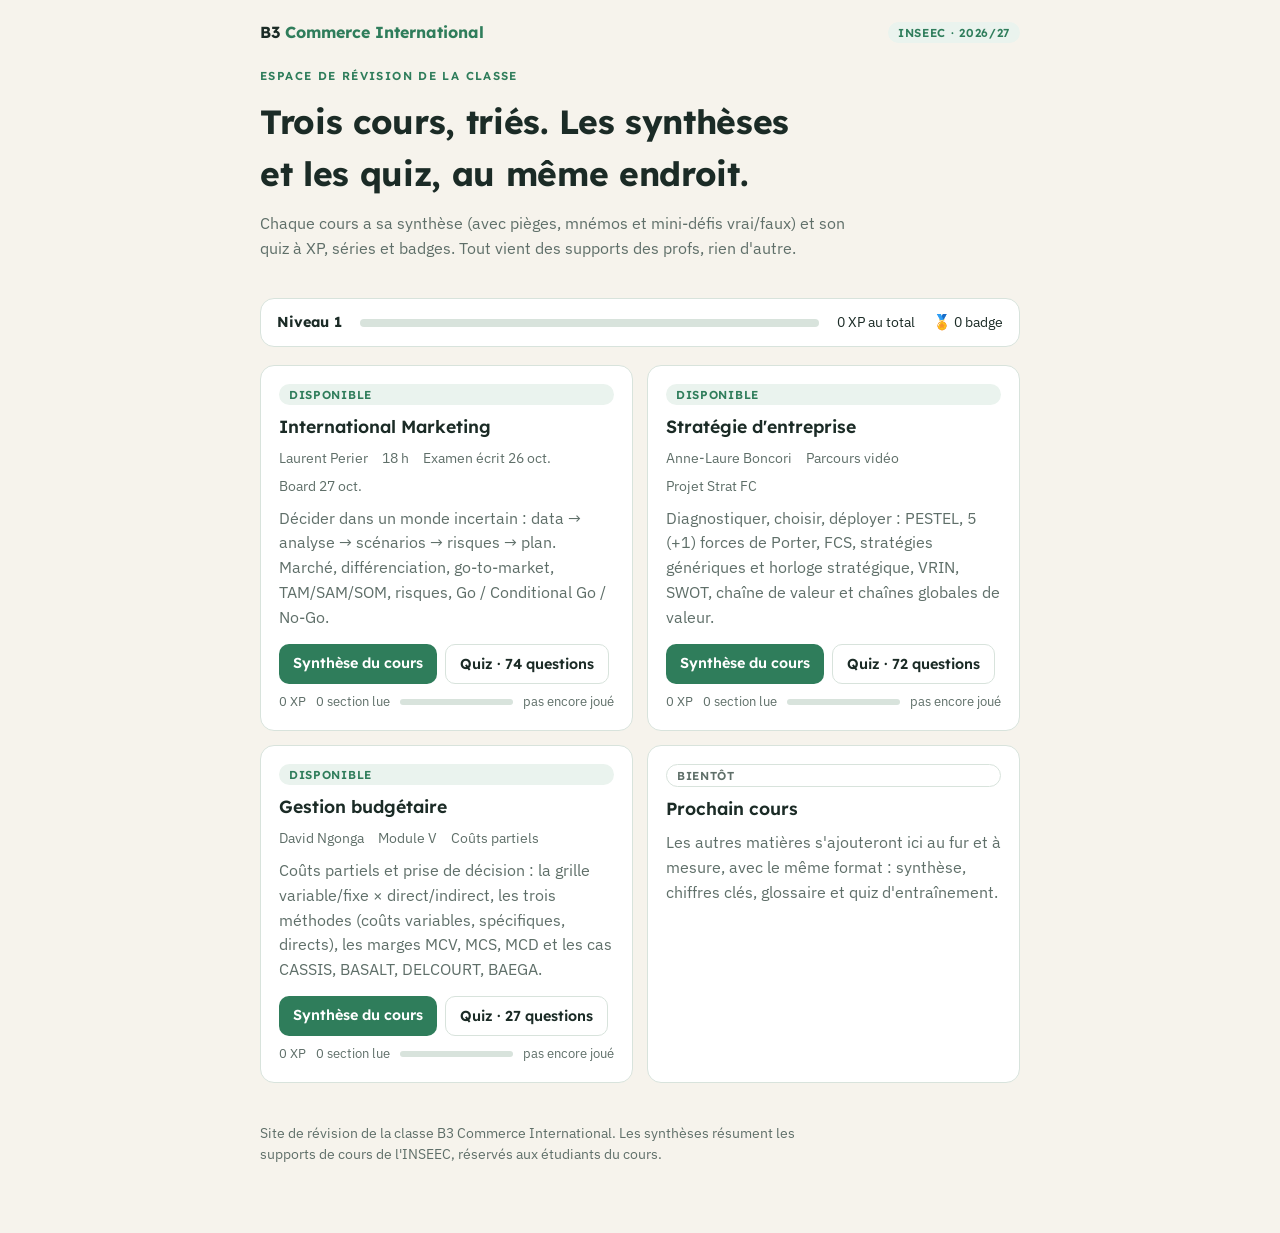
<file: index.html>
<!doctype html>
<html lang="fr">
<head>
<meta charset="utf-8">
<meta name="viewport" content="width=device-width, initial-scale=1, viewport-fit=cover">
<title>B3 Commerce International</title>
<link rel="stylesheet" href="https://fonts.googleapis.com/css2?family=Lexend:wght@500;600;700&family=IBM+Plex+Sans:wght@400;500;600&display=swap">
<link rel="stylesheet" href="site.css">
<style>
  .hero { display: grid; gap: 6px; margin-bottom: 26px; }
  .hero p { max-width: 60ch; }
  .course-meta { display: flex; flex-wrap: wrap; gap: 6px 14px; color: var(--muted); font-size: .88rem; }
  .steps { display: grid; gap: 6px; font-size: .92rem; color: var(--muted); margin: 0; padding-left: 18px; }
</style>
</head>
<body>
<div class="wrap">
  <nav class="top"><span class="brand">B3 <span>Commerce International</span></span><span class="tag">INSEEC · 2026/27</span></nav>

  <div class="hero">
    <div class="eyebrow">Espace de révision de la classe</div>
    <h1>Trois cours, triés. Les synthèses et les quiz, au même endroit.</h1>
    <p class="sub">Chaque cours a sa synthèse (avec pièges, mnémos et mini-défis vrai/faux) et son quiz à XP, séries et badges. Tout vient des supports des profs, rien d'autre.</p>
  </div>

  <div class="hubstats" id="hubstats"></div>

  <div class="cards">
    <article class="card" data-course="international-marketing">
      <span class="tag">Disponible</span>
      <h2>International Marketing</h2>
      <div class="course-meta"><span>Laurent Perier</span><span>18 h</span><span>Examen écrit 26 oct.</span><span>Board 27 oct.</span></div>
      <p class="sub" style="margin:0">Décider dans un monde incertain : data → analyse → scénarios → risques → plan. Marché, différenciation, go-to-market, TAM/SAM/SOM, risques, Go / Conditional Go / No-Go.</p>
      <div class="links">
        <a class="btn" href="international-marketing/synthese.html">Synthèse du cours</a>
        <a class="btn ghost" href="international-marketing/quiz.html">Quiz · 74 questions</a>
      </div>
      <div class="mini"></div>
    </article>

    <article class="card" data-course="strategie-entreprise">
      <span class="tag">Disponible</span>
      <h2>Stratégie d'entreprise</h2>
      <div class="course-meta"><span>Anne-Laure Boncori</span><span>Parcours vidéo</span><span>Projet Strat FC</span></div>
      <p class="sub" style="margin:0">Diagnostiquer, choisir, déployer : PESTEL, 5 (+1) forces de Porter, FCS, stratégies génériques et horloge stratégique, VRIN, SWOT, chaîne de valeur et chaînes globales de valeur.</p>
      <div class="links">
        <a class="btn" href="strategie-entreprise/synthese.html">Synthèse du cours</a>
        <a class="btn ghost" href="strategie-entreprise/quiz.html">Quiz · 72 questions</a>
      </div>
      <div class="mini"></div>
    </article>

    <article class="card" data-course="gestion-budgetaire">
      <span class="tag">Disponible</span>
      <h2>Gestion budgétaire</h2>
      <div class="course-meta"><span>David Ngonga</span><span>Module V</span><span>Coûts partiels</span></div>
      <p class="sub" style="margin:0">Coûts partiels et prise de décision : la grille variable/fixe × direct/indirect, les trois méthodes (coûts variables, spécifiques, directs), les marges MCV, MCS, MCD et les cas CASSIS, BASALT, DELCOURT, BAEGA.</p>
      <div class="links">
        <a class="btn" href="gestion-budgetaire/synthese.html">Synthèse du cours</a>
        <a class="btn ghost" href="gestion-budgetaire/quiz.html">Quiz · 27 questions</a>
      </div>
      <div class="mini"></div>
    </article>

    <article class="card">
      <span class="tag soon">Bientôt</span>
      <h2>Prochain cours</h2>
      <p class="sub" style="margin:0">Les autres matières s'ajouteront ici au fur et à mesure, avec le même format : synthèse, chiffres clés, glossaire et quiz d'entraînement.</p>
    </article>
  </div>

  <p class="foot">Site de révision de la classe B3 Commerce International. Les synthèses résument les supports de cours de l'INSEEC, réservés aux étudiants du cours.</p>
</div>
<script src="fun.js"></script>
</body>
</html>
</file>
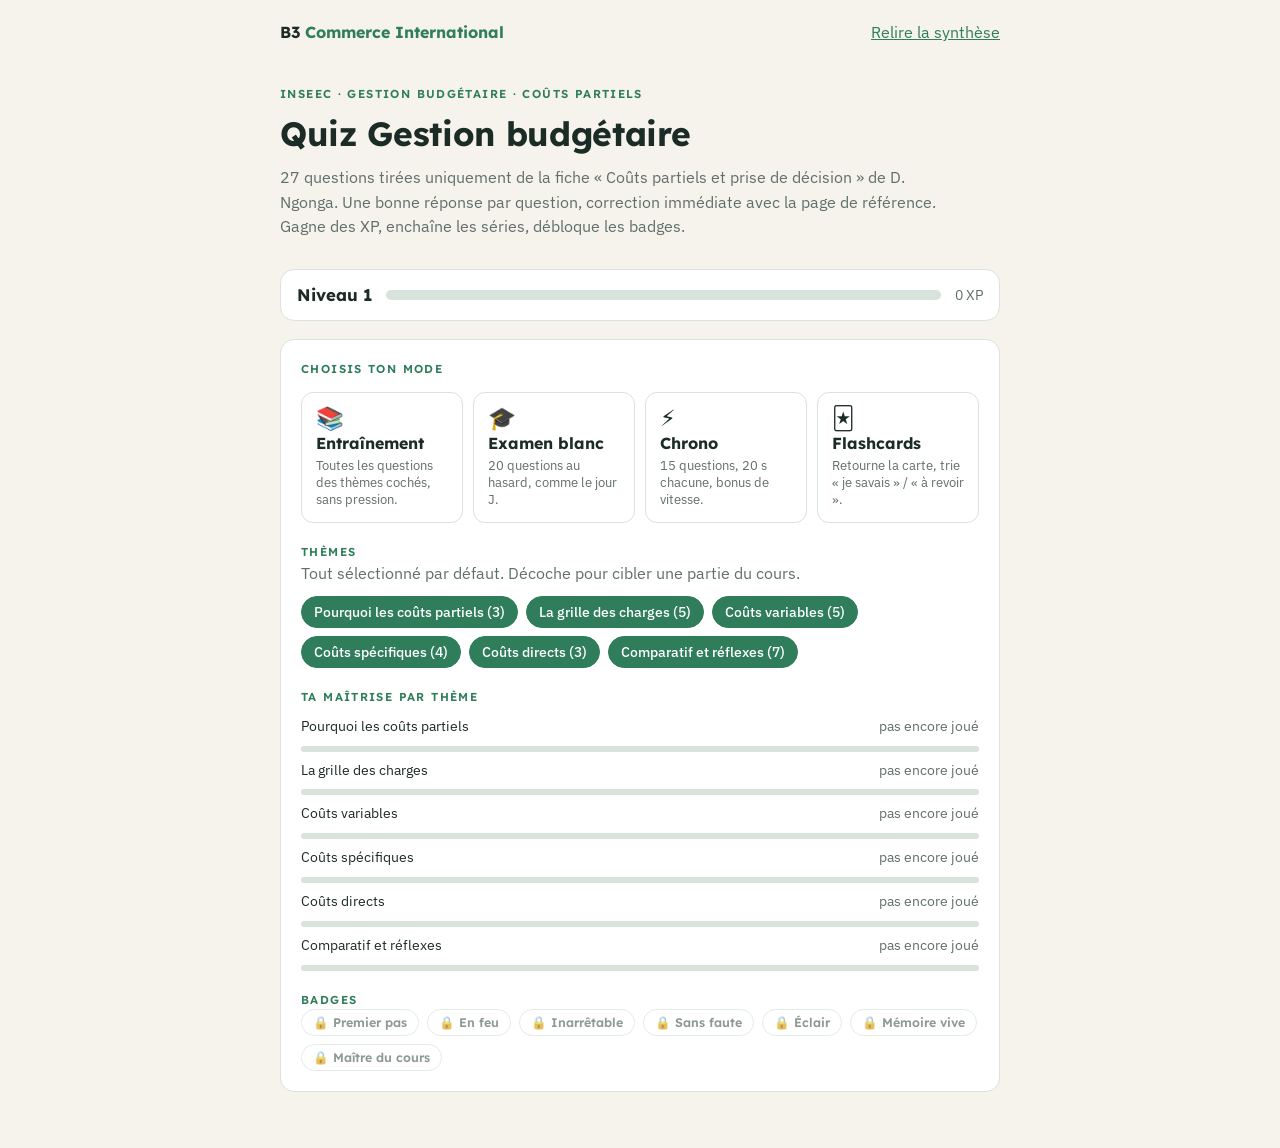
<file: gestion-budgetaire/quiz.html>
<!doctype html>
<html lang="fr">
<head>
<meta charset="utf-8">
<meta name="viewport" content="width=device-width, initial-scale=1, viewport-fit=cover">
<title>Quiz — Gestion budgétaire</title>
<link rel="stylesheet" href="https://fonts.googleapis.com/css2?family=Lexend:wght@500;600;700&family=IBM+Plex+Sans:wght@400;500;600&display=swap">
<link rel="stylesheet" href="../site.css">
<style>
/* Quiz layout: one card per question, XP bar and streak flame on top, modes as big tiles. */
.wrap { display: grid; gap: 18px; max-width: 720px; }
.hud { display: flex; gap: 14px; align-items: center; flex-wrap: wrap; background: var(--surface); border: 1px solid var(--line); border-radius: 14px; padding: 12px 16px; }
.hud .lvl { font-family: var(--display); font-weight: 700; font-size: 1.05rem; }
.hud .xpbar { flex: 1; min-width: 140px; height: 10px; background: var(--line); border-radius: 999px; overflow: hidden; }
.hud .xpbar i { display: block; height: 100%; background: linear-gradient(90deg, var(--accent), var(--warm)); width: 0; transition: width .4s; }
.hud .xp { font-size: .85rem; color: var(--muted); font-variant-numeric: tabular-nums; }
.badges { display: flex; flex-wrap: wrap; gap: 8px; }
.badge { display: inline-flex; align-items: center; gap: 6px; border: 1px solid var(--line); border-radius: 999px; padding: 5px 11px; font: 600 .78rem var(--display); background: var(--tint); color: var(--accent); }
.badge.locked { background: transparent; color: var(--muted); opacity: .7; }
.modes { display: grid; grid-template-columns: repeat(auto-fit, minmax(150px, 1fr)); gap: 10px; margin-top: 14px; }
.mode { text-align: left; background: var(--surface); border: 1px solid var(--line); border-radius: 12px; padding: 14px; cursor: pointer; color: var(--fg); font-family: var(--body); display: grid; gap: 4px; }
.mode:hover, .mode:focus-visible { border-color: var(--accent); }
.mode b { font-family: var(--display); font-size: 1rem; }
.mode small { color: var(--muted); font-size: .82rem; }
.mode .ic { font-size: 1.4rem; line-height: 1; }
.mastery { display: grid; gap: 8px; margin-top: 10px; }
.mrow { display: grid; grid-template-columns: 1fr auto; gap: 8px; align-items: center; font-size: .88rem; }
.mrow .bar { grid-column: 1 / -1; height: 6px; background: var(--line); border-radius: 999px; overflow: hidden; }
.mrow .bar i { display: block; height: 100%; background: var(--accent); }
.mrow .pct { color: var(--muted); font-variant-numeric: tabular-nums; }
.chips { display: flex; flex-wrap: wrap; gap: 8px; }
.chip { border: 1px solid var(--line); background: transparent; color: var(--fg); border-radius: 999px; padding: 6px 12px; font: 500 .85rem var(--body); cursor: pointer; }
.chip[aria-pressed="true"] { background: var(--accent); color: var(--accent-ink); border-color: var(--accent); }
.rail { height: 8px; background: var(--line); border-radius: 999px; overflow: hidden; }
.rail > i { display: block; height: 100%; width: 0; background: var(--accent); transition: width .25s; }
.meta { display: flex; justify-content: space-between; gap: 12px; font-size: .85rem; color: var(--muted); font-variant-numeric: tabular-nums; flex-wrap: wrap; align-items: center; }
.streak { font-family: var(--display); font-weight: 700; color: var(--warm); }
.streak.hot { animation: pop .3s; }
.timer { font-family: var(--display); font-weight: 700; color: var(--accent); min-width: 3ch; text-align: right; }
.timer.low { color: var(--warm); animation: pop .4s infinite alternate; }
@keyframes pop { from { transform: scale(1); } to { transform: scale(1.18); } }
.qtext { font-family: var(--display); font-weight: 600; font-size: 1.15rem; margin: 8px 0 16px; text-wrap: balance; }
.opts { display: grid; gap: 10px; }
.opt { display: grid; grid-template-columns: 32px 1fr; gap: 12px; align-items: start; text-align: left; width: 100%; background: transparent; color: var(--fg); border: 1px solid var(--line); border-radius: 10px; padding: 12px 14px; font: 400 .98rem var(--body); cursor: pointer; line-height: 1.45; transition: transform .12s; }
.opt:hover:not(:disabled) { border-color: var(--accent); transform: translateX(3px); }
.opt b { font-family: var(--display); color: var(--muted); }
.opt.ok { background: var(--ok-bg); border-color: var(--ok-fg); color: var(--ok-fg); } .opt.ok b { color: var(--ok-fg); }
.opt.ko { background: var(--ko-bg); border-color: var(--ko-fg); color: var(--ko-fg); animation: shake .35s; } .opt.ko b { color: var(--ko-fg); }
@keyframes shake { 0%,100% { transform: translateX(0); } 25% { transform: translateX(-6px); } 75% { transform: translateX(6px); } }
.opt:disabled { cursor: default; }
.feedback { margin-top: 14px; border-radius: 10px; padding: 12px 14px; font-size: .95rem; }
.feedback.ok { background: var(--ok-bg); color: var(--ok-fg); } .feedback.ko { background: var(--ko-bg); color: var(--ko-fg); }
.feedback .slide { display: inline-block; margin-top: 6px; font: 600 .78rem var(--display); letter-spacing: .06em; text-transform: uppercase; opacity: .85; }
.feedback .pts { float: right; font: 700 .95rem var(--display); }
.actions { display: flex; justify-content: space-between; gap: 10px; margin-top: 16px; flex-wrap: wrap; }
.score { text-align: center; }
.big { font-family: var(--display); font-size: clamp(2.6rem, 10vw, 4rem); font-weight: 700; line-height: 1; color: var(--accent); font-variant-numeric: tabular-nums; }
.verdict { font-size: 1.05rem; margin: 10px 0 4px; }
.newbadge { display: inline-block; margin: 8px 4px 0; padding: 8px 14px; border-radius: 999px; background: var(--warm); color: #fff; font: 700 .85rem var(--display); animation: pop .5s 3 alternate; }
.review { display: grid; gap: 8px; margin-top: 16px; text-align: left; }
.review details { border: 1px solid var(--line); border-radius: 10px; padding: 10px 12px; }
.review summary { cursor: pointer; font-weight: 500; }
.review summary.bad { color: var(--ko-fg); } .review summary.good { color: var(--ok-fg); }
.review p { margin: 8px 0 0; font-size: .92rem; color: var(--muted); }
/* Flashcards */
.fc { perspective: 1200px; min-height: 220px; cursor: pointer; }
.fc .inner { position: relative; width: 100%; min-height: 220px; transition: transform .5s; transform-style: preserve-3d; }
.fc.flipped .inner { transform: rotateY(180deg); }
.fc .face { position: absolute; inset: 0; backface-visibility: hidden; background: var(--surface); border: 1px solid var(--line); border-radius: 14px; padding: 22px; display: grid; place-content: center; text-align: center; gap: 8px; }
.fc .face.back { transform: rotateY(180deg); background: var(--tint); }
.fc .face .q { font-family: var(--display); font-weight: 600; font-size: 1.1rem; text-wrap: balance; }
.fc .face .hint { font-size: .8rem; color: var(--muted); }
.fc .face .a { font-family: var(--display); font-weight: 700; color: var(--accent); }
.fc .face .e { font-size: .92rem; color: var(--muted); }
canvas.confetti { position: fixed; inset: 0; pointer-events: none; z-index: 9; }
@media (prefers-reduced-motion: reduce) { .rail > i, .fc .inner, .hud .xpbar i { transition: none; } .opt.ko, .streak.hot, .timer.low, .newbadge { animation: none; } }
</style>
</head>
<body>
<canvas class="confetti" id="confetti" hidden></canvas>
<div class="wrap">
  <nav class="top"><a class="brand" href="../index.html">B3 <span>Commerce International</span></a><a href="synthese.html">Relire la synthèse</a></nav>
  <header>
    <div class="eyebrow">INSEEC · Gestion budgétaire · coûts partiels</div>
    <h1>Quiz Gestion budgétaire</h1>
    <p class="sub">27 questions tirées uniquement de la fiche « Coûts partiels et prise de décision » de D. Ngonga. Une bonne réponse par question, correction immédiate avec la page de référence. Gagne des XP, enchaîne les séries, débloque les badges.</p>
  </header>

  <div class="hud">
    <span class="lvl" id="lvl">Niveau 1</span>
    <div class="xpbar"><i id="xpfill"></i></div>
    <span class="xp" id="xptxt">0 XP</span>
  </div>

  <section class="panel" id="home">
    <div class="eyebrow">Choisis ton mode</div>
    <div class="modes">
      <button class="mode" id="startAll"><span class="ic">📚</span><b>Entraînement</b><small>Toutes les questions des thèmes cochés, sans pression.</small></button>
      <button class="mode" id="startExam"><span class="ic">🎓</span><b>Examen blanc</b><small>20 questions au hasard, comme le jour J.</small></button>
      <button class="mode" id="startChrono"><span class="ic">⚡</span><b>Chrono</b><small>15 questions, 20 s chacune, bonus de vitesse.</small></button>
      <button class="mode" id="startCards"><span class="ic">🃏</span><b>Flashcards</b><small>Retourne la carte, trie « je savais » / « à revoir ».</small></button>
    </div>
    <div class="eyebrow" style="margin-top:20px">Thèmes</div>
    <p class="sub" style="margin-bottom:10px">Tout sélectionné par défaut. Décoche pour cibler une partie du cours.</p>
    <div class="chips" id="chips"></div>
    <div class="eyebrow" style="margin-top:20px">Ta maîtrise par thème</div>
    <div class="mastery" id="mastery"></div>
    <div class="eyebrow" style="margin-top:20px">Badges</div>
    <div class="badges" id="badges"></div>
  </section>

  <section class="panel" id="quiz" hidden>
    <div class="meta"><span id="counter"></span><span id="theme"></span><span class="streak" id="streak"></span><span class="timer" id="timer" hidden></span></div>
    <div class="rail" style="margin:10px 0 6px"><i id="bar"></i></div>
    <p class="qtext" id="qtext"></p>
    <div class="opts" id="opts"></div>
    <div class="feedback" id="fb" hidden></div>
    <div class="actions">
      <button class="btn ghost" id="quit">Arrêter</button>
      <button class="btn" id="next" hidden>Question suivante</button>
    </div>
  </section>

  <section class="panel" id="cards" hidden>
    <div class="meta"><span id="ccounter"></span><span id="ctheme"></span><span id="cleft"></span></div>
    <div class="rail" style="margin:10px 0 14px"><i id="cbar"></i></div>
    <div class="fc" id="fc"><div class="inner"><div class="face front"><div class="q" id="cq"></div><div class="hint">Clique pour retourner</div></div><div class="face back"><div class="a" id="ca"></div><div class="e" id="ce"></div></div></div></div>
    <div class="actions">
      <button class="btn ghost" id="cquit">Arrêter</button>
      <span><button class="btn ghost" id="cagain">À revoir</button> <button class="btn" id="cknew">Je savais</button></span>
    </div>
  </section>

  <section class="panel score" id="result" hidden>
    <div class="eyebrow">Résultat</div>
    <div class="big" id="scoreBig"></div>
    <p class="verdict" id="verdict"></p>
    <p class="sub" id="scoreSub"></p>
    <div id="newbadges"></div>
    <div class="modes" style="grid-template-columns:repeat(auto-fit,minmax(140px,1fr))">
      <button class="btn" id="retryWrong" hidden>Rejouer mes erreurs</button>
      <button class="btn ghost" id="backHome">Retour aux modes</button>
    </div>
    <div class="review" id="review"></div>
  </section>
</div>
<script>
const COURSE = "gestion-budgetaire";
const BANK = [{"t":"Pourquoi les coûts partiels","q":"Quel est le reproche principal fait aux coûts complets ?","o":["Ils ignorent le chiffre d'affaires","L'affectation des charges indirectes est discutable et arbitraire","Ils ne donnent pas de coût de revient","Ils sont trop rapides"],"a":1,"e":"L'unité d'œuvre passe encore, l'assiette de frais est arbitraire.","s":"Synthèse p.2"},{"t":"Pourquoi les coûts partiels","q":"Pour quel horizon les coûts partiels sont-ils adaptés ?","o":["Long terme","Court terme : sous-traiter, abandonner un produit, ajuster un prix","Fixer un prix de vente qui couvre tout","Les comptes annuels"],"a":1,"e":"Fixer un prix qui couvre tout relève des coûts complets.","s":"Synthèse p.2 et p.15"},{"t":"Pourquoi les coûts partiels","q":"Quelle nouvelle lecture des charges apportent les coûts partiels ?","o":["Directes / indirectes uniquement","Variables / fixes, et plus seulement directes / indirectes","Fixes / exceptionnelles","Internes / externes"],"a":1,"e":"Chaque charge porte deux étiquettes : variable ou fixe, directe ou indirecte.","s":"Synthèse p.2-3"},{"t":"La grille des charges","q":"Le salaire du directeur de production du produit A est une charge :","o":["Variable directe","Fixe directe","Fixe indirecte","Variable indirecte"],"a":1,"e":"Elle est constante et rattachée sans ambiguïté à un produit.","s":"Synthèse p.3"},{"t":"La grille des charges","q":"Le salaire du DG est une charge :","o":["Fixe directe","Fixe indirecte","Variable directe","Variable indirecte"],"a":1,"e":"Il travaille pour tous les produits.","s":"Synthèse p.3 et p.16"},{"t":"La grille des charges","q":"L'énergie partagée entre les produits est une charge :","o":["Variable indirecte","Fixe directe","Variable directe","Fixe indirecte"],"a":0,"e":"Elle bouge avec l'activité mais est commune à tous.","s":"Synthèse p.3"},{"t":"La grille des charges","q":"Les matières premières et une commission par vente sont des charges :","o":["Fixes indirectes","Variables directes","Fixes directes","Variables indirectes"],"a":1,"e":"Elles varient avec l'activité et se rattachent à un produit.","s":"Synthèse p.3"},{"t":"La grille des charges","q":"Dans le compte de résultat différentiel, de quoi part-on ?","o":["Du coût de revient","Du chiffre d'affaires","Des charges fixes","Du résultat"],"a":1,"e":"On retire seulement les coûts qu'on sait imputer, pour obtenir une marge par produit et un résultat global.","s":"Synthèse p.4"},{"t":"Coûts variables","q":"Comment se calcule la marge sur coûts variables (MCV) ?","o":["CA − coûts fixes","CA − coûts variables","CA − coûts directs","CA − coût de revient"],"a":1,"e":"Puis MCV totale − coûts fixes en bloc = résultat global.","s":"Synthèse p.6"},{"t":"Coûts variables","q":"Un produit a une MCV positive : que fait-on ?","o":["On l'abandonne","On le garde : il aide à payer les charges fixes","On augmente son prix","On le sous-traite"],"a":1,"e":"MCV ≤ 0 → abandon à court terme.","s":"Synthèse p.6"},{"t":"Coûts variables","q":"Dans l'exemple CASSIS, quelle est la MCV de la chaise B ?","o":["−8 000 €","+22 500 €","+60 000 €","+12 000 €"],"a":1,"e":"B perd 8 000 € en coûts complets mais rapporte 22 500 € de marge ; sans elle, A seule (60 000) ne couvre pas 70 500 € de CF.","s":"Synthèse p.7"},{"t":"Coûts variables","q":"Dans le cas BASALT, pourquoi garde-t-on la République tchèque ?","o":["Son CA est le plus élevé","Sa MCV est positive (+31 500 €) ; son déficit venait d'une répartition contestable des CF","Elle a le plus de séjours","Le résultat global augmente"],"a":1,"e":"Résultat global inchangé : 58 200 €.","s":"Synthèse p.8"},{"t":"Coûts variables","q":"Quelle limite de la méthode des coûts variables est citée ?","o":["Elle ne donne plus de résultat par produit, seulement global","Elle ignore le CA","Elle est réservée au long terme","Elle impute les charges fixes"],"a":0,"e":"Évaluer les charges variables indirectes demande aussi de l'expertise.","s":"Synthèse p.6"},{"t":"Coûts spécifiques","q":"Le coût spécifique d'un produit, c'est :","o":["Ses coûts variables seuls","Ses coûts variables + ses coûts fixes directs","Tous ses coûts","Ses coûts fixes indirects"],"a":1,"e":"CA − CV = MCV ; MCV − CF directes = MCS.","s":"Synthèse p.9-10"},{"t":"Coûts spécifiques","q":"Une MCS négative conduit à :","o":["Garder le produit","Restructurer (réduire les CF directes) ou abandonner","Augmenter la production","Répartir les CF communes"],"a":1,"e":"Les charges fixes directes disparaissent avec le produit.","s":"Synthèse p.10"},{"t":"Coûts spécifiques","q":"Dans le cas DELCOURT, quelle est la MCS du modèle ALBER ?","o":["+275 000 €","−40 550 €","+118 000 €","+31 750 €"],"a":1,"e":"MCV +275 000 − CF directes 315 550 = −40 550 € : restructurer ALBER ou l'abandonner.","s":"Synthèse p.11"},{"t":"Coûts spécifiques","q":"Dans DELCOURT, le résultat global de l'entreprise est :","o":["+77 450 €","+31 750 €","+118 000 €","−40 550 €"],"a":1,"e":"MCS totale 77 450 − CF communes 45 700 = 31 750 €.","s":"Synthèse p.11"},{"t":"Coûts directs","q":"Dans la méthode des coûts directs, on impute :","o":["Seulement les coûts variables","Tout ce qui est direct (variable ou fixe), rien d'indirect","Tout ce qui est fixe","Les coûts indirects"],"a":1,"e":"CA − coûts directs = MCD ; MCD − coûts indirects (en bloc) = résultat global.","s":"Synthèse p.12-13"},{"t":"Coûts directs","q":"Quand la méthode des coûts directs est-elle idéale ?","o":["Quand il n'y a pas de charges fixes","Quand les charges indirectes pèsent lourd et qu'on ne sait pas les répartir","Quand tous les coûts sont variables","Pour fixer un prix"],"a":1,"e":"Exemple BAEGA : MCD +30 000 et +25 000, résultat +12 000 €.","s":"Synthèse p.13"},{"t":"Coûts directs","q":"Dans l'exemple BAEGA, la MCD de la montre A est :","o":["+25 000 €","+30 000 €","+55 000 €","+12 000 €"],"a":1,"e":"120 000 − 90 000 = 30 000 € ; montre B : 112 500 − 87 500 = 25 000 €.","s":"Synthèse p.13"},{"t":"Comparatif et réflexes","q":"Quelle marge décide dans chacune des trois méthodes ?","o":["MCV, MCS, MCD","MCD, MCV, MCS","Résultat, MCV, MCS","MCS, MCD, MCV"],"a":0,"e":"Coûts variables → MCV ; coûts spécifiques → MCS ; coûts directs → MCD.","s":"Synthèse p.14"},{"t":"Comparatif et réflexes","q":"Quand privilégier la méthode des coûts spécifiques ?","o":["Quand on ne sait rien répartir","Quand on sait identifier des charges fixes directes par produit","Quand il n'y a que des charges variables","Pour les comptes annuels"],"a":1,"e":"Coûts variables : beaucoup de CF indirectes impossibles à répartir ; coûts directs : charges indirectes lourdes.","s":"Synthèse p.14"},{"t":"Comparatif et réflexes","q":"Entre coûts complets, variables, spécifiques et directs, le résultat global…","o":["Change selon la méthode","Ne change jamais, seule la ventilation change","Est toujours nul","Est le plus élevé en coûts directs"],"a":1,"e":"Même total : 12 000 € chez CASSIS, COMM1 et BAEGA.","s":"Synthèse p.15"},{"t":"Comparatif et réflexes","q":"Un texte donne le « coût de revient » de chaque produit. De quelle méthode s'agit-il ?","o":["Coûts variables","Coûts complets","Coûts spécifiques","Coûts directs"],"a":1,"e":"Pour les coûts partiels il faut la répartition variable / fixe ou direct / indirect.","s":"Synthèse p.15-16"},{"t":"Comparatif et réflexes","q":"« Charges fixes globales, non imputables, communes » désigne des charges :","o":["Directes","Indirectes","Variables","De production"],"a":1,"e":"« Charges fixes de production du modèle X » → directes.","s":"Synthèse p.15"},{"t":"Comparatif et réflexes","q":"Un produit a une MCV de +5 000 € mais un résultat de −3 000 € en coûts complets. On le supprime ?","o":["Oui, il est déficitaire","Non : sa marge couvre une partie des CF communes, le supprimer aggraverait le résultat","Oui, si son CA est faible","On ne peut pas savoir"],"a":1,"e":"Une marge positive = on garde.","s":"Synthèse p.16"},{"t":"Comparatif et réflexes","q":"Quel est le module suivant annoncé ?","o":["Les coûts complets","Seuil de rentabilité et risque d'exploitation","Le budget de trésorerie","Les écarts sur charges"],"a":1,"e":"Fin de la fiche : « Module suivant : seuil de rentabilité et risque d'exploitation ».","s":"Synthèse p.17"}];
const THEMES = [...new Set(BANK.map(q => q.t))];
const $ = id => document.getElementById(id);
const ls = { get(k){ try { return JSON.parse(localStorage.getItem("b3:" + COURSE + ":" + k)); } catch(e){ return null; } }, set(k,v){ try { localStorage.setItem("b3:" + COURSE + ":" + k, JSON.stringify(v)); } catch(e){} } };
const BADGES = [
  ["first", "Premier pas", "Terminer une série"],
  ["streak5", "En feu", "5 bonnes réponses d'affilée"],
  ["streak10", "Inarrêtable", "10 bonnes réponses d'affilée"],
  ["perfect", "Sans faute", "Un examen blanc à 20/20"],
  ["chrono", "Éclair", "Un chrono à 12/15 ou plus"],
  ["cards", "Mémoire vive", "Une session de flashcards terminée"],
  ["master", "Maître du cours", "80 % de maîtrise sur tous les thèmes"],
];
const PRAISE = ["Exact.", "Bien joué.", "Tu gères.", "Propre.", "Oui !", "Nickel.", "C'est ça."];
const NOPE = ["Pas tout à fait.", "Raté, mais tu la retiendras.", "Presque.", "Non, regarde bien :"];
let selected = new Set(THEMES), queue = [], idx = 0, score = 0, wrong = [], mode = "all", streak = 0, maxStreak = 0, pts = 0, tStart = 0, tick = null, tLeft = 0;
let stats = ls.get("stats") || {}, xp = ls.get("xp") || 0, earned = new Set(ls.get("badges") || []), gained = [];

function level(x){ return Math.floor(Math.sqrt(x / 60)) + 1; }
function renderHud(){
  const l = level(xp), lo = (l - 1) ** 2 * 60, hi = l ** 2 * 60;
  $("lvl").textContent = "Niveau " + l; $("xptxt").textContent = xp + " XP";
  $("xpfill").style.width = Math.round((xp - lo) / (hi - lo) * 100) + "%";
}
function renderChips(){
  $("chips").innerHTML = "";
  THEMES.forEach(t => {
    const n = BANK.filter(q => q.t === t).length;
    const b = document.createElement("button");
    b.className = "chip"; b.type = "button"; b.textContent = `${t} (${n})`;
    b.setAttribute("aria-pressed", selected.has(t));
    b.onclick = () => { selected.has(t) ? selected.delete(t) : selected.add(t); if (!selected.size) selected.add(t); renderChips(); };
    $("chips").appendChild(b);
  });
  const m = $("mastery"); m.innerHTML = "";
  THEMES.forEach(t => {
    const s = stats[t] || { ok: 0, n: 0 }; const p = s.n ? Math.round(s.ok / s.n * 100) : 0;
    const d = document.createElement("div"); d.className = "mrow";
    d.innerHTML = `<span></span><span class="pct">${s.n ? p + " % · " + s.n + " rép." : "pas encore joué"}</span><div class="bar"><i style="width:${p}%"></i></div>`;
    d.firstChild.textContent = t; m.appendChild(d);
  });
  const bd = $("badges"); bd.innerHTML = "";
  BADGES.forEach(([id, name, how]) => { const s = document.createElement("span"); s.className = "badge" + (earned.has(id) ? "" : " locked"); s.title = how; s.textContent = (earned.has(id) ? "🏅 " : "🔒 ") + name; bd.appendChild(s); });
  renderHud();
}
function shuffle(a){ for (let i = a.length - 1; i > 0; i--) { const j = Math.floor(Math.random() * (i + 1)); [a[i], a[j]] = [a[j], a[i]]; } return a; }
function pool(){ return BANK.filter(q => selected.has(q.t)); }
function award(id){ if (!earned.has(id)) { earned.add(id); gained.push(id); ls.set("badges", [...earned]); } }
function start(list, m){
  mode = m; queue = list; idx = 0; score = 0; wrong = []; streak = 0; maxStreak = 0; pts = 0; gained = [];
  $("home").hidden = true; $("result").hidden = true; $("cards").hidden = true; $("quiz").hidden = false;
  $("timer").hidden = mode !== "chrono";
  show();
}
function show(){
  const q = queue[idx];
  $("counter").textContent = `Question ${idx + 1} / ${queue.length}`;
  $("theme").textContent = q.t;
  $("streak").textContent = streak >= 2 ? `🔥 ×${streak}` : "";
  $("bar").style.width = (idx / queue.length * 100) + "%";
  $("qtext").textContent = q.q;
  $("fb").hidden = true; $("next").hidden = true;
  const opts = $("opts"); opts.innerHTML = "";
  q.o.forEach((o, i) => {
    const b = document.createElement("button"); b.className = "opt"; b.type = "button";
    b.innerHTML = `<b>${"ABCD"[i]}</b><span></span>`; b.lastChild.textContent = o;
    b.onclick = () => answer(i);
    opts.appendChild(b);
  });
  tStart = Date.now();
  if (mode === "chrono") { tLeft = 20; $("timer").textContent = tLeft + " s"; $("timer").className = "timer"; clearInterval(tick); tick = setInterval(() => { tLeft--; $("timer").textContent = tLeft + " s"; if (tLeft <= 5) $("timer").className = "timer low"; if (tLeft <= 0) { clearInterval(tick); answer(-1); } }, 1000); }
  window.scrollTo({ top: 0, behavior: "smooth" });
}
function answer(i){
  clearInterval(tick);
  const q = queue[idx]; const btns = [...$("opts").children];
  btns.forEach((b, j) => { b.disabled = true; if (j === q.a) b.classList.add("ok"); else if (j === i) b.classList.add("ko"); });
  const good = i === q.a; const secs = (Date.now() - tStart) / 1000;
  const s = stats[q.t] || { ok: 0, n: 0 }; s.n++; if (good) s.ok++; stats[q.t] = s; ls.set("stats", stats);
  let p = 0;
  if (good) { score++; streak++; maxStreak = Math.max(maxStreak, streak); p = 10 + Math.min(streak - 1, 5) * 2 + (mode === "chrono" && secs < 8 ? 5 : 0); }
  else { streak = 0; wrong.push(q); }
  pts += p; xp += p; ls.set("xp", xp); renderHud();
  if (streak === 5) award("streak5"); if (streak === 10) award("streak10");
  $("streak").textContent = streak >= 2 ? `🔥 ×${streak}` : ""; $("streak").className = "streak" + (streak >= 3 ? " hot" : "");
  const fb = $("fb"); fb.hidden = false; fb.className = "feedback " + (good ? "ok" : "ko");
  const head = good ? PRAISE[Math.floor(Math.random() * PRAISE.length)] : (i < 0 ? "Temps écoulé ! La bonne réponse était " + "ABCD"[q.a] + "." : NOPE[Math.floor(Math.random() * NOPE.length)] + " La bonne réponse est " + "ABCD"[q.a] + ".");
  fb.innerHTML = `<span class="pts">${good ? "+" + p + " XP" : ""}</span><strong>${head}</strong> <span></span><br><span class="slide">Source : ${q.s}</span>`;
  fb.querySelector("span:not(.pts)").textContent = q.e;
  if (good && streak >= 3) burst(12);
  $("next").hidden = false; $("next").textContent = idx + 1 < queue.length ? "Question suivante" : "Voir le résultat";
  $("next").focus();
}
$("next").onclick = () => { idx++; idx < queue.length ? show() : finish(); };
$("quit").onclick = () => { clearInterval(tick); $("quiz").hidden = true; $("home").hidden = false; renderChips(); };
function finish(){
  $("quiz").hidden = true; $("result").hidden = false;
  const n = queue.length, pct = Math.round(score / n * 100);
  award("first");
  if (mode === "exam" && score === 20) award("perfect");
  if (mode === "chrono" && score >= 12) award("chrono");
  if (THEMES.every(t => stats[t] && stats[t].n >= 5 && stats[t].ok / stats[t].n >= .8)) award("master");
  $("scoreBig").textContent = `${score} / ${n}`;
  $("verdict").textContent = pct === 100 ? "Parfait. Rien à redire." : pct >= 90 ? "Tu es prêt pour l'examen." : pct >= 70 ? "Solide. Revois les thèmes en rouge ci-dessous." : pct >= 50 ? "Ça passe, mais relis les parties citées avant l'examen." : "Reprends la synthèse thème par thème, puis rejoue tes erreurs.";
  $("scoreSub").textContent = `${pct} % · +${pts} XP · meilleure série ${maxStreak} · ${wrong.length} erreur${wrong.length > 1 ? "s" : ""}`;
  const nb = $("newbadges"); nb.innerHTML = "";
  gained.forEach(id => { const b = BADGES.find(x => x[0] === id); const s = document.createElement("span"); s.className = "newbadge"; s.textContent = "🏅 Nouveau badge : " + b[1]; nb.appendChild(s); });
  if (pct >= 70 || gained.length) burst(pct >= 90 ? 120 : 60);
  $("retryWrong").hidden = !wrong.length;
  const rv = $("review"); rv.innerHTML = "";
  queue.forEach((q, k) => {
    const d = document.createElement("details"); const bad = wrong.includes(q);
    const s = document.createElement("summary"); s.className = bad ? "bad" : "good"; s.textContent = `${k + 1}. ${q.q}`;
    const p = document.createElement("p"); p.textContent = `Réponse ${"ABCD"[q.a]} : ${q.o[q.a]} — ${q.e} (source : ${q.s})`;
    d.append(s, p); if (bad) d.open = true; rv.appendChild(d);
  });
  window.scrollTo({ top: 0, behavior: "smooth" });
}
$("retryWrong").onclick = () => start(shuffle([...wrong]), "retry");
$("backHome").onclick = () => { $("result").hidden = true; $("home").hidden = false; renderChips(); };
$("startAll").onclick = () => start(pool(), "all");
$("startExam").onclick = () => start(shuffle(pool()).slice(0, 20), "exam");
$("startChrono").onclick = () => start(shuffle(pool()).slice(0, 15), "chrono");

/* Flashcards */
let cq = [], ci = 0, cagain = [], cround = 1, cflipped = false;
function cstart(list){ cq = list; ci = 0; cagain = []; cflipped = false; $("home").hidden = true; $("cards").hidden = false; cshow(); }
function cshow(){
  const q = cq[ci]; $("fc").classList.remove("flipped"); cflipped = false;
  $("ccounter").textContent = `Carte ${ci + 1} / ${cq.length}`; $("ctheme").textContent = q.t; $("cleft").textContent = cround > 1 ? `Tour ${cround}` : "";
  $("cbar").style.width = (ci / cq.length * 100) + "%";
  $("cq").textContent = q.q; $("ca").textContent = q.o[q.a]; $("ce").textContent = q.e;
}
$("fc").onclick = () => { cflipped = !cflipped; $("fc").classList.toggle("flipped", cflipped); };
function cnext(knew){
  if (!knew) cagain.push(cq[ci]); else { xp += 3; ls.set("xp", xp); renderHud(); }
  ci++;
  if (ci < cq.length) cshow();
  else if (cagain.length) { cq = shuffle(cagain); cagain = []; ci = 0; cround++; cshow(); }
  else { award("cards"); burst(60); $("cards").hidden = true; $("home").hidden = false; renderChips(); alertDone(); }
}
function alertDone(){ const h = $("home"); const p = document.createElement("p"); p.className = "sub"; p.textContent = "Flashcards terminées, toutes les cartes sont connues. Belle mémoire."; h.prepend(p); setTimeout(() => p.remove(), 6000); }
$("cknew").onclick = () => cnext(true); $("cagain").onclick = () => cnext(false);
$("cquit").onclick = () => { $("cards").hidden = true; $("home").hidden = false; renderChips(); };
$("startCards").onclick = () => { cround = 1; cstart(shuffle(pool())); };

/* Confetti */
function burst(n){
  if (matchMedia("(prefers-reduced-motion: reduce)").matches) return;
  const c = $("confetti"); c.hidden = false; c.width = innerWidth; c.height = innerHeight; const ctx = c.getContext("2d");
  const cols = ["#2f7d5b", "#e8694f", "#f2c14e", "#5cc08f", "#ffffff"];
  const ps = Array.from({ length: n }, () => ({ x: innerWidth / 2 + (Math.random() - .5) * 200, y: innerHeight * .35, vx: (Math.random() - .5) * 12, vy: -Math.random() * 10 - 4, r: 4 + Math.random() * 5, c: cols[Math.floor(Math.random() * cols.length)], a: Math.random() * 6 }));
  let f = 0; (function step(){ ctx.clearRect(0, 0, c.width, c.height); ps.forEach(p => { p.x += p.vx; p.y += p.vy; p.vy += .35; p.a += .2; ctx.save(); ctx.translate(p.x, p.y); ctx.rotate(p.a); ctx.fillStyle = p.c; ctx.fillRect(-p.r / 2, -p.r / 2, p.r, p.r * .6); ctx.restore(); }); if (++f < 70) requestAnimationFrame(step); else { ctx.clearRect(0, 0, c.width, c.height); c.hidden = true; } })();
}
renderChips();
</script>
</body>
</html>
</file>
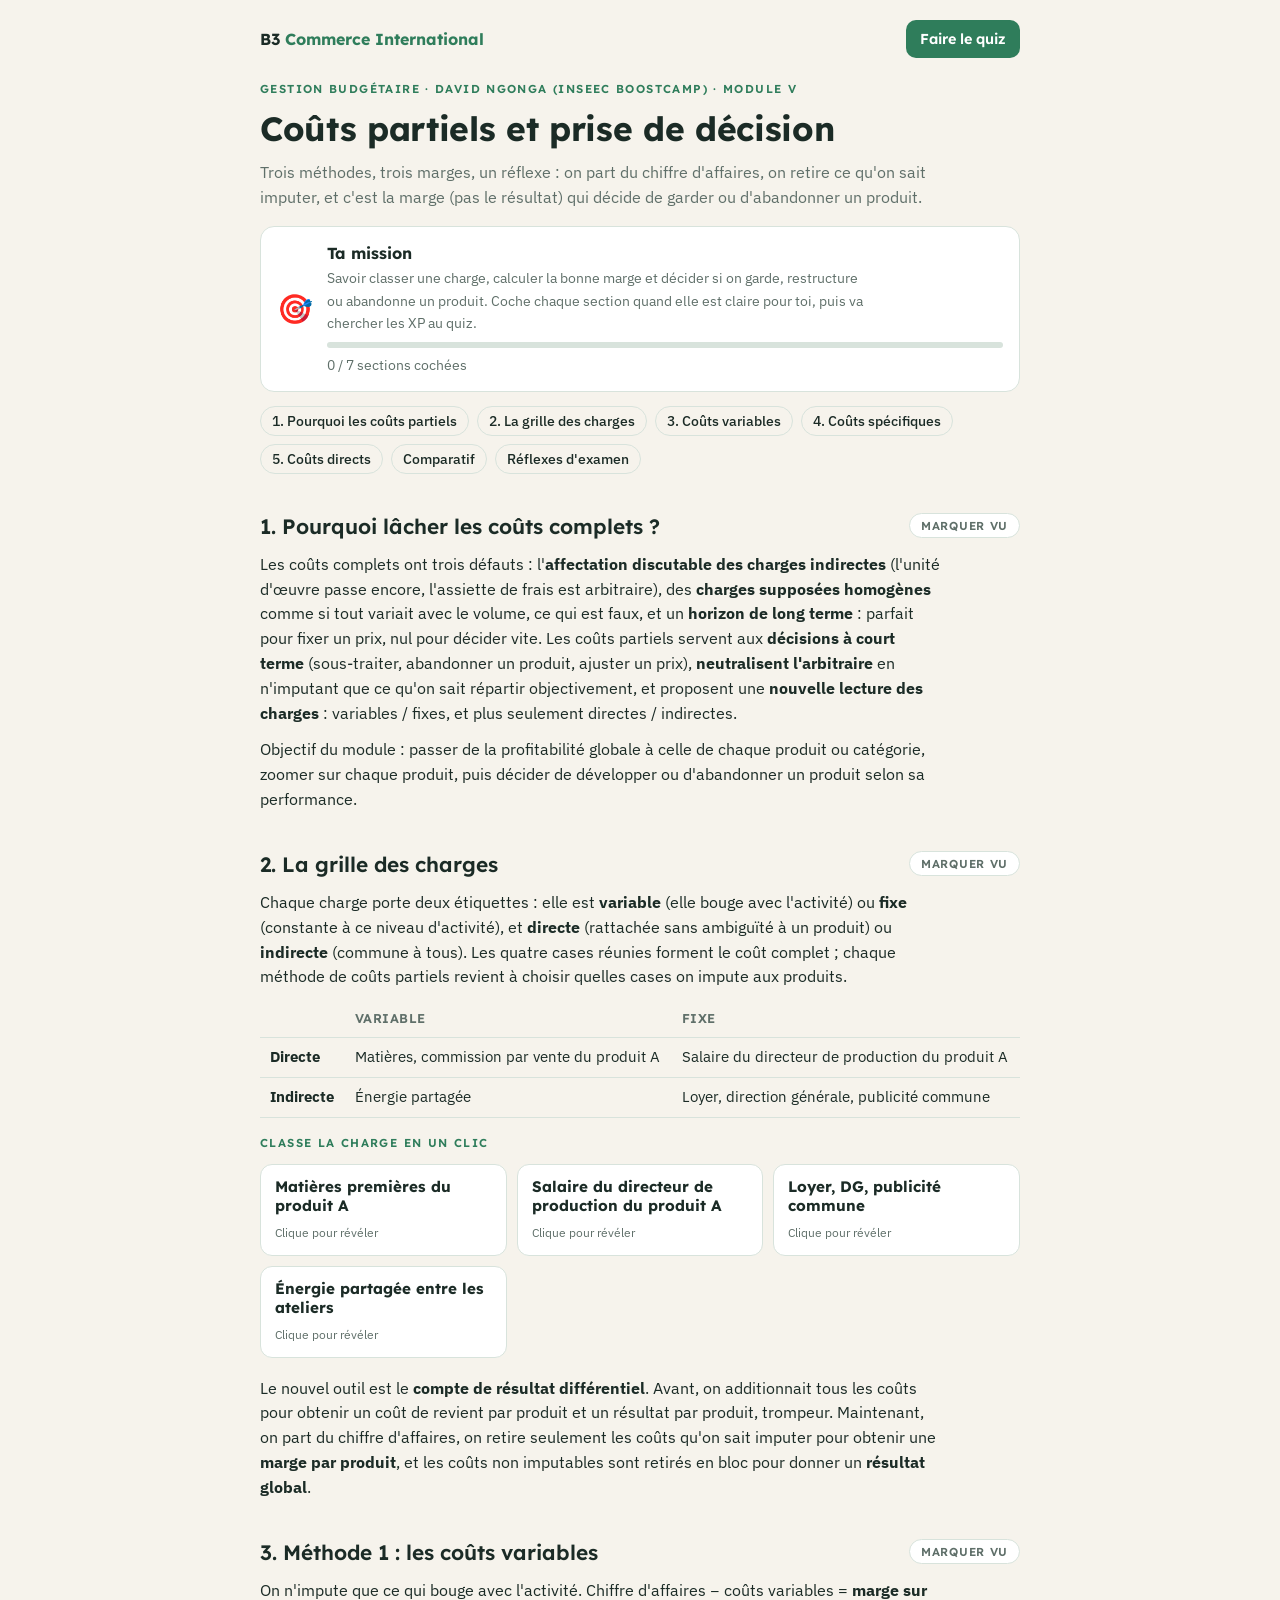
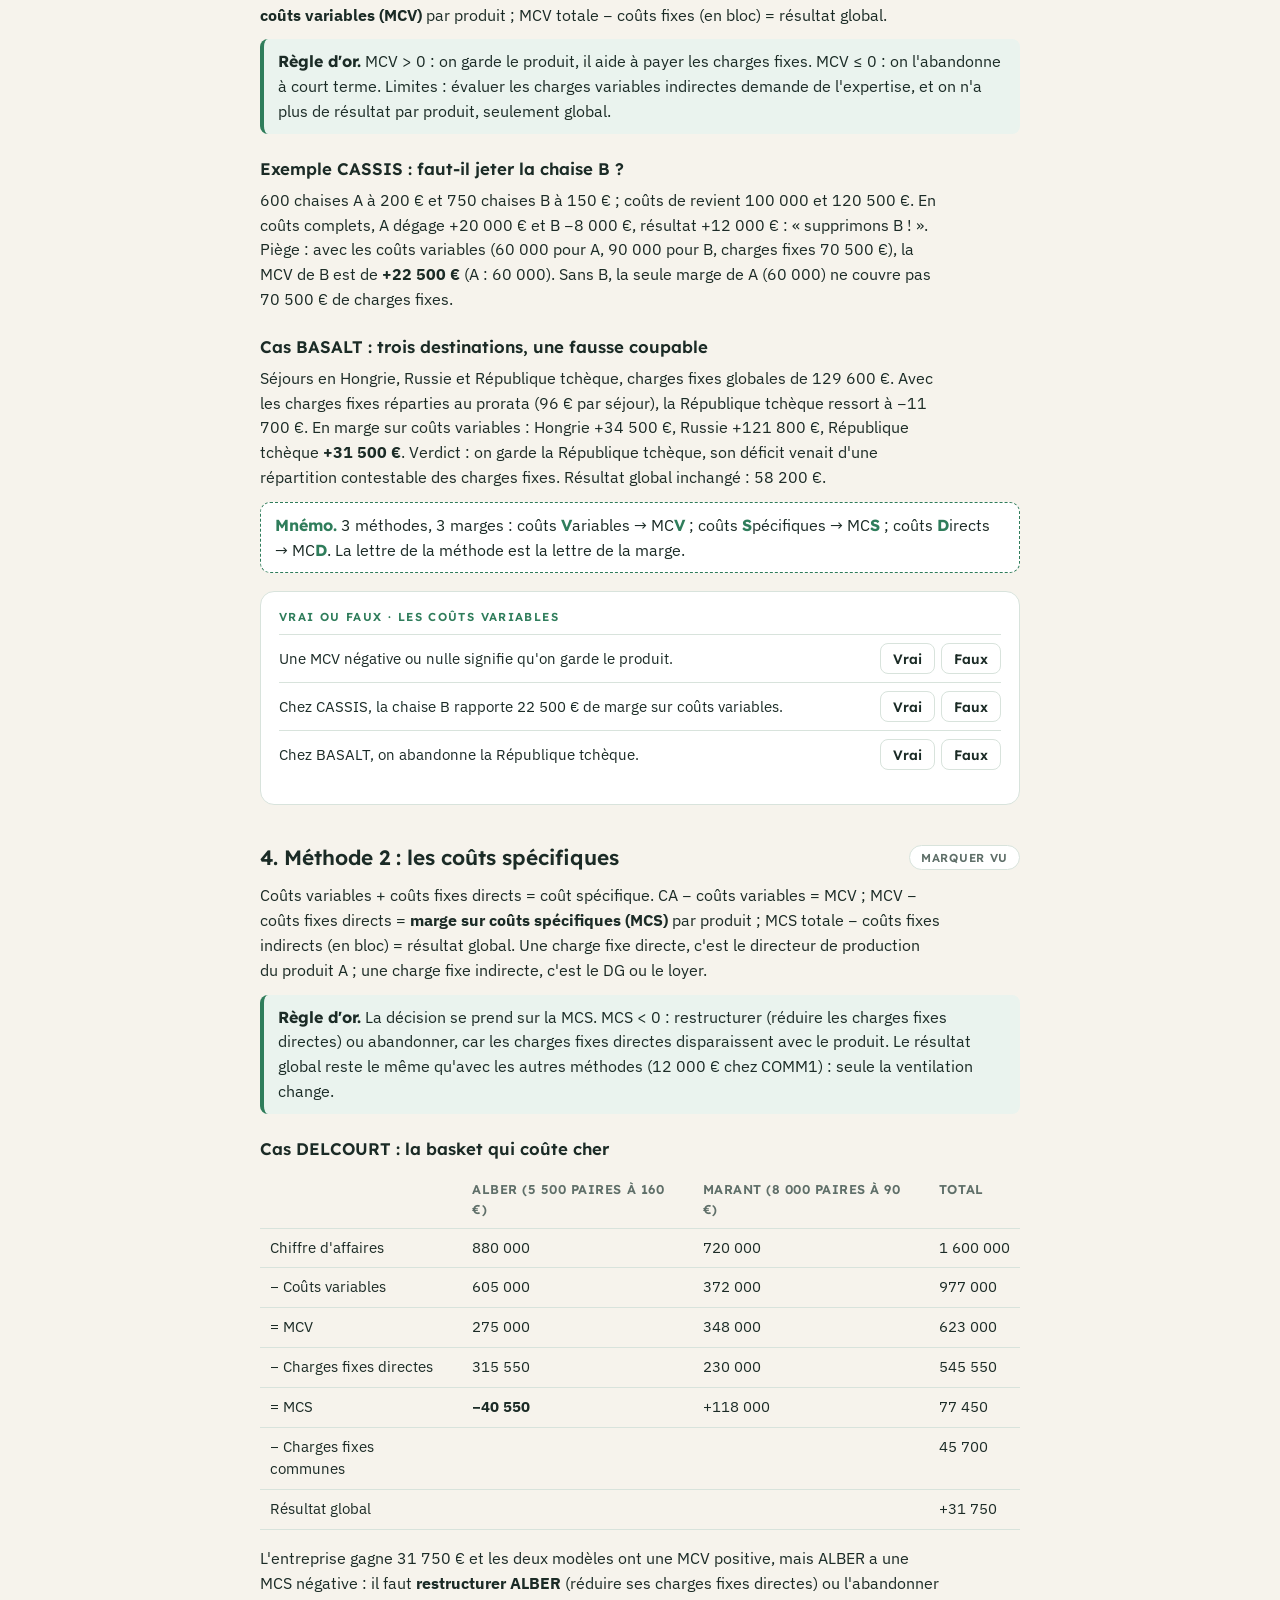
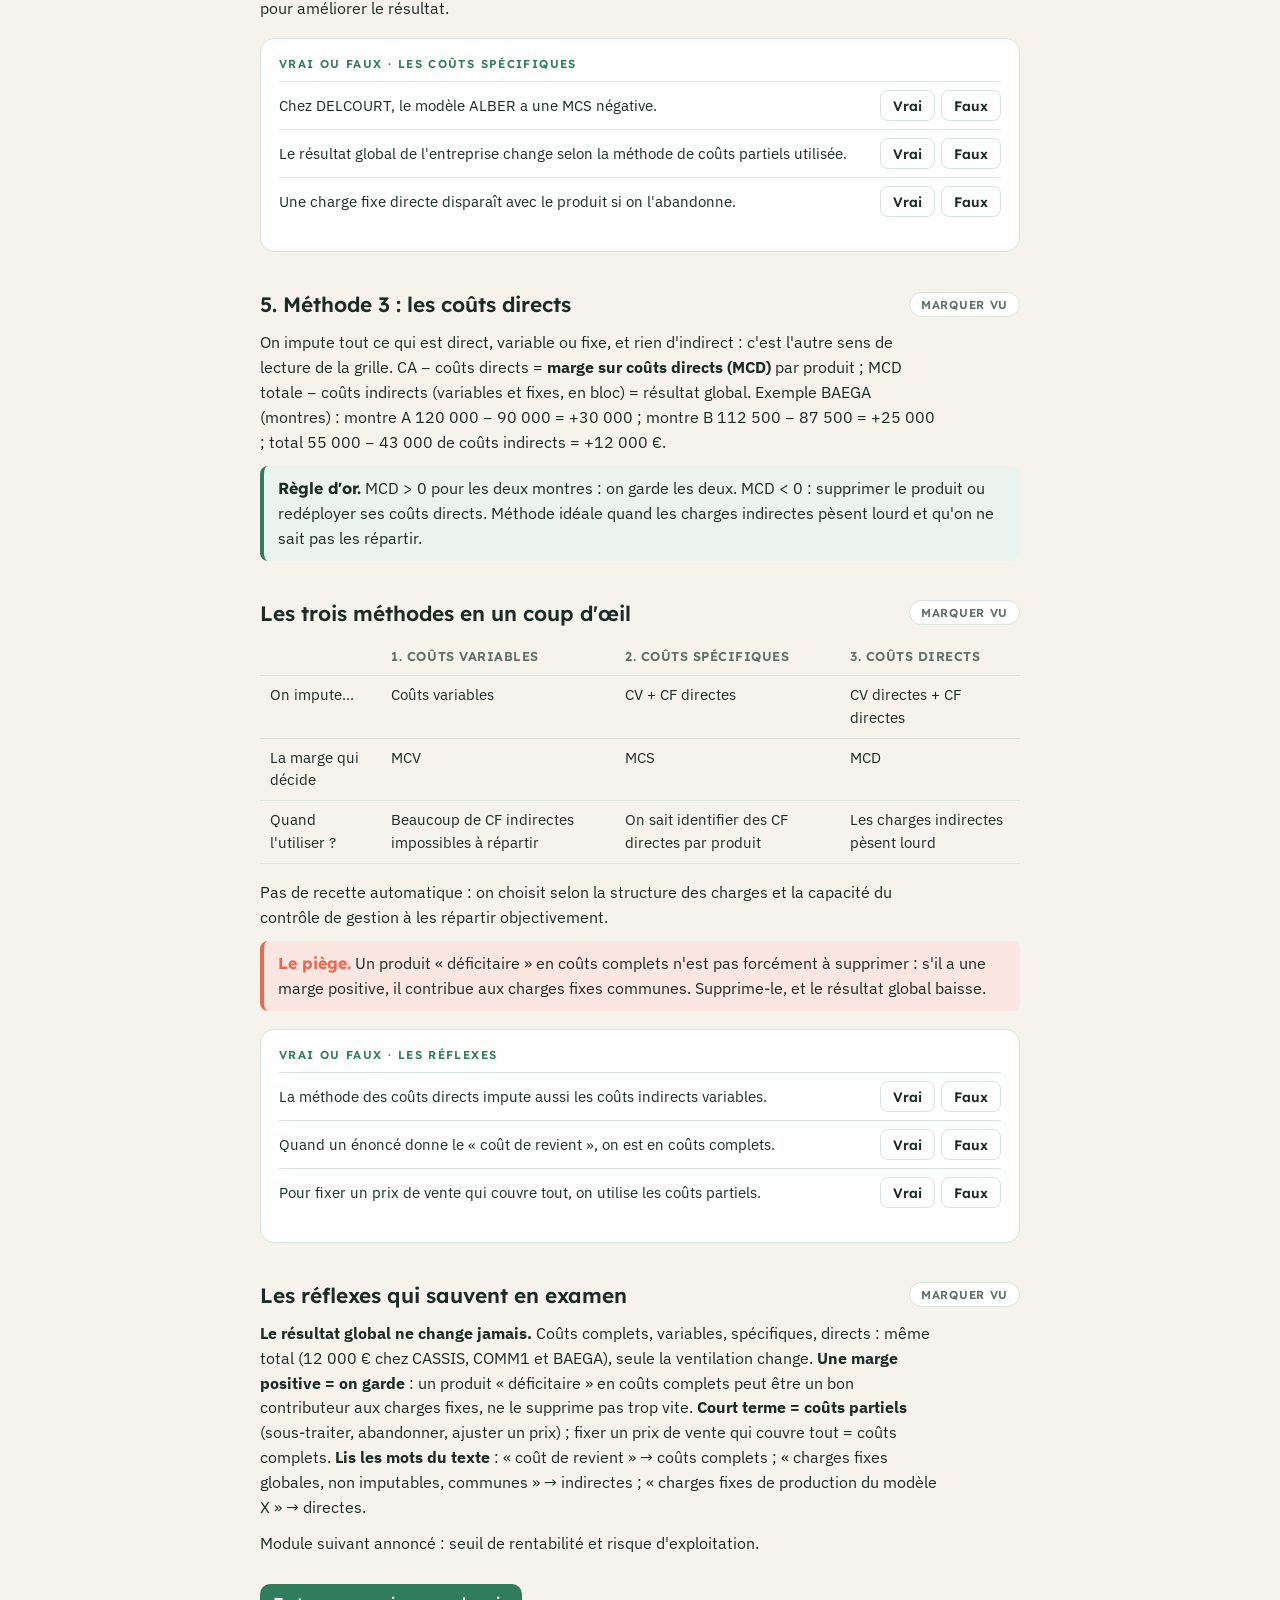
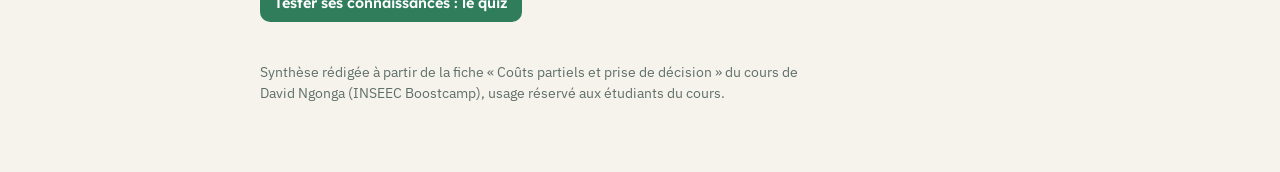
<file: gestion-budgetaire/synthese.html>
<!doctype html>
<html lang="fr">
<head>
<meta charset="utf-8">
<meta name="viewport" content="width=device-width, initial-scale=1, viewport-fit=cover">
<title>Synthèse — Gestion budgétaire</title>
<link rel="stylesheet" href="https://fonts.googleapis.com/css2?family=Lexend:wght@500;600;700&family=IBM+Plex+Sans:wght@400;500;600&display=swap">
<link rel="stylesheet" href="../site.css">
</head>
<body>
<div class="wrap">
  <nav class="top"><a class="brand" href="../index.html">B3 <span>Commerce International</span></a><a class="btn" href="quiz.html">Faire le quiz</a></nav>

  <div class="eyebrow">Gestion budgétaire · David Ngonga (INSEEC Boostcamp) · module V</div>
  <h1>Coûts partiels et prise de décision</h1>
  <p class="sub">Trois méthodes, trois marges, un réflexe : on part du chiffre d'affaires, on retire ce qu'on sait imputer, et c'est la marge (pas le résultat) qui décide de garder ou d'abandonner un produit.</p>


  <div class="mission" id="mission"><span class="ic">🎯</span><div><b>Ta mission</b><p class="sub">Savoir classer une charge, calculer la bonne marge et décider si on garde, restructure ou abandonne un produit. Coche chaque section quand elle est claire pour toi, puis va chercher les XP au quiz.</p><div class="mbar"><i></i></div><p class="sub mtxt" style="margin-top:6px"></p></div></div>
  <div class="toc">
    <a href="#s1">1. Pourquoi les coûts partiels</a><a href="#s2">2. La grille des charges</a><a href="#s3">3. Coûts variables</a><a href="#s4">4. Coûts spécifiques</a><a href="#s5">5. Coûts directs</a><a href="#s6">Comparatif</a><a href="#reflexes">Réflexes d'examen</a>
  </div>

  <h2 id="s1">1. Pourquoi lâcher les coûts complets ?</h2>
  <p>Les coûts complets ont trois défauts : l'<b>affectation discutable des charges indirectes</b> (l'unité d'œuvre passe encore, l'assiette de frais est arbitraire), des <b>charges supposées homogènes</b> comme si tout variait avec le volume, ce qui est faux, et un <b>horizon de long terme</b> : parfait pour fixer un prix, nul pour décider vite. Les coûts partiels servent aux <b>décisions à court terme</b> (sous-traiter, abandonner un produit, ajuster un prix), <b>neutralisent l'arbitraire</b> en n'imputant que ce qu'on sait répartir objectivement, et proposent une <b>nouvelle lecture des charges</b> : variables / fixes, et plus seulement directes / indirectes.</p>
  <p>Objectif du module : passer de la profitabilité globale à celle de chaque produit ou catégorie, zoomer sur chaque produit, puis décider de développer ou d'abandonner un produit selon sa performance.</p>

  <h2 id="s2">2. La grille des charges</h2>
  <p>Chaque charge porte deux étiquettes : elle est <b>variable</b> (elle bouge avec l'activité) ou <b>fixe</b> (constante à ce niveau d'activité), et <b>directe</b> (rattachée sans ambiguïté à un produit) ou <b>indirecte</b> (commune à tous). Les quatre cases réunies forment le coût complet ; chaque méthode de coûts partiels revient à choisir quelles cases on impute aux produits.</p>
  <div class="tbl"><table>
    <tr><th></th><th>Variable</th><th>Fixe</th></tr>
    <tr><td><b>Directe</b></td><td>Matières, commission par vente du produit A</td><td>Salaire du directeur de production du produit A</td></tr>
    <tr><td><b>Indirecte</b></td><td>Énergie partagée</td><td>Loyer, direction générale, publicité commune</td></tr>
  </table></div>

  <div class="eyebrow" style="margin-top:14px">Classe la charge en un clic</div>
  <div class="reveals"><button class="reveal" type="button"><b>Matières premières du produit A</b><span class="hint">Clique pour révéler</span><span class="ans">Variable directe.</span></button><button class="reveal" type="button"><b>Salaire du directeur de production du produit A</b><span class="hint">Clique pour révéler</span><span class="ans">Fixe directe.</span></button><button class="reveal" type="button"><b>Loyer, DG, publicité commune</b><span class="hint">Clique pour révéler</span><span class="ans">Fixe indirecte.</span></button><button class="reveal" type="button"><b>Énergie partagée entre les ateliers</b><span class="hint">Clique pour révéler</span><span class="ans">Variable indirecte.</span></button></div>
  <p>Le nouvel outil est le <b>compte de résultat différentiel</b>. Avant, on additionnait tous les coûts pour obtenir un coût de revient par produit et un résultat par produit, trompeur. Maintenant, on part du chiffre d'affaires, on retire seulement les coûts qu'on sait imputer pour obtenir une <b>marge par produit</b>, et les coûts non imputables sont retirés en bloc pour donner un <b>résultat global</b>.</p>

  <h2 id="s3">3. Méthode 1 : les coûts variables</h2>
  <p>On n'impute que ce qui bouge avec l'activité. Chiffre d'affaires − coûts variables = <b>marge sur coûts variables (MCV)</b> par produit ; MCV totale − coûts fixes (en bloc) = résultat global.</p>
  <div class="key"><b>Règle d'or.</b> MCV &gt; 0 : on garde le produit, il aide à payer les charges fixes. MCV ≤ 0 : on l'abandonne à court terme. Limites : évaluer les charges variables indirectes demande de l'expertise, et on n'a plus de résultat par produit, seulement global.</div>
  <h3>Exemple CASSIS : faut-il jeter la chaise B ?</h3>
  <p>600 chaises A à 200 € et 750 chaises B à 150 € ; coûts de revient 100 000 et 120 500 €. En coûts complets, A dégage +20 000 € et B −8 000 €, résultat +12 000 € : « supprimons B ! ». Piège : avec les coûts variables (60 000 pour A, 90 000 pour B, charges fixes 70 500 €), la MCV de B est de <b>+22 500 €</b> (A : 60 000). Sans B, la seule marge de A (60 000) ne couvre pas 70 500 € de charges fixes.</p>
  <h3>Cas BASALT : trois destinations, une fausse coupable</h3>
  <p>Séjours en Hongrie, Russie et République tchèque, charges fixes globales de 129 600 €. Avec les charges fixes réparties au prorata (96 € par séjour), la République tchèque ressort à −11 700 €. En marge sur coûts variables : Hongrie +34 500 €, Russie +121 800 €, République tchèque <b>+31 500 €</b>. Verdict : on garde la République tchèque, son déficit venait d'une répartition contestable des charges fixes. Résultat global inchangé : 58 200 €.</p>


  <div class="mnemo"><b>Mnémo.</b> 3 méthodes, 3 marges : coûts <b>V</b>ariables → MC<b>V</b> ; coûts <b>S</b>pécifiques → MC<b>S</b> ; coûts <b>D</b>irects → MC<b>D</b>. La lettre de la méthode est la lettre de la marge.</div>

  <div class="vf"><div class="eyebrow">Vrai ou faux · les coûts variables</div><div class="item" data-a="f" data-why="MCV > 0 on garde, MCV ≤ 0 on abandonne à court terme."><p>Une MCV négative ou nulle signifie qu'on garde le produit.</p></div><div class="item" data-a="v" data-why="Sans elle, la seule marge de A (60 000) ne couvre pas 70 500 € de charges fixes."><p>Chez CASSIS, la chaise B rapporte 22 500 € de marge sur coûts variables.</p></div><div class="item" data-a="f" data-why="On la garde : sa MCV est de +31 500 €, son déficit venait de la répartition des charges fixes."><p>Chez BASALT, on abandonne la République tchèque.</p></div></div>
  <h2 id="s4">4. Méthode 2 : les coûts spécifiques</h2>
  <p>Coûts variables + coûts fixes directs = coût spécifique. CA − coûts variables = MCV ; MCV − coûts fixes directs = <b>marge sur coûts spécifiques (MCS)</b> par produit ; MCS totale − coûts fixes indirects (en bloc) = résultat global. Une charge fixe directe, c'est le directeur de production du produit A ; une charge fixe indirecte, c'est le DG ou le loyer.</p>
  <div class="key"><b>Règle d'or.</b> La décision se prend sur la MCS. MCS &lt; 0 : restructurer (réduire les charges fixes directes) ou abandonner, car les charges fixes directes disparaissent avec le produit. Le résultat global reste le même qu'avec les autres méthodes (12 000 € chez COMM1) : seule la ventilation change.</div>
  <h3>Cas DELCOURT : la basket qui coûte cher</h3>
  <div class="tbl"><table>
    <tr><th></th><th>ALBER (5 500 paires à 160 €)</th><th>MARANT (8 000 paires à 90 €)</th><th>Total</th></tr>
    <tr><td>Chiffre d'affaires</td><td class="num">880 000</td><td class="num">720 000</td><td class="num">1 600 000</td></tr>
    <tr><td>− Coûts variables</td><td class="num">605 000</td><td class="num">372 000</td><td class="num">977 000</td></tr>
    <tr><td>= MCV</td><td class="num">275 000</td><td class="num">348 000</td><td class="num">623 000</td></tr>
    <tr><td>− Charges fixes directes</td><td class="num">315 550</td><td class="num">230 000</td><td class="num">545 550</td></tr>
    <tr><td>= MCS</td><td class="num"><b>−40 550</b></td><td class="num">+118 000</td><td class="num">77 450</td></tr>
    <tr><td>− Charges fixes communes</td><td></td><td></td><td class="num">45 700</td></tr>
    <tr><td>Résultat global</td><td></td><td></td><td class="num">+31 750</td></tr>
  </table></div>
  <p>L'entreprise gagne 31 750 € et les deux modèles ont une MCV positive, mais ALBER a une MCS négative : il faut <b>restructurer ALBER</b> (réduire ses charges fixes directes) ou l'abandonner pour améliorer le résultat.</p>


  <div class="vf"><div class="eyebrow">Vrai ou faux · les coûts spécifiques</div><div class="item" data-a="v" data-why="−40 550 € : restructurer ALBER ou l'abandonner."><p>Chez DELCOURT, le modèle ALBER a une MCS négative.</p></div><div class="item" data-a="f" data-why="Il ne change jamais ; seule la ventilation entre produits change."><p>Le résultat global de l'entreprise change selon la méthode de coûts partiels utilisée.</p></div><div class="item" data-a="v" data-why="C'est pour cela que la MCS est la marge qui décide dans cette méthode."><p>Une charge fixe directe disparaît avec le produit si on l'abandonne.</p></div></div>
  <h2 id="s5">5. Méthode 3 : les coûts directs</h2>
  <p>On impute tout ce qui est direct, variable ou fixe, et rien d'indirect : c'est l'autre sens de lecture de la grille. CA − coûts directs = <b>marge sur coûts directs (MCD)</b> par produit ; MCD totale − coûts indirects (variables et fixes, en bloc) = résultat global. Exemple BAEGA (montres) : montre A 120 000 − 90 000 = +30 000 ; montre B 112 500 − 87 500 = +25 000 ; total 55 000 − 43 000 de coûts indirects = +12 000 €.</p>
  <div class="key"><b>Règle d'or.</b> MCD &gt; 0 pour les deux montres : on garde les deux. MCD &lt; 0 : supprimer le produit ou redéployer ses coûts directs. Méthode idéale quand les charges indirectes pèsent lourd et qu'on ne sait pas les répartir.</div>

  <h2 id="s6">Les trois méthodes en un coup d'œil</h2>
  <div class="tbl"><table>
    <tr><th></th><th>1. Coûts variables</th><th>2. Coûts spécifiques</th><th>3. Coûts directs</th></tr>
    <tr><td>On impute…</td><td>Coûts variables</td><td>CV + CF directes</td><td>CV directes + CF directes</td></tr>
    <tr><td>La marge qui décide</td><td>MCV</td><td>MCS</td><td>MCD</td></tr>
    <tr><td>Quand l'utiliser ?</td><td>Beaucoup de CF indirectes impossibles à répartir</td><td>On sait identifier des CF directes par produit</td><td>Les charges indirectes pèsent lourd</td></tr>
  </table></div>
  <p>Pas de recette automatique : on choisit selon la structure des charges et la capacité du contrôle de gestion à les répartir objectivement.</p>


  <div class="piege"><b>Le piège.</b> Un produit « déficitaire » en coûts complets n'est pas forcément à supprimer : s'il a une marge positive, il contribue aux charges fixes communes. Supprime-le, et le résultat global baisse.</div>

  <div class="vf"><div class="eyebrow">Vrai ou faux · les réflexes</div><div class="item" data-a="f" data-why="Elle impute tout ce qui est direct (variable ou fixe), rien d'indirect."><p>La méthode des coûts directs impute aussi les coûts indirects variables.</p></div><div class="item" data-a="v" data-why="Pour les coûts partiels il faut la répartition variable / fixe ou direct / indirect."><p>Quand un énoncé donne le « coût de revient », on est en coûts complets.</p></div><div class="item" data-a="f" data-why="Ça, c'est le rôle des coûts complets ; les coûts partiels servent aux décisions de court terme."><p>Pour fixer un prix de vente qui couvre tout, on utilise les coûts partiels.</p></div></div>
  <h2 id="reflexes">Les réflexes qui sauvent en examen</h2>
  <p><b>Le résultat global ne change jamais.</b> Coûts complets, variables, spécifiques, directs : même total (12 000 € chez CASSIS, COMM1 et BAEGA), seule la ventilation change. <b>Une marge positive = on garde</b> : un produit « déficitaire » en coûts complets peut être un bon contributeur aux charges fixes, ne le supprime pas trop vite. <b>Court terme = coûts partiels</b> (sous-traiter, abandonner, ajuster un prix) ; fixer un prix de vente qui couvre tout = coûts complets. <b>Lis les mots du texte</b> : « coût de revient » → coûts complets ; « charges fixes globales, non imputables, communes » → indirectes ; « charges fixes de production du modèle X » → directes.</p>
  <p>Module suivant annoncé : seuil de rentabilité et risque d'exploitation.</p>

  <p style="margin-top:28px"><a class="btn" href="quiz.html">Tester ses connaissances : le quiz</a></p>
  <p class="foot">Synthèse rédigée à partir de la fiche « Coûts partiels et prise de décision » du cours de David Ngonga (INSEEC Boostcamp), usage réservé aux étudiants du cours.</p>
</div>
<script src="../fun.js"></script>
</body>
</html>
</file>
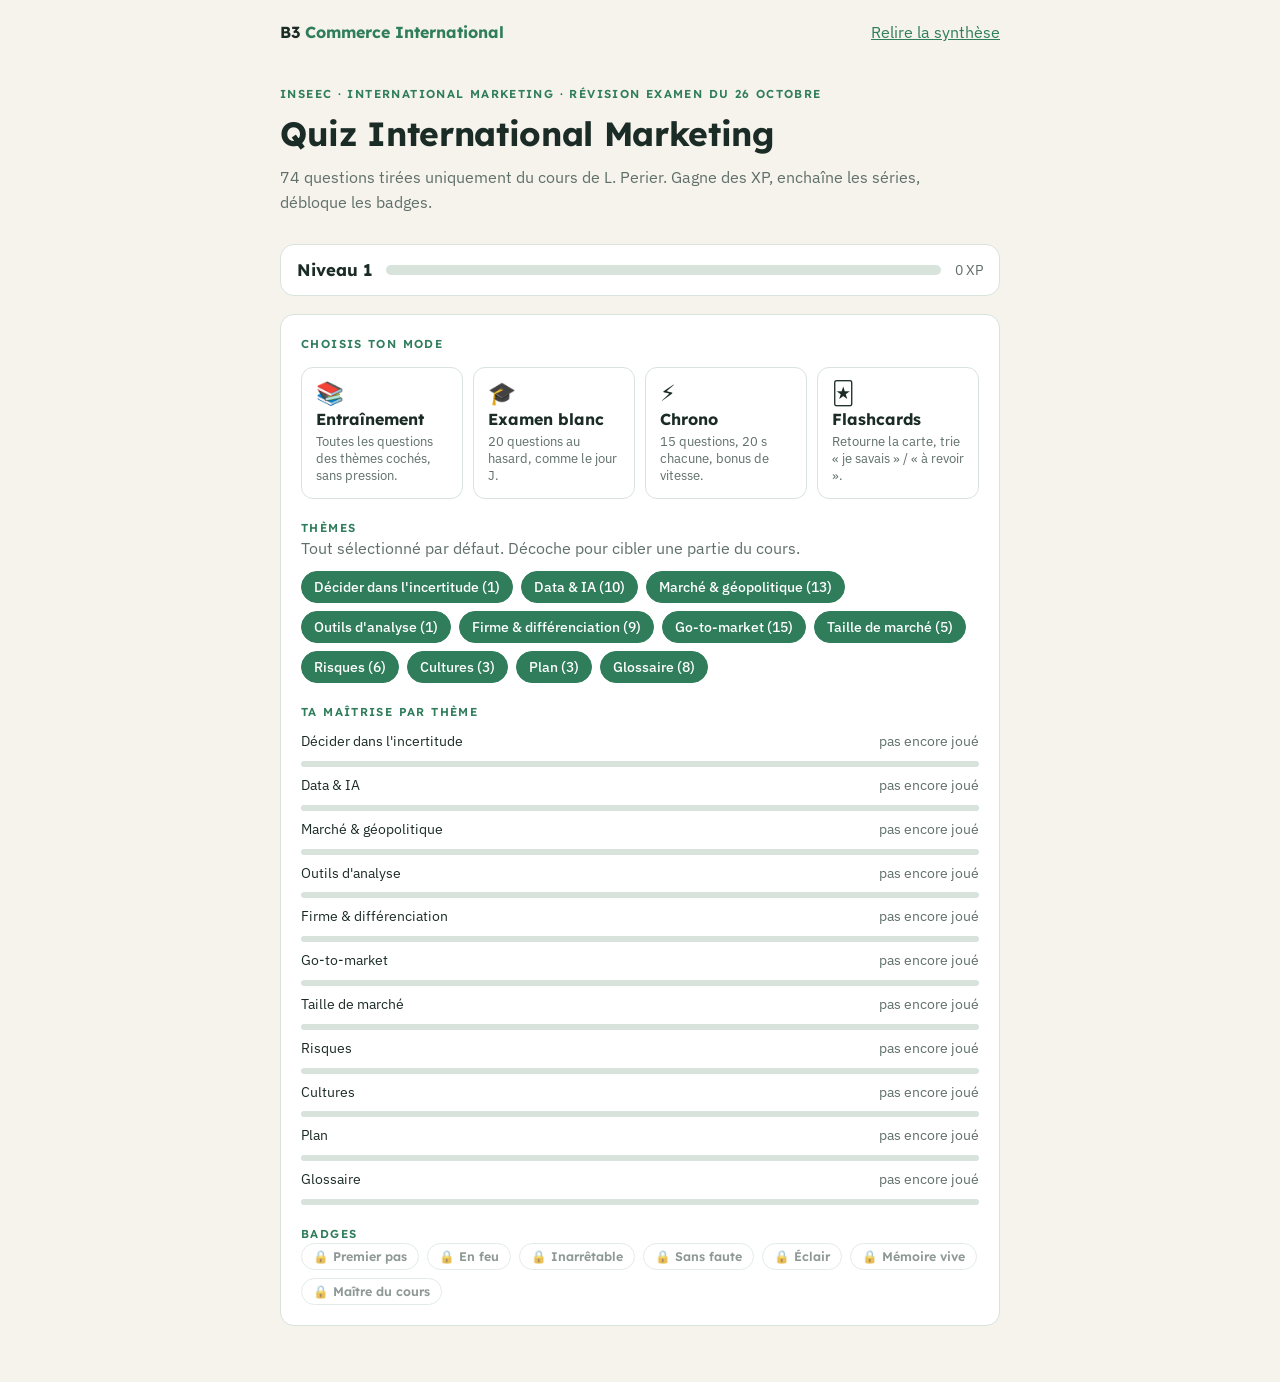
<file: international-marketing/quiz.html>
<!doctype html>
<html lang="fr">
<head>
<meta charset="utf-8">
<meta name="viewport" content="width=device-width, initial-scale=1, viewport-fit=cover">
<title>Quiz — International Marketing</title>
<link rel="stylesheet" href="https://fonts.googleapis.com/css2?family=Lexend:wght@500;600;700&family=IBM+Plex+Sans:wght@400;500;600&display=swap">
<link rel="stylesheet" href="../site.css">
<style>
/* Quiz layout: one card per question, XP bar and streak flame on top, modes as big tiles. */
.wrap { display: grid; gap: 18px; max-width: 720px; }
.hud { display: flex; gap: 14px; align-items: center; flex-wrap: wrap; background: var(--surface); border: 1px solid var(--line); border-radius: 14px; padding: 12px 16px; }
.hud .lvl { font-family: var(--display); font-weight: 700; font-size: 1.05rem; }
.hud .xpbar { flex: 1; min-width: 140px; height: 10px; background: var(--line); border-radius: 999px; overflow: hidden; }
.hud .xpbar i { display: block; height: 100%; background: linear-gradient(90deg, var(--accent), var(--warm)); width: 0; transition: width .4s; }
.hud .xp { font-size: .85rem; color: var(--muted); font-variant-numeric: tabular-nums; }
.badges { display: flex; flex-wrap: wrap; gap: 8px; }
.badge { display: inline-flex; align-items: center; gap: 6px; border: 1px solid var(--line); border-radius: 999px; padding: 5px 11px; font: 600 .78rem var(--display); background: var(--tint); color: var(--accent); }
.badge.locked { background: transparent; color: var(--muted); opacity: .7; }
.modes { display: grid; grid-template-columns: repeat(auto-fit, minmax(150px, 1fr)); gap: 10px; margin-top: 14px; }
.mode { text-align: left; background: var(--surface); border: 1px solid var(--line); border-radius: 12px; padding: 14px; cursor: pointer; color: var(--fg); font-family: var(--body); display: grid; gap: 4px; }
.mode:hover, .mode:focus-visible { border-color: var(--accent); }
.mode b { font-family: var(--display); font-size: 1rem; }
.mode small { color: var(--muted); font-size: .82rem; }
.mode .ic { font-size: 1.4rem; line-height: 1; }
.mastery { display: grid; gap: 8px; margin-top: 10px; }
.mrow { display: grid; grid-template-columns: 1fr auto; gap: 8px; align-items: center; font-size: .88rem; }
.mrow .bar { grid-column: 1 / -1; height: 6px; background: var(--line); border-radius: 999px; overflow: hidden; }
.mrow .bar i { display: block; height: 100%; background: var(--accent); }
.mrow .pct { color: var(--muted); font-variant-numeric: tabular-nums; }
.chips { display: flex; flex-wrap: wrap; gap: 8px; }
.chip { border: 1px solid var(--line); background: transparent; color: var(--fg); border-radius: 999px; padding: 6px 12px; font: 500 .85rem var(--body); cursor: pointer; }
.chip[aria-pressed="true"] { background: var(--accent); color: var(--accent-ink); border-color: var(--accent); }
.rail { height: 8px; background: var(--line); border-radius: 999px; overflow: hidden; }
.rail > i { display: block; height: 100%; width: 0; background: var(--accent); transition: width .25s; }
.meta { display: flex; justify-content: space-between; gap: 12px; font-size: .85rem; color: var(--muted); font-variant-numeric: tabular-nums; flex-wrap: wrap; align-items: center; }
.streak { font-family: var(--display); font-weight: 700; color: var(--warm); }
.streak.hot { animation: pop .3s; }
.timer { font-family: var(--display); font-weight: 700; color: var(--accent); min-width: 3ch; text-align: right; }
.timer.low { color: var(--warm); animation: pop .4s infinite alternate; }
@keyframes pop { from { transform: scale(1); } to { transform: scale(1.18); } }
.qtext { font-family: var(--display); font-weight: 600; font-size: 1.15rem; margin: 8px 0 16px; text-wrap: balance; }
.opts { display: grid; gap: 10px; }
.opt { display: grid; grid-template-columns: 32px 1fr; gap: 12px; align-items: start; text-align: left; width: 100%; background: transparent; color: var(--fg); border: 1px solid var(--line); border-radius: 10px; padding: 12px 14px; font: 400 .98rem var(--body); cursor: pointer; line-height: 1.45; transition: transform .12s; }
.opt:hover:not(:disabled) { border-color: var(--accent); transform: translateX(3px); }
.opt b { font-family: var(--display); color: var(--muted); }
.opt.ok { background: var(--ok-bg); border-color: var(--ok-fg); color: var(--ok-fg); } .opt.ok b { color: var(--ok-fg); }
.opt.ko { background: var(--ko-bg); border-color: var(--ko-fg); color: var(--ko-fg); animation: shake .35s; } .opt.ko b { color: var(--ko-fg); }
@keyframes shake { 0%,100% { transform: translateX(0); } 25% { transform: translateX(-6px); } 75% { transform: translateX(6px); } }
.opt:disabled { cursor: default; }
.feedback { margin-top: 14px; border-radius: 10px; padding: 12px 14px; font-size: .95rem; }
.feedback.ok { background: var(--ok-bg); color: var(--ok-fg); } .feedback.ko { background: var(--ko-bg); color: var(--ko-fg); }
.feedback .slide { display: inline-block; margin-top: 6px; font: 600 .78rem var(--display); letter-spacing: .06em; text-transform: uppercase; opacity: .85; }
.feedback .pts { float: right; font: 700 .95rem var(--display); }
.actions { display: flex; justify-content: space-between; gap: 10px; margin-top: 16px; flex-wrap: wrap; }
.score { text-align: center; }
.big { font-family: var(--display); font-size: clamp(2.6rem, 10vw, 4rem); font-weight: 700; line-height: 1; color: var(--accent); font-variant-numeric: tabular-nums; }
.verdict { font-size: 1.05rem; margin: 10px 0 4px; }
.newbadge { display: inline-block; margin: 8px 4px 0; padding: 8px 14px; border-radius: 999px; background: var(--warm); color: #fff; font: 700 .85rem var(--display); animation: pop .5s 3 alternate; }
.review { display: grid; gap: 8px; margin-top: 16px; text-align: left; }
.review details { border: 1px solid var(--line); border-radius: 10px; padding: 10px 12px; }
.review summary { cursor: pointer; font-weight: 500; }
.review summary.bad { color: var(--ko-fg); } .review summary.good { color: var(--ok-fg); }
.review p { margin: 8px 0 0; font-size: .92rem; color: var(--muted); }
/* Flashcards */
.fc { perspective: 1200px; min-height: 220px; cursor: pointer; }
.fc .inner { position: relative; width: 100%; min-height: 220px; transition: transform .5s; transform-style: preserve-3d; }
.fc.flipped .inner { transform: rotateY(180deg); }
.fc .face { position: absolute; inset: 0; backface-visibility: hidden; background: var(--surface); border: 1px solid var(--line); border-radius: 14px; padding: 22px; display: grid; place-content: center; text-align: center; gap: 8px; }
.fc .face.back { transform: rotateY(180deg); background: var(--tint); }
.fc .face .q { font-family: var(--display); font-weight: 600; font-size: 1.1rem; text-wrap: balance; }
.fc .face .hint { font-size: .8rem; color: var(--muted); }
.fc .face .a { font-family: var(--display); font-weight: 700; color: var(--accent); }
.fc .face .e { font-size: .92rem; color: var(--muted); }
canvas.confetti { position: fixed; inset: 0; pointer-events: none; z-index: 9; }
@media (prefers-reduced-motion: reduce) { .rail > i, .fc .inner, .hud .xpbar i { transition: none; } .opt.ko, .streak.hot, .timer.low, .newbadge { animation: none; } }
</style>
</head>
<body>
<canvas class="confetti" id="confetti" hidden></canvas>
<div class="wrap">
  <nav class="top"><a class="brand" href="../index.html">B3 <span>Commerce International</span></a><a href="synthese.html">Relire la synthèse</a></nav>
  <header>
    <div class="eyebrow">INSEEC · International Marketing · révision examen du 26 octobre</div>
    <h1>Quiz International Marketing</h1>
    <p class="sub">74 questions tirées uniquement du cours de L. Perier. Gagne des XP, enchaîne les séries, débloque les badges.</p>
  </header>

  <div class="hud">
    <span class="lvl" id="lvl">Niveau 1</span>
    <div class="xpbar"><i id="xpfill"></i></div>
    <span class="xp" id="xptxt">0 XP</span>
  </div>

  <section class="panel" id="home">
    <div class="eyebrow">Choisis ton mode</div>
    <div class="modes">
      <button class="mode" id="startAll"><span class="ic">📚</span><b>Entraînement</b><small>Toutes les questions des thèmes cochés, sans pression.</small></button>
      <button class="mode" id="startExam"><span class="ic">🎓</span><b>Examen blanc</b><small>20 questions au hasard, comme le jour J.</small></button>
      <button class="mode" id="startChrono"><span class="ic">⚡</span><b>Chrono</b><small>15 questions, 20 s chacune, bonus de vitesse.</small></button>
      <button class="mode" id="startCards"><span class="ic">🃏</span><b>Flashcards</b><small>Retourne la carte, trie « je savais » / « à revoir ».</small></button>
    </div>
    <div class="eyebrow" style="margin-top:20px">Thèmes</div>
    <p class="sub" style="margin-bottom:10px">Tout sélectionné par défaut. Décoche pour cibler une partie du cours.</p>
    <div class="chips" id="chips"></div>
    <div class="eyebrow" style="margin-top:20px">Ta maîtrise par thème</div>
    <div class="mastery" id="mastery"></div>
    <div class="eyebrow" style="margin-top:20px">Badges</div>
    <div class="badges" id="badges"></div>
  </section>

  <section class="panel" id="quiz" hidden>
    <div class="meta"><span id="counter"></span><span id="theme"></span><span class="streak" id="streak"></span><span class="timer" id="timer" hidden></span></div>
    <div class="rail" style="margin:10px 0 6px"><i id="bar"></i></div>
    <p class="qtext" id="qtext"></p>
    <div class="opts" id="opts"></div>
    <div class="feedback" id="fb" hidden></div>
    <div class="actions">
      <button class="btn ghost" id="quit">Arrêter</button>
      <button class="btn" id="next" hidden>Question suivante</button>
    </div>
  </section>

  <section class="panel" id="cards" hidden>
    <div class="meta"><span id="ccounter"></span><span id="ctheme"></span><span id="cleft"></span></div>
    <div class="rail" style="margin:10px 0 14px"><i id="cbar"></i></div>
    <div class="fc" id="fc"><div class="inner"><div class="face front"><div class="q" id="cq"></div><div class="hint">Clique pour retourner</div></div><div class="face back"><div class="a" id="ca"></div><div class="e" id="ce"></div></div></div></div>
    <div class="actions">
      <button class="btn ghost" id="cquit">Arrêter</button>
      <span><button class="btn ghost" id="cagain">À revoir</button> <button class="btn" id="cknew">Je savais</button></span>
    </div>
  </section>

  <section class="panel score" id="result" hidden>
    <div class="eyebrow">Résultat</div>
    <div class="big" id="scoreBig"></div>
    <p class="verdict" id="verdict"></p>
    <p class="sub" id="scoreSub"></p>
    <div id="newbadges"></div>
    <div class="modes" style="grid-template-columns:repeat(auto-fit,minmax(140px,1fr))">
      <button class="btn" id="retryWrong" hidden>Rejouer mes erreurs</button>
      <button class="btn ghost" id="backHome">Retour aux modes</button>
    </div>
    <div class="review" id="review"></div>
  </section>
</div>
<script>
const COURSE = "international-marketing";
const BANK = [{"t":"Décider dans l'incertitude","q":"Quelle idée le cours tire-t-il de la citation de Lampedusa (« Si nous voulons que tout reste tel que c'est, il faut que tout change ») ?","o":["Il faut éviter le changement","Le statu quo n'est jamais une option","Le changement doit être lent","Seules les grandes entreprises changent"],"a":1,"e":"« Status-quo is never an option ».","s":"slides 4, 31"},{"t":"Data & IA","q":"Selon la loi des grands nombres présentée dans le cours, l'incertitude est proportionnelle à…","o":["n","√n","1/n","1/√n"],"a":3,"e":"« Uncertainty ∝ 1/√n – sampling error falls with larger sample size ».","s":"slides 19"},{"t":"Data & IA","q":"Dans la pyramide de valeur des données du cours, quel est l'ordre croissant de valeur ?","o":["Information → Data → Knowledge → Decision","Data → Information → Knowledge → Decision","Knowledge → Data → Information → Decision","Decision → Knowledge → Information → Data"],"a":1,"e":"Plus de données (Big & Broad) → Information → Knowledge → Decision = plus de valeur.","s":"slides 21, 23"},{"t":"Data & IA","q":"Quels sont les quatre piliers de la pratique responsable de l'IA présentés dans le cours ?","o":["Vitesse, Coût, Qualité, Volume","Transparency, Accountability, Safety, Energy","Précision, Rappel, Exactitude, Biais","Données, Modèle, Prompt, Résultat"],"a":1,"e":"« Use AI only when transparency, accountability, safety, and task fit are explicit ».","s":"slides 24"},{"t":"Data & IA","q":"Dans l'AI Assessment Scale (Perkins, Furze, Roe & MacVaugh, 2024), quel usage est explicitement interdit ?","o":["La préparation / recherche","L'exploration","La production de contenu","Le remplacement du jugement humain"],"a":3,"e":"Niveaux 1 à 6 : No AI, Not used, Preparation, Exploration, Production, Evaluation. « Replacement – Forbidden ».","s":"slides 25"},{"t":"Data & IA","q":"Lequel de ces risques de l'IA n'est PAS cité dans la liste « how AI-assisted work can be confidently wrong » ?","o":["Confident invention / hallucinations","Silent omission / incomplete work","Default validation / excessive agreement","Slow response time"],"a":3,"e":"Les quatre risques cités : hallucinations, omission silencieuse, validation par défaut, complexité inutile.","s":"slides 26"},{"t":"Data & IA","q":"Dans le workflow de contrôle qualité de l'IA, chaque affirmation doit être étiquetée…","o":["vrai / faux","fact / estimate / unknown","interne / externe","important / secondaire"],"a":1,"e":"« every claim marked fact / estimate / unknown, objective and sources stated ».","s":"slides 27"},{"t":"Data & IA","q":"D'après le rapport « Future of Jobs » cité dans le cours, quelles compétences sont devenues centrales pour l'employabilité ?","o":["La négociation et la vente","La data literacy et la pensée analytique","La comptabilité et le droit","Le design et la communication visuelle"],"a":1,"e":"« Data literacy and analytical thinking are now core employability skills ».","s":"slides 18"},{"t":"Data & IA","q":"Quelles sont les trois étapes de la Business Intelligence présentées dans le cours ?","o":["Collecter les données, analyser l'information, décider sur la base des données","Acheter, stocker, vendre les données","Nettoyer, visualiser, publier","Mesurer, comparer, corriger"],"a":0,"e":"« Collect data – Analyze information – Data-driven decisions ».","s":"slides 20"},{"t":"Data & IA","q":"Comment le cours qualifie-t-il l'IA générative ?","o":["Faible potentiel, faible besoin de gouvernance","Fort potentiel mais fort besoin de gouvernance","Un simple outil de traduction","Une technologie sans risque"],"a":1,"e":"« High potential but with high governance need ».","s":"slides 23"},{"t":"Data & IA","q":"Dans le take-away « Data Analytics », comment l'IA est-elle décrite et quel est le rôle du management ?","o":["Un concurrent ; le management doit la limiter","Un collègue compétent et infatigable ; le management = délégation et contrôle","Un remplaçant ; le management disparaît","Un outil marketing ; le management = promotion"],"a":1,"e":"« AI: Skilled and tireless colleague – Management: Delegation & Control – Communication: clear questions lead to better answers ».","s":"slides 28"},{"t":"Marché & géopolitique","q":"D'après Angus Maddison (cité dans le cours), comment a évolué la part de la Chine dans le PIB mondial entre 1980 et 2023 ?","o":["De 5 % à 25 %","De 18 % à 29 %","De 26 % à 26 %","De 25 % à 5 %"],"a":0,"e":"USA 26 % → 26 % ; EU 29 % → 18 % ; Chine 5 % → 25 %.","s":"slides 37"},{"t":"Marché & géopolitique","q":"Selon l'UNCTAD (cité dans le cours), le commerce entre régions a crû…","o":["moitié moins vite que le PIB","au même rythme que le PIB","deux fois plus vite que le PIB","quatre fois plus vite que le PIB"],"a":2,"e":"« Trade between regions : 2x GDP growth, +15 trade agreements ».","s":"slides 39"},{"t":"Marché & géopolitique","q":"Que désigne « l'éléphant dans la pièce » de Milanovic dans le cours ?","o":["La dette publique","L'inégalité des revenus / la croissance déséquilibrée","La démographie asiatique","Le réchauffement climatique"],"a":1,"e":"Slide « Income inequality – Unbalanced Growth – Milanovic “Elephant in the Room” ».","s":"slides 41"},{"t":"Marché & géopolitique","q":"Dans le PIB mondial 2024 présenté dans le cours, quelle est la part des services ?","o":["20 %","50 %","65 %","80 %"],"a":3,"e":"« Services: 80 % » du PIB mondial ; biens : 20 %. Les exportations, elles, restent dominées par les biens manufacturés.","s":"slides 42"},{"t":"Marché & géopolitique","q":"Quel pays affiche le ratio R&D/PIB le plus élevé en 2024 selon le cours (source WIPO) ?","o":["États-Unis","Chine","Israël","Corée du Sud"],"a":2,"e":"Israël > 6 % ; Corée du Sud > 5 % ; USA 3,4 % ; Chine 2,7 % ; UE-27 2,1 %.","s":"slides 44"},{"t":"Marché & géopolitique","q":"Selon l'OCDE (citée dans le cours), quelle part de la R&D est réalisée par les entreprises privées ?","o":["25 %","50 %","75 %","90 %"],"a":2,"e":"« OECD, 75 % by private firms ».","s":"slides 44"},{"t":"Marché & géopolitique","q":"Selon le cours, quelle proportion de la population mondiale vit dans une zone de conflit actif ?","o":["Une personne sur deux","Une personne sur six","Une personne sur vingt","Une personne sur cent"],"a":1,"e":"« Conflicts: One in six people live in an actively conflicted area ».","s":"slides 45"},{"t":"Marché & géopolitique","q":"Que signifie « le retour des prédateurs » dans le cours ?","o":["La montée des espèces invasives","L'ordre international fondé sur des règles, mené par les États-Unis depuis 1945, est remis en cause","Le retour des monopoles industriels","La fin de la mondialisation commerciale"],"a":1,"e":"« Post-WW2 America-led, rules-based order is challenged… International governance obsolete ». Question au projet : prey or hunter ?","s":"slides 35"},{"t":"Marché & géopolitique","q":"Selon le cours, quels sont les deux moteurs des grandes vagues de croissance du PIB (Taylorisme, machines, mondialisation, digital) ?","o":["Démographie et climat","Technologie et organisation","Guerre et paix","Monnaie et crédit"],"a":1,"e":"« Change – GDP: Technology + Organization ».","s":"slides 37, 47"},{"t":"Marché & géopolitique","q":"Quelle séquence décrit la « destruction créatrice » dans le cours (exemple du peer-to-peer / piratage) ?","o":["Croissance → stabilité → croissance","Disruption (loi de puissance) → déclin du marché → nouvelle croissance","Déclin → disruption → stagnation","Innovation → monopole → régulation"],"a":1,"e":"« Disruption (Power Law) → Market decline → New growth ».","s":"slides 38"},{"t":"Marché & géopolitique","q":"Quelle part du PIB mondial 2025 représentent les 5 premières économies (USA, Europe, Chine, Japon, Inde) selon le cours ?","o":["50 %","60 %","75 %","90 %"],"a":2,"e":"« Global Wealth Top 5 – GDP USD Tn – 75 % WW (2025) ». Les choix stratégiques dépendent de l'exposition aux USA, à la Chine et à l'UE.","s":"slides 38"},{"t":"Marché & géopolitique","q":"Selon le cours, les principaux pays commerçants concentrent quelle part des transactions mondiales ?","o":["50 %","65 %","85 %","99 %"],"a":2,"e":"« Global Trade – Top Countries – 85 % transactions ».","s":"slides 43"},{"t":"Marché & géopolitique","q":"Dans le take-away « Market », où se déplacent la richesse et la croissance selon le cours ?","o":["Vers l'Europe et l'industrie","Vers l'Asie et les services","Vers l'Afrique et l'agriculture","Vers l'Amérique et l'énergie"],"a":1,"e":"« Wealth: Asia & Services » ; « Geopolitics: current model obsolete » ; « Market: prey or hunter ».","s":"slides 47"},{"t":"Outils d'analyse","q":"Dans la matrice BCG telle que présentée dans le cours, quelle posture correspond à la « Star » ?","o":["Défensive – consolider","Offensive – leadership","Sélective – dilemme","Récolter – sortir / céder"],"a":1,"e":"Cow = défensive/consolider ; Star = offensive/leadership ; Child = dilemme/sélectif ; Dog = harvest/exit-divest.","s":"slides 46"},{"t":"Firme & différenciation","q":"Que montre la comparaison Stellantis (~5,5 M de véhicules, ~15 Md$ de capitalisation) et Ferrari (~14 k voitures, ~100 Md$) ?","o":["Le volume crée toujours la valeur","Un positionnement unique et des processus différenciés créent plus de valeur économique","Les petites entreprises sont toujours mieux valorisées","La capitalisation dépend du nombre d'usines"],"a":1,"e":"« High-performing companies generate more profit through a unique positioning, made possible by differentiated processes ».","s":"slides 50"},{"t":"Firme & différenciation","q":"Quelle entreprise occupe la 1re place du Top 10 mondial par capitalisation en 2024 dans le tableau du cours ?","o":["Apple","Microsoft","NVIDIA","Saudi Aramco"],"a":2,"e":"2024 : 1 NVIDIA, 2 Apple, 3 Alphabet, 4 Microsoft… « Top firm value has shifted from industrial scale to technology platforms and semiconductor ».","s":"slides 51"},{"t":"Firme & différenciation","q":"Quels sont les quatre critères « make or buy » cités avec le modèle de chaîne de valeur de Porter ?","o":["Prix, Délai, Qualité, Service","Cost, Scale, Innovation, Market","Risque, Capital, Marge, Volume","Amont, Aval, Support, Marge"],"a":1,"e":"« Make or Buy Criteria: Cost, Scale, Innovation, Market ».","s":"slides 56"},{"t":"Firme & différenciation","q":"Dans le business model d'Amazon décrit dans le cours, qu'apporte chaque activité ?","o":["Retail = profit, AWS = échelle, publicité = croissance","Retail = échelle, AWS = croissance, publicité = profit","Retail = croissance, AWS = profit, publicité = échelle","Les trois apportent la même chose"],"a":1,"e":"« Retail drives scale, AWS growth and advertising profit ».","s":"slides 57"},{"t":"Firme & différenciation","q":"Dans le SWOT du cours, que signifie la combinaison « S ⇒ O » ?","o":["Utiliser ses forces pour exploiter les opportunités externes","Corriger ses faiblesses pour exploiter les opportunités","Utiliser ses forces pour réduire la vulnérabilité aux menaces","Éviter que ses faiblesses soient exposées aux menaces"],"a":0,"e":"S⇒O : utilize strengths to exploit opportunities ; W⇒O : rectify weaknesses ; S⇒T : reduce vulnerability ; W⇒T : prevent weaknesses from being vulnerable to threats.","s":"slides 58"},{"t":"Firme & différenciation","q":"Dans le modèle financier du cours, comment obtient-on la marge brute (gross margin) ?","o":["Ventes − Opex (R&D, S&M)","Ventes − coût de fabrication (manufacturing cost)","Ventes − impôts − intérêts","Ventes − capex"],"a":1,"e":"Gross margin = Sales − manufacturing cost ; operating profit = gross margin − Opex (R&D, S&M / SG&A) ; net profit après intérêts et taxes ; le capex finance les investissements.","s":"slides 52"},{"t":"Firme & différenciation","q":"Quel outil le cours utilise-t-il pour choisir une stratégie de croissance (produit nouveau ou existant × marché nouveau ou existant) ?","o":["La matrice BCG","La matrice d'Ansoff","Le SWOT","Les 5 forces de Porter"],"a":1,"e":"« Growth Strategies – Ansoff Matrix (Supply / Demand) – My project: which is my growth strategy? Risk level? ».","s":"slides 53"},{"t":"Firme & différenciation","q":"Selon le cours, qu'est-ce qui pilote de plus en plus la valorisation et le pouvoir de prix des entreprises ?","o":["Les actifs tangibles (machines, biens)","Les actifs intangibles (services, innovation, marque)","La taille des usines","Le nombre de salariés"],"a":1,"e":"« From Tangibles to Intangibles – Intangible assets increasingly drive valuation and pricing power ».","s":"slides 54"},{"t":"Firme & différenciation","q":"Dans le take-away « Firm Differentiation », l'innovation est présentée comme…","o":["un coût à minimiser","un moyen qui exige l'échelle (« means @ $cale »)","réservée aux start-ups","indépendante de la chaîne de valeur"],"a":1,"e":"« Differentiation: Unique & Valuable – Innovation: Means @ $cale – Value Chain: Make or Buy ».","s":"slides 55, 60"},{"t":"Go-to-market","q":"Dans le modèle de différenciation « product centric » du cours, les trois dimensions sont…","o":["Awareness, Availability, Accessibility","Attractive (émotion), Affordable (argent), Accessible (faisable)","Avantage, Ambition, Audience","Adapté, Agile, Abordable"],"a":1,"e":"Slide « Differentiation – Product Centric : Attractive / Affordable / Accessible ».","s":"slides 59"},{"t":"Go-to-market","q":"Quelle phrase résume la différence entre vendre et faire du marketing selon le cours ?","o":["Le marketing commence par la promotion du produit","Le marketing commence par les besoins du client, pas par la promotion du produit","Vendre et faire du marketing sont identiques","Le marketing ne concerne que la publicité"],"a":1,"e":"« Marketing starts with customer needs, not product promotion ».","s":"slides 64"},{"t":"Go-to-market","q":"Selon le cours, le modèle de revenu évolue…","o":["des services récurrents vers les biens","des biens (vente unique) vers les services (récurrents)","des biens vers d'autres biens","il ne change pas"],"a":1,"e":"« From Goods (one time) to Service (recurrent) » ; les services ont un prix premium et une tendance de prix supérieure aux biens industriels.","s":"slides 65"},{"t":"Go-to-market","q":"Dans la matrice « Pricing Power » (ESSCA, G. Erboz), un produit à forte valeur et à fort risque d'approvisionnement (peu de fournisseurs) est qualifié de…","o":["Commodity – appel d'offres concurrentiel","Generic – e-commerce","Distinctive – sécuriser l'approvisionnement","Critical – partenariat, performances uniques"],"a":3,"e":"Critical = valeur élevée + risque élevé → partenariat. Commodity = valeur élevée, risque faible. Generic = faible/faible. Distinctive = valeur faible, risque élevé.","s":"slides 66"},{"t":"Go-to-market","q":"D'après le cours, les prix d'un même produit peuvent varier entre marchés d'un facteur supérieur à…","o":["1,5","2","3,5","10"],"a":2,"e":"« Price varies by more than 3.5x across markets ».","s":"slides 68"},{"t":"Go-to-market","q":"Que faut-il déduire de la taille de marché, selon le cours, lorsque l'on passe par un distributeur ?","o":["La TVA","Le coût de transport","La marge (mark-up) de distribution","Le budget publicitaire"],"a":2,"e":"« Deduct the Distribution Margin Mark-Up from your Market Size ».","s":"slides 69, 77"},{"t":"Go-to-market","q":"Sur l'échelle des modes d'entrée (contrôle/risque vs investissement/engagement), quel mode présente le NIVEAU LE PLUS BAS d'engagement ?","o":["Joint-venture","Franchise","Export indirect","Acquisition"],"a":2,"e":"L'échelle va de l'export indirect (bas) à l'agent/distributeur, licence, franchise, JV, filiale commerciale, acquisition/greenfield (haut).","s":"slides 70"},{"t":"Go-to-market","q":"Quelle définition le cours donne-t-il du « licensing » ?","o":["Construire ou acheter des opérations dans un autre pays","Créer une société commune avec un partenaire","Laisser un partenaire utiliser votre technologie ou votre marque contre une redevance","Laisser un partenaire exploiter votre modèle d'affaires sous votre marque"],"a":2,"e":"FDI = build or buy ; JV = shared company ; Licensing = use your technology or brand for a fee ; Franchising = run your business model under your brand.","s":"slides 70"},{"t":"Go-to-market","q":"LEAN ou AGILE : quelle association est correcte selon le cours ?","o":["Lean = flexible, environnement volatil","Agile = simplifier, environnement stable et répétitif","Lean = simplifier, environnement stable/répétitif ; Agile = flexible, environnement volatil/personnalisé","Les deux sont synonymes"],"a":2,"e":"« LEAN: Simplify – Stable / Repetitive ; AGILE: Flexible – Volatile / Customized ».","s":"slides 71"},{"t":"Go-to-market","q":"Quelles sont les deux étapes de validation avant de passer à l'échelle, selon le cours ?","o":["Étude de marché puis publicité","Stage 1 PoC (beta-test) puis Stage 2 Minimum Viable Test (MVT-launch)","Prototype puis brevet","Sondage puis lancement national"],"a":1,"e":"« Test with early adopters before scaling: Stage 1 PoC (beta-test), Stage 2: Minimum Viable Test (MVT-launch) ».","s":"slides 74"},{"t":"Go-to-market","q":"Que recommande le cours sur l'adaptation du produit selon les marchés (« Place adaptation ») ?","o":["Tout standardiser","Tout localiser","Think global, act local","Ne vendre que sur le marché domestique"],"a":2,"e":"« Place Adaptation – Think Global, Act Local » (arbitrage coût/adaptation).","s":"slides 67"},{"t":"Go-to-market","q":"Dans la slide « Price & Total Cost », quelle question le cours pose-t-il au projet ?","o":["Le prix est-il le plus bas du marché ?","Le projet intègre-t-il et exploite-t-il les coûts cachés ?","Le prix est-il fixé par l'État ?","Le coût de production est-il connu au centime ?"],"a":1,"e":"« My project: Is it integrating and leveraging hidden costs? ».","s":"slides 65"},{"t":"Go-to-market","q":"Quelle question provocatrice le cours associe-t-il aux 5 forces de Porter ?","o":["Trop de concurrents : pas de marge ?","Pas de concurrents : pas de marché ?","Un seul fournisseur : pas de risque ?","Beaucoup de clients : pas de besoin ?"],"a":1,"e":"« Competition Benchmark – Porter 5 Forces – No Competitors: No Market? ».","s":"slides 72"},{"t":"Go-to-market","q":"Que recouvre le marketing mix « 4P » utilisé dans la partie Go2Market ?","o":["People, Process, Physical evidence, Partners","Product, Price, Place, Promotion","Plan, Pilot, Proof, Profit","Purpose, Position, Persona, Pitch"],"a":1,"e":"4P = Product, Price, Place, Promotion ; l'annexe cite aussi les 7P (People, Process, Physical Evidence).","s":"slides 73, annexe"},{"t":"Go-to-market","q":"Selon la slide « Scenarii Selection », sur quels critères compare-t-on les scénarios d'entrée ?","o":["Bénéfices / attractivité contre coûts / risques","Taille de l'équipe contre budget","Ancienneté contre notoriété","Nombre de produits contre nombre de pays"],"a":0,"e":"« Criteria: Benefits – Attractiveness / Costs – Risks. Balance external benefits (new market access) & internal factors (economy of scale) ».","s":"slides 75"},{"t":"Taille de marché","q":"Dans le cours, que désigne le SOM ?","o":["La demande mondiale totale","La demande du marché local ciblé","Votre segment d'activité","La part potentielle de vos produits, une fois la marge de distribution retirée"],"a":3,"e":"TM = total market ; TAM = demande locale (target market) ; SAM = votre segment ; SOM = part obtenable, marge de distribution déduite.","s":"slides 77"},{"t":"Taille de marché","q":"Quelle est la formule « bottom-up » de la taille de marché donnée dans le cours ?","o":["Taille de l'industrie × part de marché","Nombre de clients × revenu moyen par client","PIB × taux de pénétration","Ventes concurrents + ventes propres"],"a":1,"e":"Top-down = industry size × % share ; bottom-up = nb customers × average revenue per customer.","s":"slides 77"},{"t":"Taille de marché","q":"Dans l'exemple d'ordre de grandeur du cours (TM 100 M€ → TAM 25 M€ → SAM 10 M€ → SOM 5 M€), quel niveau de ventes et de coût est retenu ?","o":["Ventes 5 M€, coût 5 M€","Ventes 3 M€, coût 1 M€","Ventes 10 M€, coût 3 M€","Ventes 1 M€, coût 3 M€"],"a":1,"e":"« Sales 3 M€ – Cost 1 M€ – Profit 2030 ».","s":"slides 85"},{"t":"Taille de marché","q":"Comment le cours définit-il le TAM ?","o":["La demande mondiale totale","La demande du marché local ciblé (target market)","Le segment d'activité de l'entreprise","La part réaliste obtenable"],"a":1,"e":"TM = global market demand ; TAM = local market demand (target market) ; SAM = target segment ; SOM = part obtenable.","s":"slides 77"},{"t":"Taille de marché","q":"Quelle est la formule « top-down » de la taille de marché donnée dans le cours ?","o":["Nombre de clients × revenu moyen","Taille de l'industrie (broad) × % de part de ce marché","PIB × population","Ventes de l'an dernier × croissance"],"a":1,"e":"« Top Down: Broad industry size × % share of this market ».","s":"slides 77"},{"t":"Risques","q":"Comment le cours classe-t-il les risques ?","o":["Par coût uniquement","Par ordre alphabétique","Fréquence × Impact, avec vert = surveiller, jaune = atténuer, rouge = agir maintenant","Par probabilité uniquement"],"a":2,"e":"« Risk Ranking – Matrix & Priorities : Frequency × Impact ; green = monitor, yellow = mitigate, red = act now ».","s":"slides 82"},{"t":"Risques","q":"Quelles sont les quatre stratégies de mitigation des risques du cours ?","o":["Ignorer, Reporter, Déléguer, Assurer","Reduce, Avoid, Transfer (insurance), Accept","Analyser, Mesurer, Contrôler, Reporter","Prévenir, Détecter, Corriger, Documenter"],"a":1,"e":"« Risk Mitigation : Reduce – Avoid – Transfer (insurance) – Accept ».","s":"slides 83"},{"t":"Risques","q":"Quelles sont les quatre catégories d'erreurs typiques du business development listées dans le cours ?","o":["Produit & timing, Marketing, Équipe, Finance","Juridique, Fiscal, Social, Technique","Prix, Place, Promotion, Produit","Stratégie, Tactique, Opérations, Contrôle"],"a":0,"e":"« Typical Errors : Product & Timing – Marketing – Team – Finance ». « Only the paranoids survive ».","s":"slides 81"},{"t":"Risques","q":"Quelle image le cours utilise-t-il pour le « risk mindset » ?","o":["Un château de cartes","Une chaîne n'est jamais plus solide que son maillon le plus faible","Un navire sans gouvernail","Une course de fond"],"a":1,"e":"« A chain is as strong as its weakest link – over-optimistic assumptions and under-estimated constraints lead to unrealistic plans and often failures ».","s":"slides 80"},{"t":"Risques","q":"Selon le cours, par qui le risque pays est-il suivi ?","o":["Uniquement par les gouvernements","Par de nombreuses organisations indépendantes","Par les clients finaux","Par personne : il est impossible à mesurer"],"a":1,"e":"« Country risk is monitored by many independent organizations ».","s":"slides 84"},{"t":"Risques","q":"Que doit-on évaluer en premier selon le take-away « Risks » ?","o":["Le nombre de risques","L'arbitrage gain vs risque (gain vs risk trade-off)","Le coût des assurances","Le calendrier"],"a":1,"e":"« Assess Gain vs Risk trade-off – Rank risks: Frequency × Impact – Define priorities and mitigations ».","s":"slides 86"},{"t":"Cultures","q":"Parmi les auteurs cités pour les cadres interculturels, lequel n'apparaît PAS dans le cours ?","o":["Erin Meyer","Geert Hofstede","Fons Trompenaars","Michael Porter"],"a":3,"e":"Meyer, Hofstede, Trompenaars et Schein sont cités pour la culture ; Porter l'est pour les 5 forces et la chaîne de valeur.","s":"slides 85 (Different Cultures)"},{"t":"Cultures","q":"Dans la grille d'Erin Meyer présentée, la dimension « Deciding » oppose…","o":["Direct vs indirect","Consensual vs top-down","Task vs relationship","Sequential vs parallel"],"a":1,"e":"Communicating (saying/suggesting), Evaluating (direct/indirect feedback), Leading (egalitarian/hierarchical), Deciding (consensual/top-down), Trusting (task/relationship), Disagreeing, Scheduling.","s":"slides 85 (Different Cultures)"},{"t":"Cultures","q":"Dans la grille d'Erin Meyer, la dimension « Trusting » oppose…","o":["Direct vs indirect","Consensual vs top-down","Task (tâche) vs Relationship (relation)","Egalitarian vs hierarchical"],"a":2,"e":"Trusting : task-based vs relationship-based. Leading : egalitarian vs hierarchical. Evaluating : direct vs indirect feedback.","s":"slides 85 (Different Cultures)"},{"t":"Plan","q":"Dans la grille « Fog of War », comment le cours définit-il l'effectiveness et l'efficiency ?","o":["Effectiveness = faire les choses bien (tactique) ; Efficiency = faire les bonnes choses (stratégie)","Effectiveness = faire les bonnes choses (stratégie, top-down) ; Efficiency = faire les choses bien (tactique, bottom-up)","Les deux désignent la productivité","Effectiveness = coût ; Efficiency = délai"],"a":1,"e":"« Effectiveness: right things / strategy (top/down) ; Efficiency: things right / tactics (bottom/up) ». Haut/haut = GET RICH.","s":"slides 86"},{"t":"Plan","q":"Quels sont les deux critères de priorisation (« Choose your fights ») donnés dans le cours ?","o":["1. Le moins cher 2. Le plus rapide","1. Le plus gros impact 2. Facile à mettre en œuvre","1. Le plus visible 2. Le plus innovant","1. Le plus risqué 2. Le plus rentable"],"a":1,"e":"« Priorities : 1. Biggest Impact 2. Easy to implement ».","s":"slides 87"},{"t":"Plan","q":"Quelle est la question de décision de l'étape « Plan » du projet ?","o":["Quel est le logo de l'entreprise ?","Le plan est-il solide ? Peut-il créer de la valeur avant que la trésorerie ne s'épuise ?","Combien de salariés recruter ?","Quel réseau social utiliser ?"],"a":1,"e":"« Is the plan solid? Can it create value before cash runs out? – Sales ramp; costs; cash; break-even; recommendation ».","s":"slides 7, 88"},{"t":"Glossaire","q":"Que signifie EBITDA selon le glossaire du cours ?","o":["Résultat net après impôts","Earnings Before Interest, Taxes, Depreciation and Amortization : mesure de la rentabilité opérationnelle de base","Chiffre d'affaires moins marketing","Trésorerie disponible"],"a":1,"e":"Glossaire : EBITDA = measure of core operating profitability.","s":"slides Glossaire"},{"t":"Glossaire","q":"Quelle est la définition du « break-even » dans le glossaire ?","o":["Point où la trésorerie est nulle","Point où le chiffre d'affaires total égale le coût total (ni profit ni perte)","Point où la part de marché atteint 10 %","Point où la dette est remboursée"],"a":1,"e":"« Break-even: point at which total revenue equals total cost, resulting in neither profit nor loss ».","s":"slides Glossaire"},{"t":"Glossaire","q":"Que désigne le CAGR ?","o":["Le coût d'acquisition d'un client","Le taux de croissance annuel moyen composé d'un marché ou d'un investissement","La marge brute cumulée","Le capital engagé"],"a":1,"e":"« CAGR: Compound Annual Growth Rate ».","s":"slides Glossaire"},{"t":"Glossaire","q":"Quels sont les trois scénarios à tester pour la robustesse d'une décision selon le glossaire ?","o":["Court, moyen, long terme","Downside, base, upside","Local, régional, global","Passé, présent, futur"],"a":1,"e":"« Scenario: plausible future situation — downside, base, or upside — used to test a decision's robustness ».","s":"slides Glossaire, 84"},{"t":"Glossaire","q":"Quelle est la différence entre Capex et Opex selon le glossaire ?","o":["Capex = dépenses de marketing ; Opex = dépenses de R&D","Capex = investissement dans des actifs long terme ; Opex = coûts courants d'exploitation","Capex = coûts variables ; Opex = coûts fixes","Il n'y a pas de différence"],"a":1,"e":"Capex : investment in long-term assets (equipment, technology, property) ; Opex : ongoing costs required to run day-to-day operations.","s":"slides Glossaire"},{"t":"Glossaire","q":"Que désigne un « threshold » (seuil) dans le glossaire du cours ?","o":["Le prix minimum légal","Une valeur ou condition prédéfinie qui déclenche une décision, une action ou un changement de stratégie","Le point mort comptable","La marge brute minimale"],"a":1,"e":"« Threshold: predefined value or condition that triggers a decision, action, or strategy change ».","s":"slides Glossaire"},{"t":"Glossaire","q":"Comment le glossaire définit-il la « value proposition » ?","o":["Le prix de vente du produit","L'explication claire de la valeur unique offerte et des raisons pour lesquelles les clients devraient vous choisir","La liste des fonctionnalités","La promesse publicitaire"],"a":1,"e":"« Value proposition: clear explanation of the unique value offered and why customers should choose it ».","s":"slides Glossaire"},{"t":"Glossaire","q":"Que signifie B2G ?","o":["Business to Group","Business to Government","Buyer to Goods","Brand to Global"],"a":1,"e":"B2B / B2C / C2C / B2G : Business-to-Business, Business-to-Consumer, Consumer-to-Consumer, Business-to-Government.","s":"slides Glossaire, 12"}];
const THEMES = [...new Set(BANK.map(q => q.t))];
const $ = id => document.getElementById(id);
const ls = { get(k){ try { return JSON.parse(localStorage.getItem("b3:" + COURSE + ":" + k)); } catch(e){ return null; } }, set(k,v){ try { localStorage.setItem("b3:" + COURSE + ":" + k, JSON.stringify(v)); } catch(e){} } };
const BADGES = [
  ["first", "Premier pas", "Terminer une série"],
  ["streak5", "En feu", "5 bonnes réponses d'affilée"],
  ["streak10", "Inarrêtable", "10 bonnes réponses d'affilée"],
  ["perfect", "Sans faute", "Un examen blanc à 20/20"],
  ["chrono", "Éclair", "Un chrono à 12/15 ou plus"],
  ["cards", "Mémoire vive", "Une session de flashcards terminée"],
  ["master", "Maître du cours", "80 % de maîtrise sur tous les thèmes"],
];
const PRAISE = ["Exact.", "Bien joué.", "Tu gères.", "Propre.", "Oui !", "Nickel.", "C'est ça."];
const NOPE = ["Pas tout à fait.", "Raté, mais tu la retiendras.", "Presque.", "Non, regarde bien :"];
let selected = new Set(THEMES), queue = [], idx = 0, score = 0, wrong = [], mode = "all", streak = 0, maxStreak = 0, pts = 0, tStart = 0, tick = null, tLeft = 0;
let stats = ls.get("stats") || {}, xp = ls.get("xp") || 0, earned = new Set(ls.get("badges") || []), gained = [];

function level(x){ return Math.floor(Math.sqrt(x / 60)) + 1; }
function renderHud(){
  const l = level(xp), lo = (l - 1) ** 2 * 60, hi = l ** 2 * 60;
  $("lvl").textContent = "Niveau " + l; $("xptxt").textContent = xp + " XP";
  $("xpfill").style.width = Math.round((xp - lo) / (hi - lo) * 100) + "%";
}
function renderChips(){
  $("chips").innerHTML = "";
  THEMES.forEach(t => {
    const n = BANK.filter(q => q.t === t).length;
    const b = document.createElement("button");
    b.className = "chip"; b.type = "button"; b.textContent = `${t} (${n})`;
    b.setAttribute("aria-pressed", selected.has(t));
    b.onclick = () => { selected.has(t) ? selected.delete(t) : selected.add(t); if (!selected.size) selected.add(t); renderChips(); };
    $("chips").appendChild(b);
  });
  const m = $("mastery"); m.innerHTML = "";
  THEMES.forEach(t => {
    const s = stats[t] || { ok: 0, n: 0 }; const p = s.n ? Math.round(s.ok / s.n * 100) : 0;
    const d = document.createElement("div"); d.className = "mrow";
    d.innerHTML = `<span></span><span class="pct">${s.n ? p + " % · " + s.n + " rép." : "pas encore joué"}</span><div class="bar"><i style="width:${p}%"></i></div>`;
    d.firstChild.textContent = t; m.appendChild(d);
  });
  const bd = $("badges"); bd.innerHTML = "";
  BADGES.forEach(([id, name, how]) => { const s = document.createElement("span"); s.className = "badge" + (earned.has(id) ? "" : " locked"); s.title = how; s.textContent = (earned.has(id) ? "🏅 " : "🔒 ") + name; bd.appendChild(s); });
  renderHud();
}
function shuffle(a){ for (let i = a.length - 1; i > 0; i--) { const j = Math.floor(Math.random() * (i + 1)); [a[i], a[j]] = [a[j], a[i]]; } return a; }
function pool(){ return BANK.filter(q => selected.has(q.t)); }
function award(id){ if (!earned.has(id)) { earned.add(id); gained.push(id); ls.set("badges", [...earned]); } }
function start(list, m){
  mode = m; queue = list; idx = 0; score = 0; wrong = []; streak = 0; maxStreak = 0; pts = 0; gained = [];
  $("home").hidden = true; $("result").hidden = true; $("cards").hidden = true; $("quiz").hidden = false;
  $("timer").hidden = mode !== "chrono";
  show();
}
function show(){
  const q = queue[idx];
  $("counter").textContent = `Question ${idx + 1} / ${queue.length}`;
  $("theme").textContent = q.t;
  $("streak").textContent = streak >= 2 ? `🔥 ×${streak}` : "";
  $("bar").style.width = (idx / queue.length * 100) + "%";
  $("qtext").textContent = q.q;
  $("fb").hidden = true; $("next").hidden = true;
  const opts = $("opts"); opts.innerHTML = "";
  q.o.forEach((o, i) => {
    const b = document.createElement("button"); b.className = "opt"; b.type = "button";
    b.innerHTML = `<b>${"ABCD"[i]}</b><span></span>`; b.lastChild.textContent = o;
    b.onclick = () => answer(i);
    opts.appendChild(b);
  });
  tStart = Date.now();
  if (mode === "chrono") { tLeft = 20; $("timer").textContent = tLeft + " s"; $("timer").className = "timer"; clearInterval(tick); tick = setInterval(() => { tLeft--; $("timer").textContent = tLeft + " s"; if (tLeft <= 5) $("timer").className = "timer low"; if (tLeft <= 0) { clearInterval(tick); answer(-1); } }, 1000); }
  window.scrollTo({ top: 0, behavior: "smooth" });
}
function answer(i){
  clearInterval(tick);
  const q = queue[idx]; const btns = [...$("opts").children];
  btns.forEach((b, j) => { b.disabled = true; if (j === q.a) b.classList.add("ok"); else if (j === i) b.classList.add("ko"); });
  const good = i === q.a; const secs = (Date.now() - tStart) / 1000;
  const s = stats[q.t] || { ok: 0, n: 0 }; s.n++; if (good) s.ok++; stats[q.t] = s; ls.set("stats", stats);
  let p = 0;
  if (good) { score++; streak++; maxStreak = Math.max(maxStreak, streak); p = 10 + Math.min(streak - 1, 5) * 2 + (mode === "chrono" && secs < 8 ? 5 : 0); }
  else { streak = 0; wrong.push(q); }
  pts += p; xp += p; ls.set("xp", xp); renderHud();
  if (streak === 5) award("streak5"); if (streak === 10) award("streak10");
  $("streak").textContent = streak >= 2 ? `🔥 ×${streak}` : ""; $("streak").className = "streak" + (streak >= 3 ? " hot" : "");
  const fb = $("fb"); fb.hidden = false; fb.className = "feedback " + (good ? "ok" : "ko");
  const head = good ? PRAISE[Math.floor(Math.random() * PRAISE.length)] : (i < 0 ? "Temps écoulé ! La bonne réponse était " + "ABCD"[q.a] + "." : NOPE[Math.floor(Math.random() * NOPE.length)] + " La bonne réponse est " + "ABCD"[q.a] + ".");
  fb.innerHTML = `<span class="pts">${good ? "+" + p + " XP" : ""}</span><strong>${head}</strong> <span></span><br><span class="slide">Source : ${q.s}</span>`;
  fb.querySelector("span:not(.pts)").textContent = q.e;
  if (good && streak >= 3) burst(12);
  $("next").hidden = false; $("next").textContent = idx + 1 < queue.length ? "Question suivante" : "Voir le résultat";
  $("next").focus();
}
$("next").onclick = () => { idx++; idx < queue.length ? show() : finish(); };
$("quit").onclick = () => { clearInterval(tick); $("quiz").hidden = true; $("home").hidden = false; renderChips(); };
function finish(){
  $("quiz").hidden = true; $("result").hidden = false;
  const n = queue.length, pct = Math.round(score / n * 100);
  award("first");
  if (mode === "exam" && score === 20) award("perfect");
  if (mode === "chrono" && score >= 12) award("chrono");
  if (THEMES.every(t => stats[t] && stats[t].n >= 5 && stats[t].ok / stats[t].n >= .8)) award("master");
  $("scoreBig").textContent = `${score} / ${n}`;
  $("verdict").textContent = pct === 100 ? "Parfait. Rien à redire." : pct >= 90 ? "Tu es prêt pour l'examen." : pct >= 70 ? "Solide. Revois les thèmes en rouge ci-dessous." : pct >= 50 ? "Ça passe, mais relis les parties citées avant l'examen." : "Reprends la synthèse thème par thème, puis rejoue tes erreurs.";
  $("scoreSub").textContent = `${pct} % · +${pts} XP · meilleure série ${maxStreak} · ${wrong.length} erreur${wrong.length > 1 ? "s" : ""}`;
  const nb = $("newbadges"); nb.innerHTML = "";
  gained.forEach(id => { const b = BADGES.find(x => x[0] === id); const s = document.createElement("span"); s.className = "newbadge"; s.textContent = "🏅 Nouveau badge : " + b[1]; nb.appendChild(s); });
  if (pct >= 70 || gained.length) burst(pct >= 90 ? 120 : 60);
  $("retryWrong").hidden = !wrong.length;
  const rv = $("review"); rv.innerHTML = "";
  queue.forEach((q, k) => {
    const d = document.createElement("details"); const bad = wrong.includes(q);
    const s = document.createElement("summary"); s.className = bad ? "bad" : "good"; s.textContent = `${k + 1}. ${q.q}`;
    const p = document.createElement("p"); p.textContent = `Réponse ${"ABCD"[q.a]} : ${q.o[q.a]} — ${q.e} (source : ${q.s})`;
    d.append(s, p); if (bad) d.open = true; rv.appendChild(d);
  });
  window.scrollTo({ top: 0, behavior: "smooth" });
}
$("retryWrong").onclick = () => start(shuffle([...wrong]), "retry");
$("backHome").onclick = () => { $("result").hidden = true; $("home").hidden = false; renderChips(); };
$("startAll").onclick = () => start(pool(), "all");
$("startExam").onclick = () => start(shuffle(pool()).slice(0, 20), "exam");
$("startChrono").onclick = () => start(shuffle(pool()).slice(0, 15), "chrono");

/* Flashcards */
let cq = [], ci = 0, cagain = [], cround = 1, cflipped = false;
function cstart(list){ cq = list; ci = 0; cagain = []; cflipped = false; $("home").hidden = true; $("cards").hidden = false; cshow(); }
function cshow(){
  const q = cq[ci]; $("fc").classList.remove("flipped"); cflipped = false;
  $("ccounter").textContent = `Carte ${ci + 1} / ${cq.length}`; $("ctheme").textContent = q.t; $("cleft").textContent = cround > 1 ? `Tour ${cround}` : "";
  $("cbar").style.width = (ci / cq.length * 100) + "%";
  $("cq").textContent = q.q; $("ca").textContent = q.o[q.a]; $("ce").textContent = q.e;
}
$("fc").onclick = () => { cflipped = !cflipped; $("fc").classList.toggle("flipped", cflipped); };
function cnext(knew){
  if (!knew) cagain.push(cq[ci]); else { xp += 3; ls.set("xp", xp); renderHud(); }
  ci++;
  if (ci < cq.length) cshow();
  else if (cagain.length) { cq = shuffle(cagain); cagain = []; ci = 0; cround++; cshow(); }
  else { award("cards"); burst(60); $("cards").hidden = true; $("home").hidden = false; renderChips(); alertDone(); }
}
function alertDone(){ const h = $("home"); const p = document.createElement("p"); p.className = "sub"; p.textContent = "Flashcards terminées, toutes les cartes sont connues. Belle mémoire."; h.prepend(p); setTimeout(() => p.remove(), 6000); }
$("cknew").onclick = () => cnext(true); $("cagain").onclick = () => cnext(false);
$("cquit").onclick = () => { $("cards").hidden = true; $("home").hidden = false; renderChips(); };
$("startCards").onclick = () => { cround = 1; cstart(shuffle(pool())); };

/* Confetti */
function burst(n){
  if (matchMedia("(prefers-reduced-motion: reduce)").matches) return;
  const c = $("confetti"); c.hidden = false; c.width = innerWidth; c.height = innerHeight; const ctx = c.getContext("2d");
  const cols = ["#2f7d5b", "#e8694f", "#f2c14e", "#5cc08f", "#ffffff"];
  const ps = Array.from({ length: n }, () => ({ x: innerWidth / 2 + (Math.random() - .5) * 200, y: innerHeight * .35, vx: (Math.random() - .5) * 12, vy: -Math.random() * 10 - 4, r: 4 + Math.random() * 5, c: cols[Math.floor(Math.random() * cols.length)], a: Math.random() * 6 }));
  let f = 0; (function step(){ ctx.clearRect(0, 0, c.width, c.height); ps.forEach(p => { p.x += p.vx; p.y += p.vy; p.vy += .35; p.a += .2; ctx.save(); ctx.translate(p.x, p.y); ctx.rotate(p.a); ctx.fillStyle = p.c; ctx.fillRect(-p.r / 2, -p.r / 2, p.r, p.r * .6); ctx.restore(); }); if (++f < 70) requestAnimationFrame(step); else { ctx.clearRect(0, 0, c.width, c.height); c.hidden = true; } })();
}
renderChips();
</script>
</body>
</html>
</file>
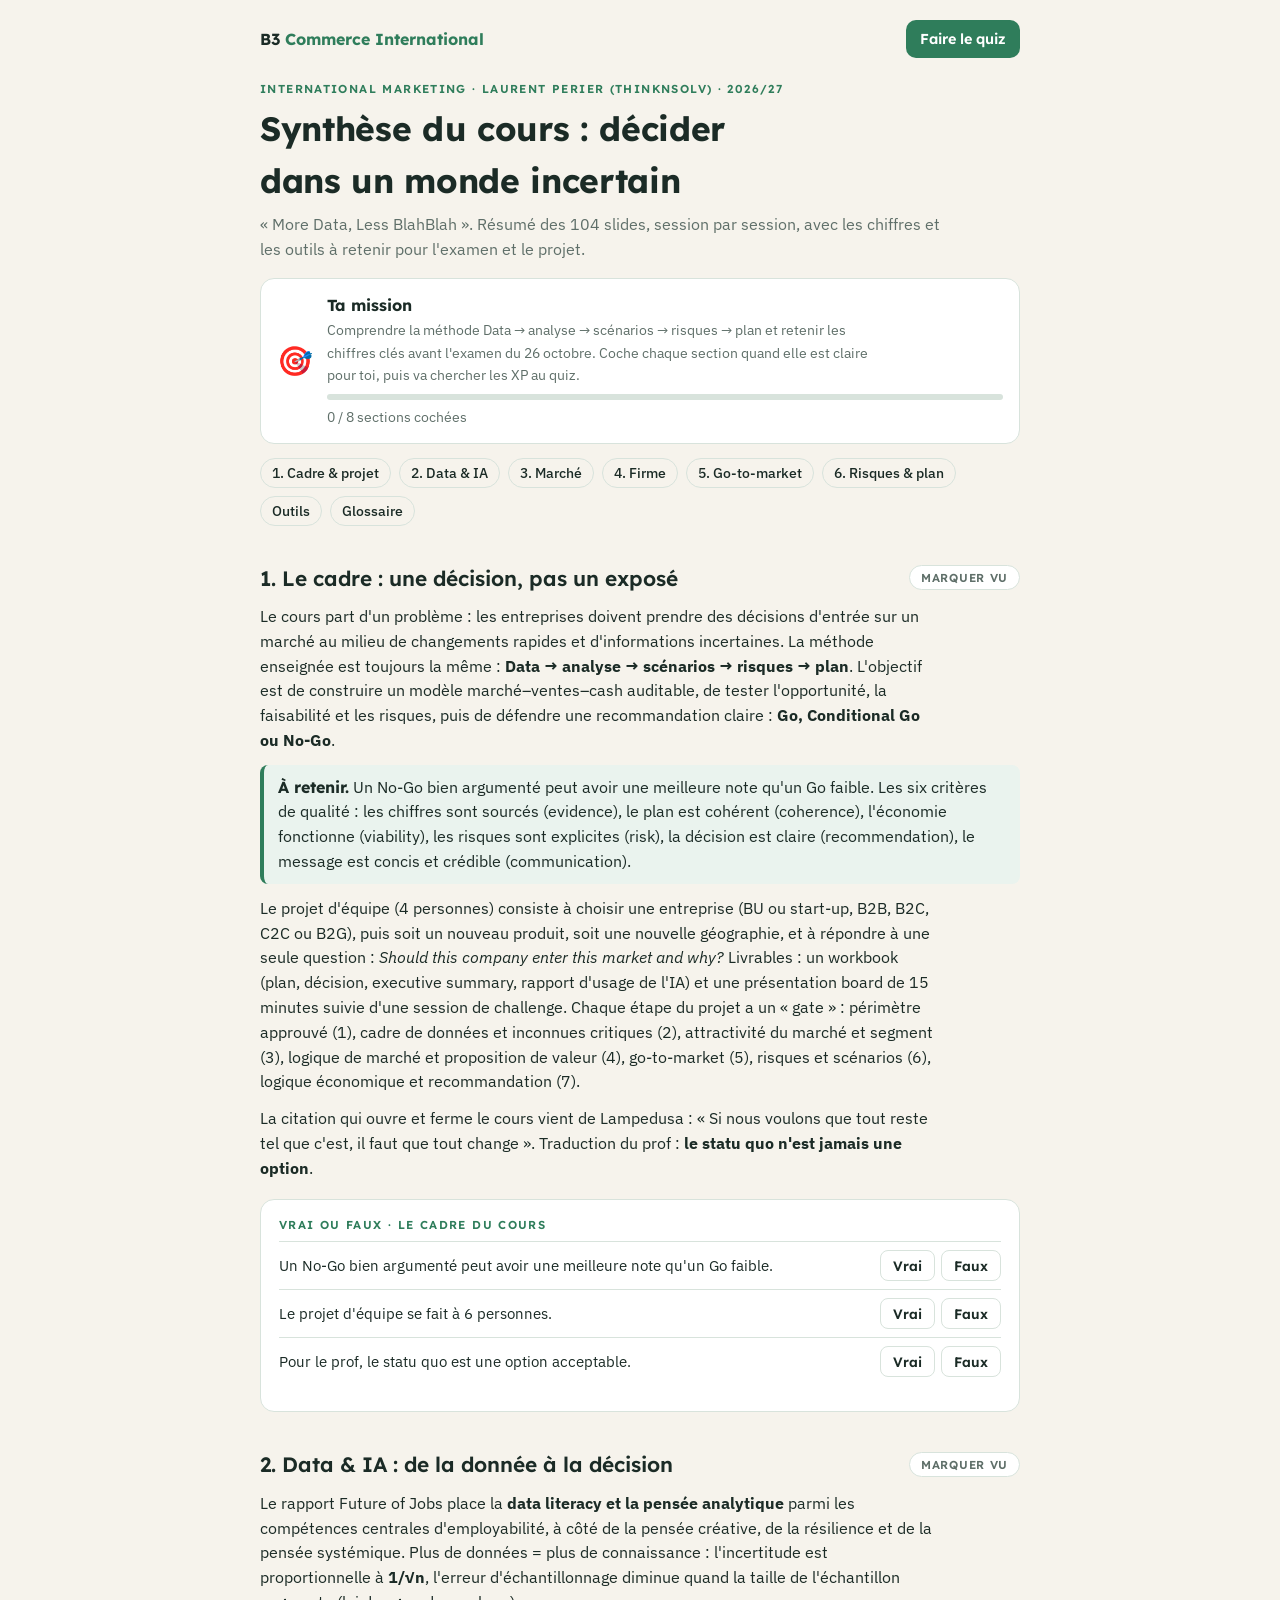
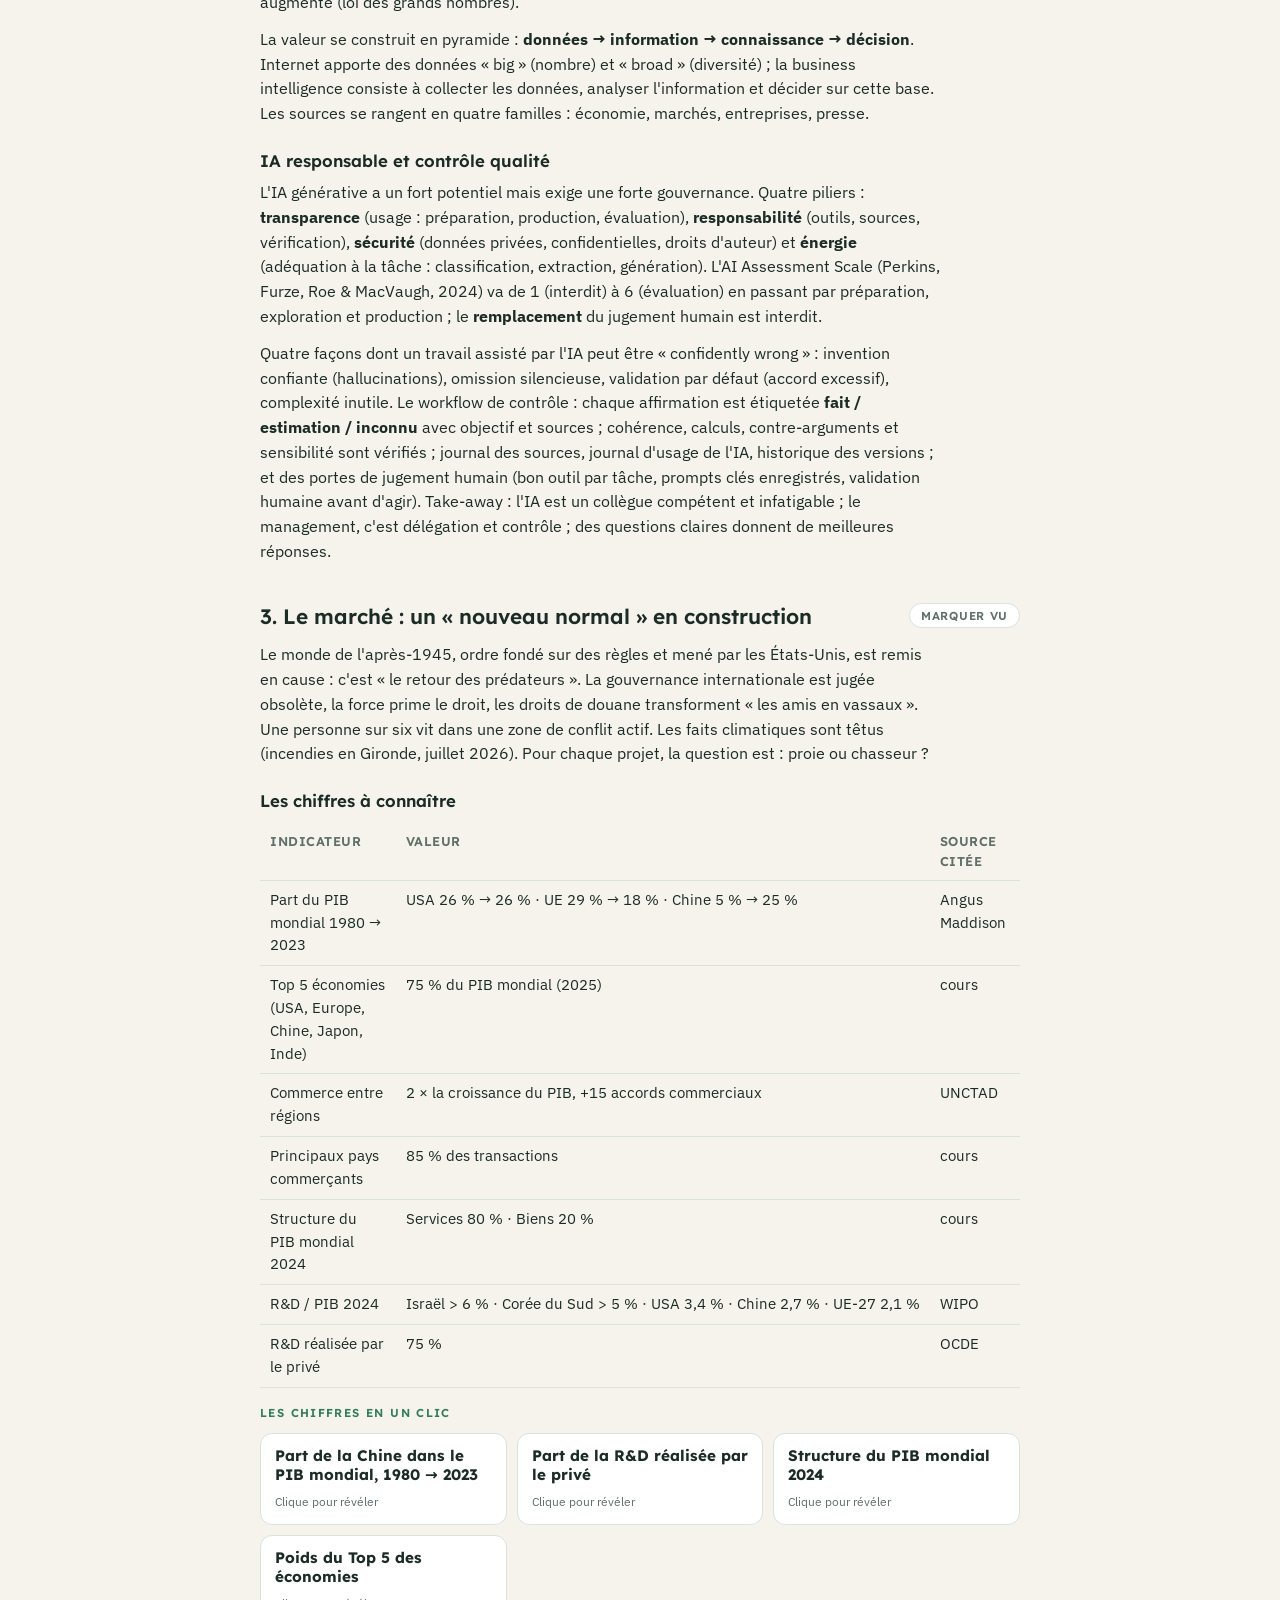
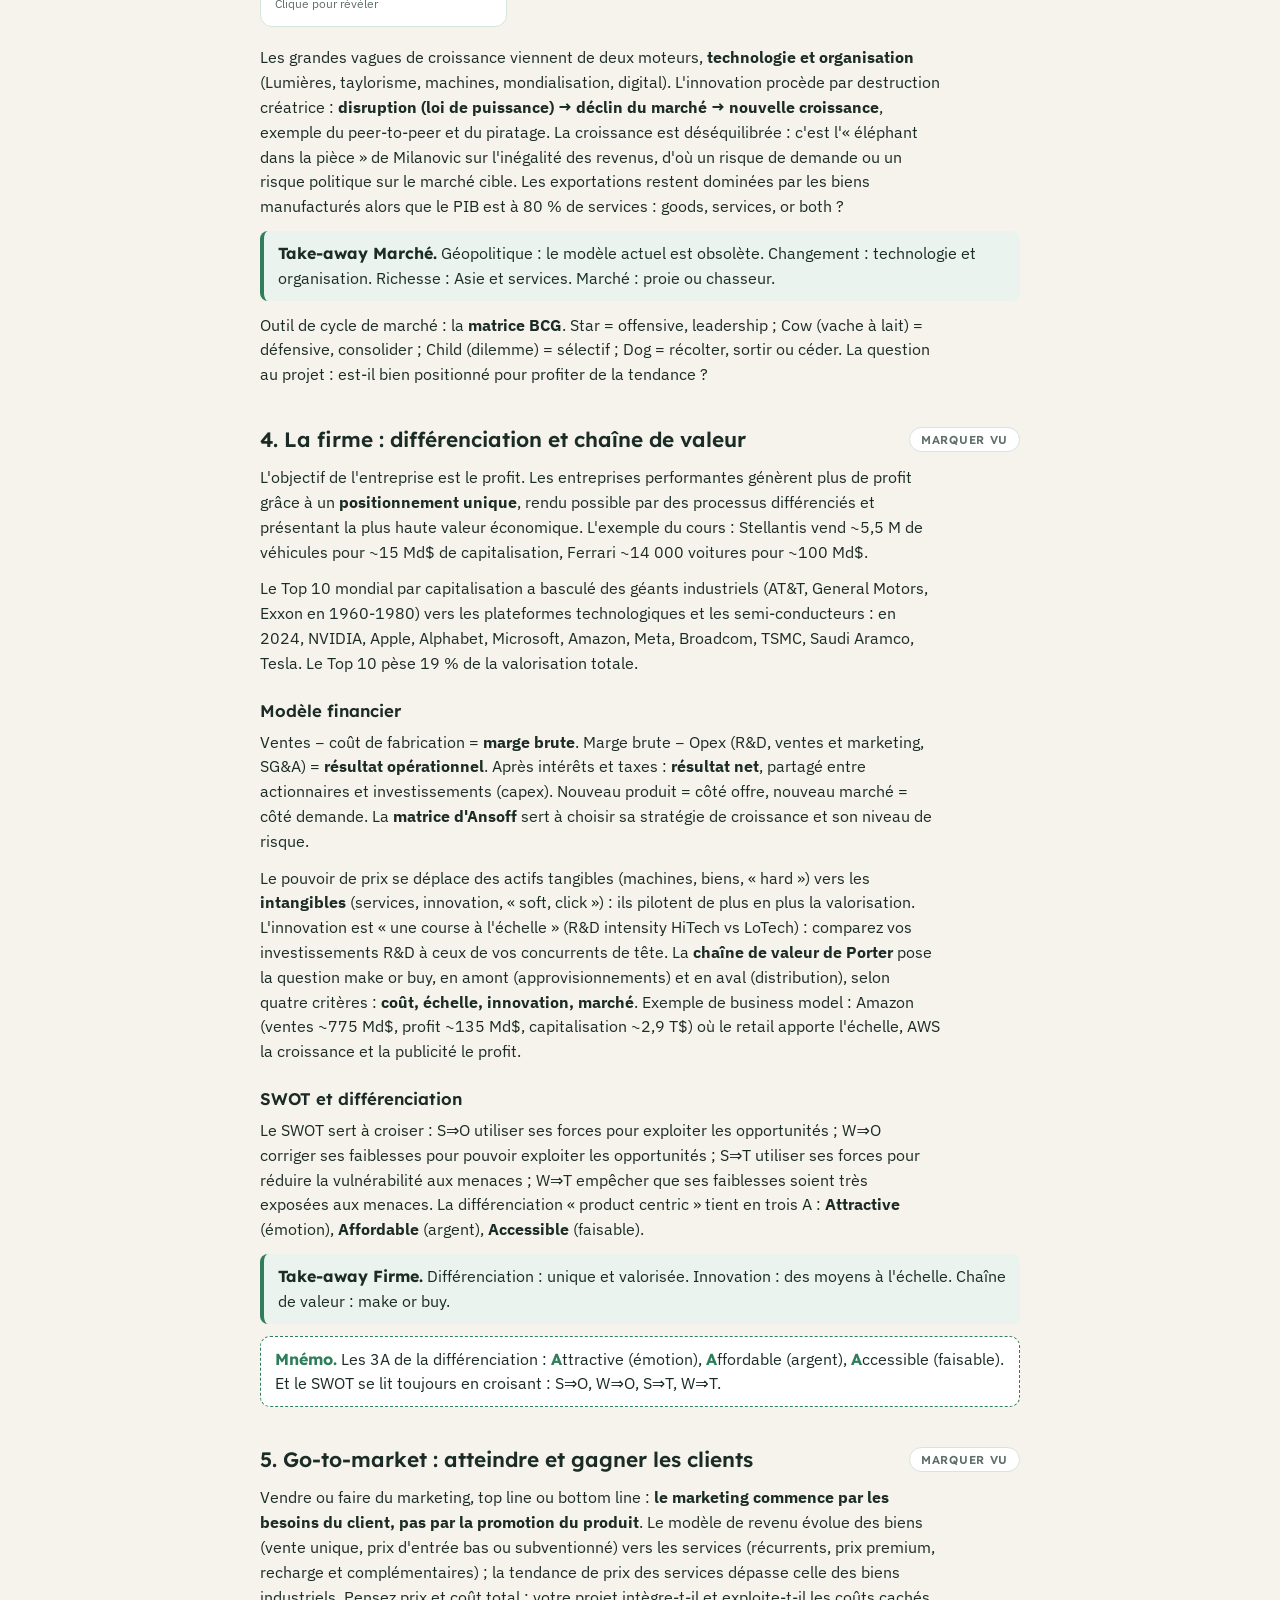
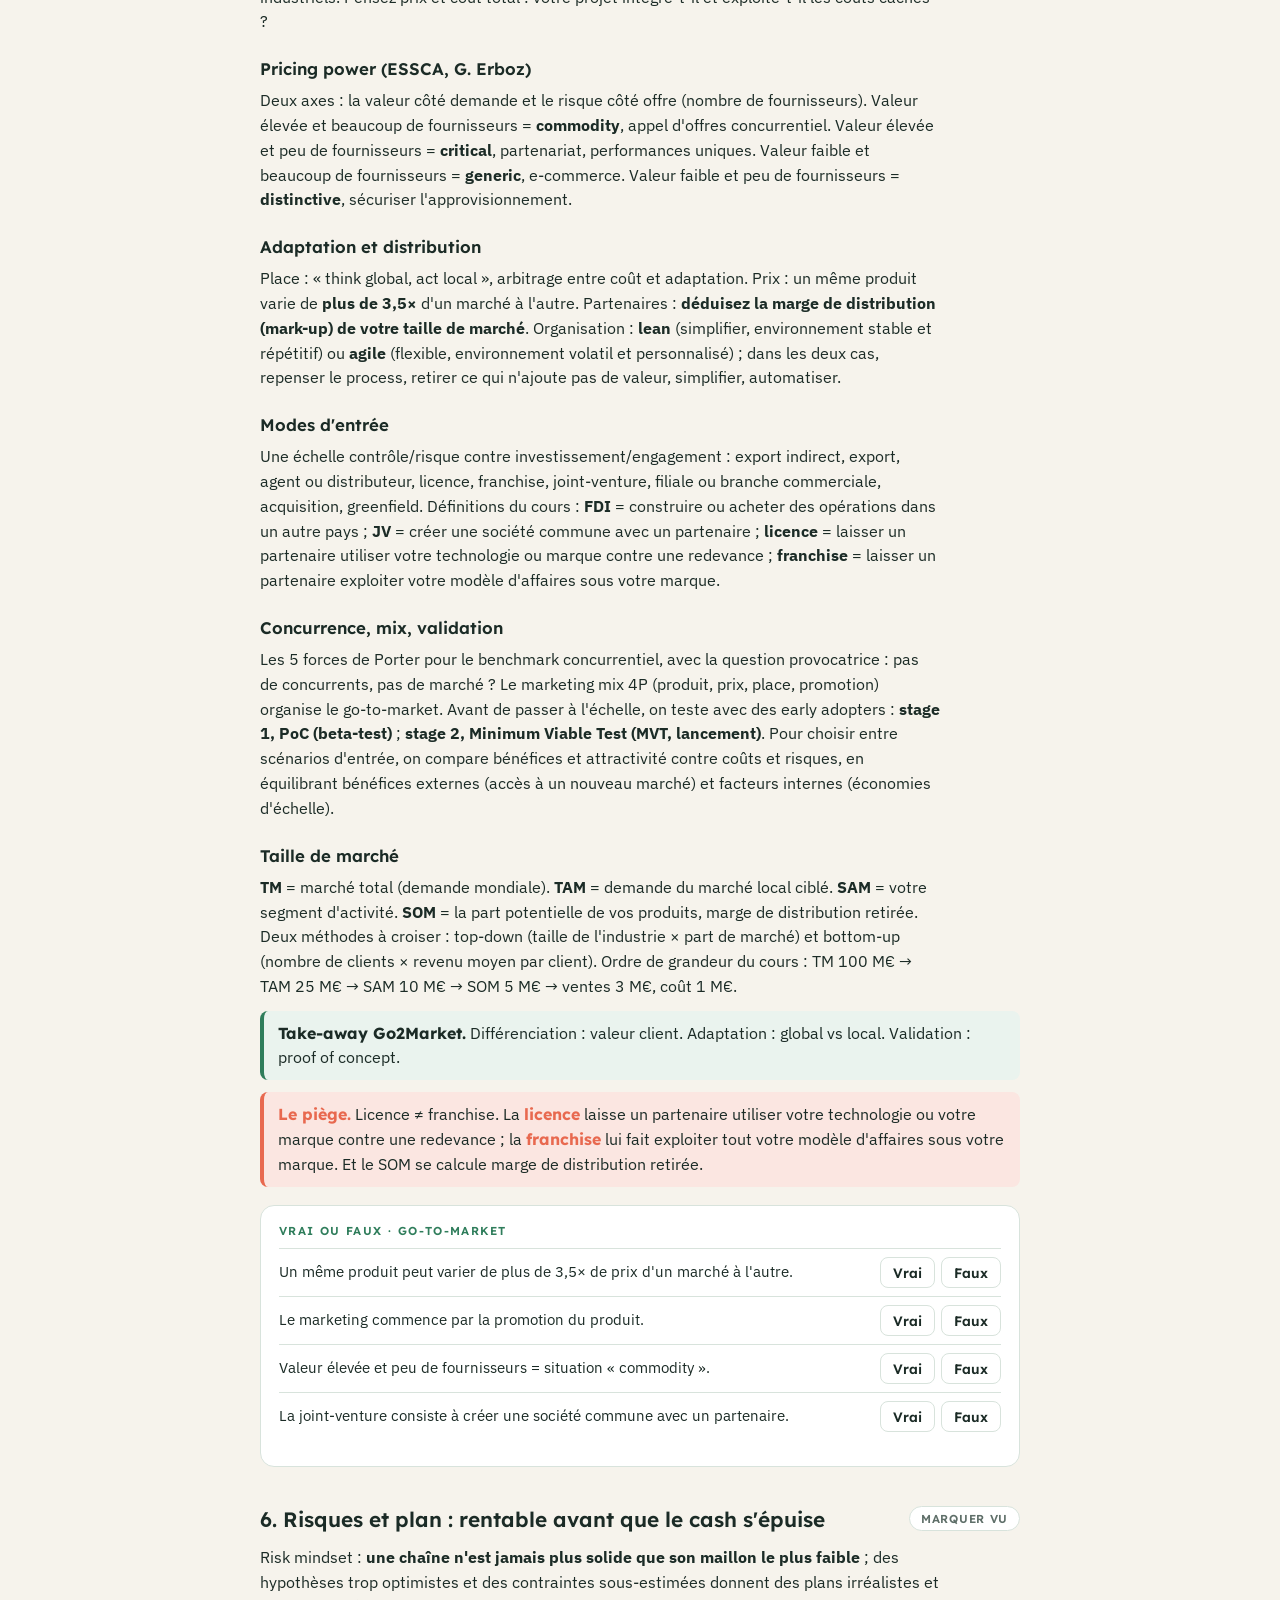
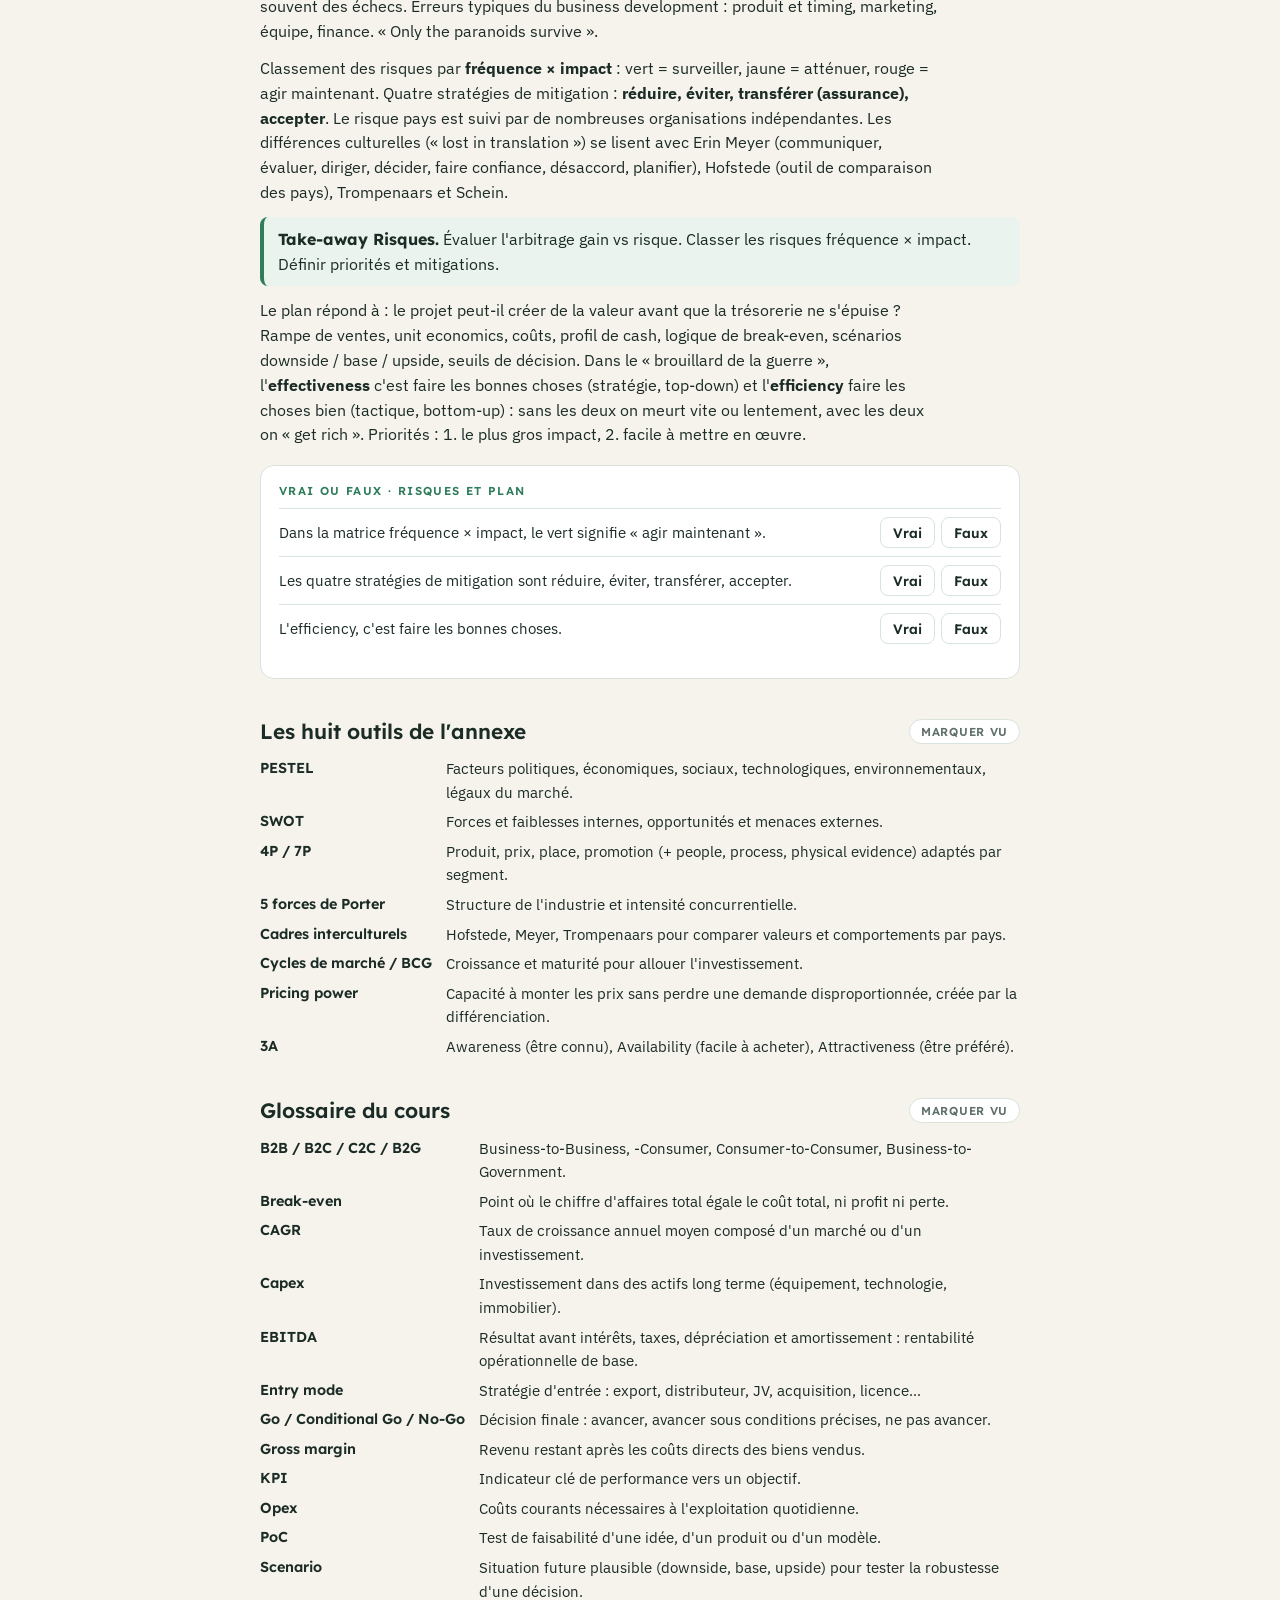
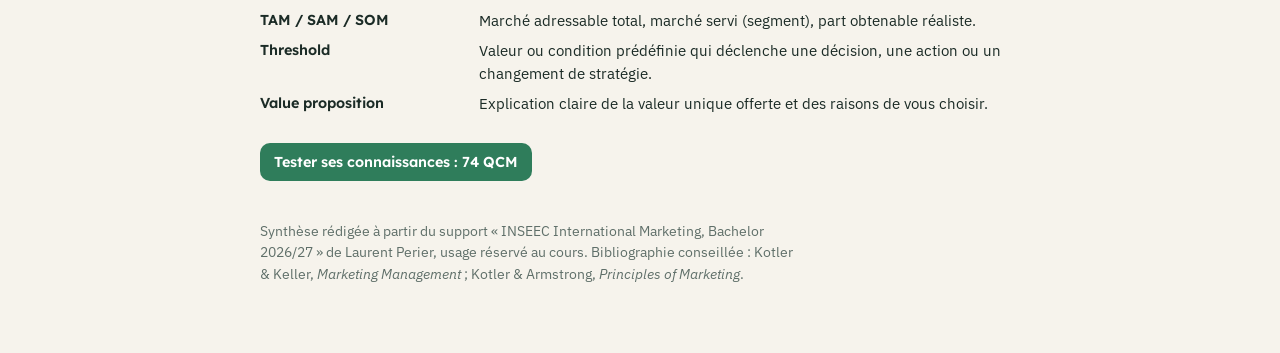
<file: international-marketing/synthese.html>
<!doctype html>
<html lang="fr">
<head>
<meta charset="utf-8">
<meta name="viewport" content="width=device-width, initial-scale=1, viewport-fit=cover">
<title>Synthèse — International Marketing</title>
<link rel="stylesheet" href="https://fonts.googleapis.com/css2?family=Lexend:wght@500;600;700&family=IBM+Plex+Sans:wght@400;500;600&display=swap">
<link rel="stylesheet" href="../site.css">
</head>
<body>
<div class="wrap">
  <nav class="top"><a class="brand" href="../index.html">B3 <span>Commerce International</span></a><a class="btn" href="quiz.html">Faire le quiz</a></nav>

  <div class="eyebrow">International Marketing · Laurent Perier (ThinknSolv) · 2026/27</div>
  <h1>Synthèse du cours : décider dans un monde incertain</h1>
  <p class="sub">« More Data, Less BlahBlah ». Résumé des 104 slides, session par session, avec les chiffres et les outils à retenir pour l'examen et le projet.</p>


  <div class="mission" id="mission"><span class="ic">🎯</span><div><b>Ta mission</b><p class="sub">Comprendre la méthode Data → analyse → scénarios → risques → plan et retenir les chiffres clés avant l'examen du 26 octobre. Coche chaque section quand elle est claire pour toi, puis va chercher les XP au quiz.</p><div class="mbar"><i></i></div><p class="sub mtxt" style="margin-top:6px"></p></div></div>
  <div class="toc">
    <a href="#s1">1. Cadre &amp; projet</a><a href="#s2">2. Data &amp; IA</a><a href="#s3">3. Marché</a><a href="#s4">4. Firme</a><a href="#s5">5. Go-to-market</a><a href="#s6">6. Risques &amp; plan</a><a href="#outils">Outils</a><a href="#glossaire">Glossaire</a>
  </div>

  <h2 id="s1">1. Le cadre : une décision, pas un exposé</h2>
  <p>Le cours part d'un problème : les entreprises doivent prendre des décisions d'entrée sur un marché au milieu de changements rapides et d'informations incertaines. La méthode enseignée est toujours la même : <b>Data → analyse → scénarios → risques → plan</b>. L'objectif est de construire un modèle marché–ventes–cash auditable, de tester l'opportunité, la faisabilité et les risques, puis de défendre une recommandation claire : <b>Go, Conditional Go ou No-Go</b>.</p>
  <div class="key"><b>À retenir.</b> Un No-Go bien argumenté peut avoir une meilleure note qu'un Go faible. Les six critères de qualité : les chiffres sont sourcés (evidence), le plan est cohérent (coherence), l'économie fonctionne (viability), les risques sont explicites (risk), la décision est claire (recommendation), le message est concis et crédible (communication).</div>
  <p>Le projet d'équipe (4 personnes) consiste à choisir une entreprise (BU ou start-up, B2B, B2C, C2C ou B2G), puis soit un nouveau produit, soit une nouvelle géographie, et à répondre à une seule question : <i>Should this company enter this market and why?</i> Livrables : un workbook (plan, décision, executive summary, rapport d'usage de l'IA) et une présentation board de 15 minutes suivie d'une session de challenge. Chaque étape du projet a un « gate » : périmètre approuvé (1), cadre de données et inconnues critiques (2), attractivité du marché et segment (3), logique de marché et proposition de valeur (4), go-to-market (5), risques et scénarios (6), logique économique et recommandation (7).</p>
  <p>La citation qui ouvre et ferme le cours vient de Lampedusa : « Si nous voulons que tout reste tel que c'est, il faut que tout change ». Traduction du prof : <b>le statu quo n'est jamais une option</b>.</p>


  <div class="vf"><div class="eyebrow">Vrai ou faux · le cadre du cours</div><div class="item" data-a="v" data-why="Ce qui est noté, c'est la qualité de la décision et de ses preuves, pas l'optimisme."><p>Un No-Go bien argumenté peut avoir une meilleure note qu'un Go faible.</p></div><div class="item" data-a="f" data-why="Le cours prévoit des équipes de 4 personnes."><p>Le projet d'équipe se fait à 6 personnes.</p></div><div class="item" data-a="f" data-why="« Status-quo is never an option », d'après la citation de Lampedusa."><p>Pour le prof, le statu quo est une option acceptable.</p></div></div>
  <h2 id="s2">2. Data &amp; IA : de la donnée à la décision</h2>
  <p>Le rapport Future of Jobs place la <b>data literacy et la pensée analytique</b> parmi les compétences centrales d'employabilité, à côté de la pensée créative, de la résilience et de la pensée systémique. Plus de données = plus de connaissance : l'incertitude est proportionnelle à <b>1/√n</b>, l'erreur d'échantillonnage diminue quand la taille de l'échantillon augmente (loi des grands nombres).</p>
  <p>La valeur se construit en pyramide : <b>données → information → connaissance → décision</b>. Internet apporte des données « big » (nombre) et « broad » (diversité) ; la business intelligence consiste à collecter les données, analyser l'information et décider sur cette base. Les sources se rangent en quatre familles : économie, marchés, entreprises, presse.</p>
  <h3>IA responsable et contrôle qualité</h3>
  <p>L'IA générative a un fort potentiel mais exige une forte gouvernance. Quatre piliers : <b>transparence</b> (usage : préparation, production, évaluation), <b>responsabilité</b> (outils, sources, vérification), <b>sécurité</b> (données privées, confidentielles, droits d'auteur) et <b>énergie</b> (adéquation à la tâche : classification, extraction, génération). L'AI Assessment Scale (Perkins, Furze, Roe &amp; MacVaugh, 2024) va de 1 (interdit) à 6 (évaluation) en passant par préparation, exploration et production ; le <b>remplacement</b> du jugement humain est interdit.</p>
  <p>Quatre façons dont un travail assisté par l'IA peut être « confidently wrong » : invention confiante (hallucinations), omission silencieuse, validation par défaut (accord excessif), complexité inutile. Le workflow de contrôle : chaque affirmation est étiquetée <b>fait / estimation / inconnu</b> avec objectif et sources ; cohérence, calculs, contre-arguments et sensibilité sont vérifiés ; journal des sources, journal d'usage de l'IA, historique des versions ; et des portes de jugement humain (bon outil par tâche, prompts clés enregistrés, validation humaine avant d'agir). Take-away : l'IA est un collègue compétent et infatigable ; le management, c'est délégation et contrôle ; des questions claires donnent de meilleures réponses.</p>

  <h2 id="s3">3. Le marché : un « nouveau normal » en construction</h2>
  <p>Le monde de l'après-1945, ordre fondé sur des règles et mené par les États-Unis, est remis en cause : c'est « le retour des prédateurs ». La gouvernance internationale est jugée obsolète, la force prime le droit, les droits de douane transforment « les amis en vassaux ». Une personne sur six vit dans une zone de conflit actif. Les faits climatiques sont têtus (incendies en Gironde, juillet 2026). Pour chaque projet, la question est : proie ou chasseur ?</p>
  <h3>Les chiffres à connaître</h3>
  <div class="tbl"><table>
    <tr><th>Indicateur</th><th>Valeur</th><th>Source citée</th></tr>
    <tr><td>Part du PIB mondial 1980 → 2023</td><td class="num">USA 26 % → 26 % · UE 29 % → 18 % · Chine 5 % → 25 %</td><td>Angus Maddison</td></tr>
    <tr><td>Top 5 économies (USA, Europe, Chine, Japon, Inde)</td><td class="num">75 % du PIB mondial (2025)</td><td>cours</td></tr>
    <tr><td>Commerce entre régions</td><td class="num">2 × la croissance du PIB, +15 accords commerciaux</td><td>UNCTAD</td></tr>
    <tr><td>Principaux pays commerçants</td><td class="num">85 % des transactions</td><td>cours</td></tr>
    <tr><td>Structure du PIB mondial 2024</td><td class="num">Services 80 % · Biens 20 %</td><td>cours</td></tr>
    <tr><td>R&amp;D / PIB 2024</td><td class="num">Israël &gt; 6 % · Corée du Sud &gt; 5 % · USA 3,4 % · Chine 2,7 % · UE-27 2,1 %</td><td>WIPO</td></tr>
    <tr><td>R&amp;D réalisée par le privé</td><td class="num">75 %</td><td>OCDE</td></tr>
  </table></div>

  <div class="eyebrow" style="margin-top:14px">Les chiffres en un clic</div>
  <div class="reveals"><button class="reveal" type="button"><b>Part de la Chine dans le PIB mondial, 1980 → 2023</b><span class="hint">Clique pour révéler</span><span class="ans">5 % → 25 % (source Angus Maddison). Les USA restent à 26 %, l'UE passe de 29 % à 18 %.</span></button><button class="reveal" type="button"><b>Part de la R&amp;D réalisée par le privé</b><span class="hint">Clique pour révéler</span><span class="ans">75 % (OCDE).</span></button><button class="reveal" type="button"><b>Structure du PIB mondial 2024</b><span class="hint">Clique pour révéler</span><span class="ans">Services 80 %, biens 20 %. Mais les exportations restent dominées par les biens manufacturés.</span></button><button class="reveal" type="button"><b>Poids du Top 5 des économies</b><span class="hint">Clique pour révéler</span><span class="ans">75 % du PIB mondial en 2025 (USA, Europe, Chine, Japon, Inde).</span></button></div>
  <p>Les grandes vagues de croissance viennent de deux moteurs, <b>technologie et organisation</b> (Lumières, taylorisme, machines, mondialisation, digital). L'innovation procède par destruction créatrice : <b>disruption (loi de puissance) → déclin du marché → nouvelle croissance</b>, exemple du peer-to-peer et du piratage. La croissance est déséquilibrée : c'est l'« éléphant dans la pièce » de Milanovic sur l'inégalité des revenus, d'où un risque de demande ou un risque politique sur le marché cible. Les exportations restent dominées par les biens manufacturés alors que le PIB est à 80 % de services : goods, services, or both ?</p>
  <div class="key"><b>Take-away Marché.</b> Géopolitique : le modèle actuel est obsolète. Changement : technologie et organisation. Richesse : Asie et services. Marché : proie ou chasseur.</div>
  <p>Outil de cycle de marché : la <b>matrice BCG</b>. Star = offensive, leadership ; Cow (vache à lait) = défensive, consolider ; Child (dilemme) = sélectif ; Dog = récolter, sortir ou céder. La question au projet : est-il bien positionné pour profiter de la tendance ?</p>

  <h2 id="s4">4. La firme : différenciation et chaîne de valeur</h2>
  <p>L'objectif de l'entreprise est le profit. Les entreprises performantes génèrent plus de profit grâce à un <b>positionnement unique</b>, rendu possible par des processus différenciés et présentant la plus haute valeur économique. L'exemple du cours : Stellantis vend ~5,5 M de véhicules pour ~15 Md$ de capitalisation, Ferrari ~14 000 voitures pour ~100 Md$.</p>
  <p>Le Top 10 mondial par capitalisation a basculé des géants industriels (AT&amp;T, General Motors, Exxon en 1960-1980) vers les plateformes technologiques et les semi-conducteurs : en 2024, NVIDIA, Apple, Alphabet, Microsoft, Amazon, Meta, Broadcom, TSMC, Saudi Aramco, Tesla. Le Top 10 pèse 19 % de la valorisation totale.</p>
  <h3>Modèle financier</h3>
  <p>Ventes − coût de fabrication = <b>marge brute</b>. Marge brute − Opex (R&amp;D, ventes et marketing, SG&amp;A) = <b>résultat opérationnel</b>. Après intérêts et taxes : <b>résultat net</b>, partagé entre actionnaires et investissements (capex). Nouveau produit = côté offre, nouveau marché = côté demande. La <b>matrice d'Ansoff</b> sert à choisir sa stratégie de croissance et son niveau de risque.</p>
  <p>Le pouvoir de prix se déplace des actifs tangibles (machines, biens, « hard ») vers les <b>intangibles</b> (services, innovation, « soft, click ») : ils pilotent de plus en plus la valorisation. L'innovation est « une course à l'échelle » (R&amp;D intensity HiTech vs LoTech) : comparez vos investissements R&amp;D à ceux de vos concurrents de tête. La <b>chaîne de valeur de Porter</b> pose la question make or buy, en amont (approvisionnements) et en aval (distribution), selon quatre critères : <b>coût, échelle, innovation, marché</b>. Exemple de business model : Amazon (ventes ~775 Md$, profit ~135 Md$, capitalisation ~2,9 T$) où le retail apporte l'échelle, AWS la croissance et la publicité le profit.</p>
  <h3>SWOT et différenciation</h3>
  <p>Le SWOT sert à croiser : S⇒O utiliser ses forces pour exploiter les opportunités ; W⇒O corriger ses faiblesses pour pouvoir exploiter les opportunités ; S⇒T utiliser ses forces pour réduire la vulnérabilité aux menaces ; W⇒T empêcher que ses faiblesses soient très exposées aux menaces. La différenciation « product centric » tient en trois A : <b>Attractive</b> (émotion), <b>Affordable</b> (argent), <b>Accessible</b> (faisable).</p>
  <div class="key"><b>Take-away Firme.</b> Différenciation : unique et valorisée. Innovation : des moyens à l'échelle. Chaîne de valeur : make or buy.</div>


  <div class="mnemo"><b>Mnémo.</b> Les 3A de la différenciation : <b>A</b>ttractive (émotion), <b>A</b>ffordable (argent), <b>A</b>ccessible (faisable). Et le SWOT se lit toujours en croisant : S⇒O, W⇒O, S⇒T, W⇒T.</div>
  <h2 id="s5">5. Go-to-market : atteindre et gagner les clients</h2>
  <p>Vendre ou faire du marketing, top line ou bottom line : <b>le marketing commence par les besoins du client, pas par la promotion du produit</b>. Le modèle de revenu évolue des biens (vente unique, prix d'entrée bas ou subventionné) vers les services (récurrents, prix premium, recharge et complémentaires) ; la tendance de prix des services dépasse celle des biens industriels. Pensez prix et coût total : votre projet intègre-t-il et exploite-t-il les coûts cachés ?</p>
  <h3>Pricing power (ESSCA, G. Erboz)</h3>
  <p>Deux axes : la valeur côté demande et le risque côté offre (nombre de fournisseurs). Valeur élevée et beaucoup de fournisseurs = <b>commodity</b>, appel d'offres concurrentiel. Valeur élevée et peu de fournisseurs = <b>critical</b>, partenariat, performances uniques. Valeur faible et beaucoup de fournisseurs = <b>generic</b>, e-commerce. Valeur faible et peu de fournisseurs = <b>distinctive</b>, sécuriser l'approvisionnement.</p>
  <h3>Adaptation et distribution</h3>
  <p>Place : « think global, act local », arbitrage entre coût et adaptation. Prix : un même produit varie de <b>plus de 3,5×</b> d'un marché à l'autre. Partenaires : <b>déduisez la marge de distribution (mark-up) de votre taille de marché</b>. Organisation : <b>lean</b> (simplifier, environnement stable et répétitif) ou <b>agile</b> (flexible, environnement volatil et personnalisé) ; dans les deux cas, repenser le process, retirer ce qui n'ajoute pas de valeur, simplifier, automatiser.</p>
  <h3>Modes d'entrée</h3>
  <p>Une échelle contrôle/risque contre investissement/engagement : export indirect, export, agent ou distributeur, licence, franchise, joint-venture, filiale ou branche commerciale, acquisition, greenfield. Définitions du cours : <b>FDI</b> = construire ou acheter des opérations dans un autre pays ; <b>JV</b> = créer une société commune avec un partenaire ; <b>licence</b> = laisser un partenaire utiliser votre technologie ou marque contre une redevance ; <b>franchise</b> = laisser un partenaire exploiter votre modèle d'affaires sous votre marque.</p>
  <h3>Concurrence, mix, validation</h3>
  <p>Les 5 forces de Porter pour le benchmark concurrentiel, avec la question provocatrice : pas de concurrents, pas de marché ? Le marketing mix 4P (produit, prix, place, promotion) organise le go-to-market. Avant de passer à l'échelle, on teste avec des early adopters : <b>stage 1, PoC (beta-test)</b> ; <b>stage 2, Minimum Viable Test (MVT, lancement)</b>. Pour choisir entre scénarios d'entrée, on compare bénéfices et attractivité contre coûts et risques, en équilibrant bénéfices externes (accès à un nouveau marché) et facteurs internes (économies d'échelle).</p>
  <h3>Taille de marché</h3>
  <p><b>TM</b> = marché total (demande mondiale). <b>TAM</b> = demande du marché local ciblé. <b>SAM</b> = votre segment d'activité. <b>SOM</b> = la part potentielle de vos produits, marge de distribution retirée. Deux méthodes à croiser : top-down (taille de l'industrie × part de marché) et bottom-up (nombre de clients × revenu moyen par client). Ordre de grandeur du cours : TM 100 M€ → TAM 25 M€ → SAM 10 M€ → SOM 5 M€ → ventes 3 M€, coût 1 M€.</p>
  <div class="key"><b>Take-away Go2Market.</b> Différenciation : valeur client. Adaptation : global vs local. Validation : proof of concept.</div>


  <div class="piege"><b>Le piège.</b> Licence ≠ franchise. La <b>licence</b> laisse un partenaire utiliser votre technologie ou votre marque contre une redevance ; la <b>franchise</b> lui fait exploiter tout votre modèle d'affaires sous votre marque. Et le SOM se calcule marge de distribution retirée.</div>

  <div class="vf"><div class="eyebrow">Vrai ou faux · go-to-market</div><div class="item" data-a="v" data-why="C'est le chiffre du cours sur l'adaptation des prix."><p>Un même produit peut varier de plus de 3,5× de prix d'un marché à l'autre.</p></div><div class="item" data-a="f" data-why="Il commence par les besoins du client."><p>Le marketing commence par la promotion du produit.</p></div><div class="item" data-a="f" data-why="C'est la situation « critical » (partenariat) ; commodity = valeur élevée et beaucoup de fournisseurs."><p>Valeur élevée et peu de fournisseurs = situation « commodity ».</p></div><div class="item" data-a="v" data-why="Définition du cours ; le FDI, lui, consiste à construire ou acheter des opérations dans un autre pays."><p>La joint-venture consiste à créer une société commune avec un partenaire.</p></div></div>
  <h2 id="s6">6. Risques et plan : rentable avant que le cash s'épuise</h2>
  <p>Risk mindset : <b>une chaîne n'est jamais plus solide que son maillon le plus faible</b> ; des hypothèses trop optimistes et des contraintes sous-estimées donnent des plans irréalistes et souvent des échecs. Erreurs typiques du business development : produit et timing, marketing, équipe, finance. « Only the paranoids survive ».</p>
  <p>Classement des risques par <b>fréquence × impact</b> : vert = surveiller, jaune = atténuer, rouge = agir maintenant. Quatre stratégies de mitigation : <b>réduire, éviter, transférer (assurance), accepter</b>. Le risque pays est suivi par de nombreuses organisations indépendantes. Les différences culturelles (« lost in translation ») se lisent avec Erin Meyer (communiquer, évaluer, diriger, décider, faire confiance, désaccord, planifier), Hofstede (outil de comparaison des pays), Trompenaars et Schein.</p>
  <div class="key"><b>Take-away Risques.</b> Évaluer l'arbitrage gain vs risque. Classer les risques fréquence × impact. Définir priorités et mitigations.</div>
  <p>Le plan répond à : le projet peut-il créer de la valeur avant que la trésorerie ne s'épuise ? Rampe de ventes, unit economics, coûts, profil de cash, logique de break-even, scénarios downside / base / upside, seuils de décision. Dans le « brouillard de la guerre », l'<b>effectiveness</b> c'est faire les bonnes choses (stratégie, top-down) et l'<b>efficiency</b> faire les choses bien (tactique, bottom-up) : sans les deux on meurt vite ou lentement, avec les deux on « get rich ». Priorités : 1. le plus gros impact, 2. facile à mettre en œuvre.</p>


  <div class="vf"><div class="eyebrow">Vrai ou faux · risques et plan</div><div class="item" data-a="f" data-why="Vert = surveiller, jaune = atténuer, rouge = agir maintenant."><p>Dans la matrice fréquence × impact, le vert signifie « agir maintenant ».</p></div><div class="item" data-a="v" data-why="Le transfert, c'est typiquement l'assurance."><p>Les quatre stratégies de mitigation sont réduire, éviter, transférer, accepter.</p></div><div class="item" data-a="f" data-why="Effectiveness = faire les bonnes choses (stratégie) ; efficiency = faire les choses bien (tactique)."><p>L'efficiency, c'est faire les bonnes choses.</p></div></div>
  <h2 id="outils">Les huit outils de l'annexe</h2>
  <dl>
    <dt>PESTEL</dt><dd>Facteurs politiques, économiques, sociaux, technologiques, environnementaux, légaux du marché.</dd>
    <dt>SWOT</dt><dd>Forces et faiblesses internes, opportunités et menaces externes.</dd>
    <dt>4P / 7P</dt><dd>Produit, prix, place, promotion (+ people, process, physical evidence) adaptés par segment.</dd>
    <dt>5 forces de Porter</dt><dd>Structure de l'industrie et intensité concurrentielle.</dd>
    <dt>Cadres interculturels</dt><dd>Hofstede, Meyer, Trompenaars pour comparer valeurs et comportements par pays.</dd>
    <dt>Cycles de marché / BCG</dt><dd>Croissance et maturité pour allouer l'investissement.</dd>
    <dt>Pricing power</dt><dd>Capacité à monter les prix sans perdre une demande disproportionnée, créée par la différenciation.</dd>
    <dt>3A</dt><dd>Awareness (être connu), Availability (facile à acheter), Attractiveness (être préféré).</dd>
  </dl>

  <h2 id="glossaire">Glossaire du cours</h2>
  <dl>
    <dt>B2B / B2C / C2C / B2G</dt><dd>Business-to-Business, -Consumer, Consumer-to-Consumer, Business-to-Government.</dd>
    <dt>Break-even</dt><dd>Point où le chiffre d'affaires total égale le coût total, ni profit ni perte.</dd>
    <dt>CAGR</dt><dd>Taux de croissance annuel moyen composé d'un marché ou d'un investissement.</dd>
    <dt>Capex</dt><dd>Investissement dans des actifs long terme (équipement, technologie, immobilier).</dd>
    <dt>EBITDA</dt><dd>Résultat avant intérêts, taxes, dépréciation et amortissement : rentabilité opérationnelle de base.</dd>
    <dt>Entry mode</dt><dd>Stratégie d'entrée : export, distributeur, JV, acquisition, licence…</dd>
    <dt>Go / Conditional Go / No-Go</dt><dd>Décision finale : avancer, avancer sous conditions précises, ne pas avancer.</dd>
    <dt>Gross margin</dt><dd>Revenu restant après les coûts directs des biens vendus.</dd>
    <dt>KPI</dt><dd>Indicateur clé de performance vers un objectif.</dd>
    <dt>Opex</dt><dd>Coûts courants nécessaires à l'exploitation quotidienne.</dd>
    <dt>PoC</dt><dd>Test de faisabilité d'une idée, d'un produit ou d'un modèle.</dd>
    <dt>Scenario</dt><dd>Situation future plausible (downside, base, upside) pour tester la robustesse d'une décision.</dd>
    <dt>TAM / SAM / SOM</dt><dd>Marché adressable total, marché servi (segment), part obtenable réaliste.</dd>
    <dt>Threshold</dt><dd>Valeur ou condition prédéfinie qui déclenche une décision, une action ou un changement de stratégie.</dd>
    <dt>Value proposition</dt><dd>Explication claire de la valeur unique offerte et des raisons de vous choisir.</dd>
  </dl>

  <p style="margin-top:28px"><a class="btn" href="quiz.html">Tester ses connaissances : 74 QCM</a></p>
  <p class="foot">Synthèse rédigée à partir du support « INSEEC International Marketing, Bachelor 2026/27 » de Laurent Perier, usage réservé au cours. Bibliographie conseillée : Kotler &amp; Keller, <i>Marketing Management</i> ; Kotler &amp; Armstrong, <i>Principles of Marketing</i>.</p>
</div>
<script src="../fun.js"></script>
</body>
</html>
</file>
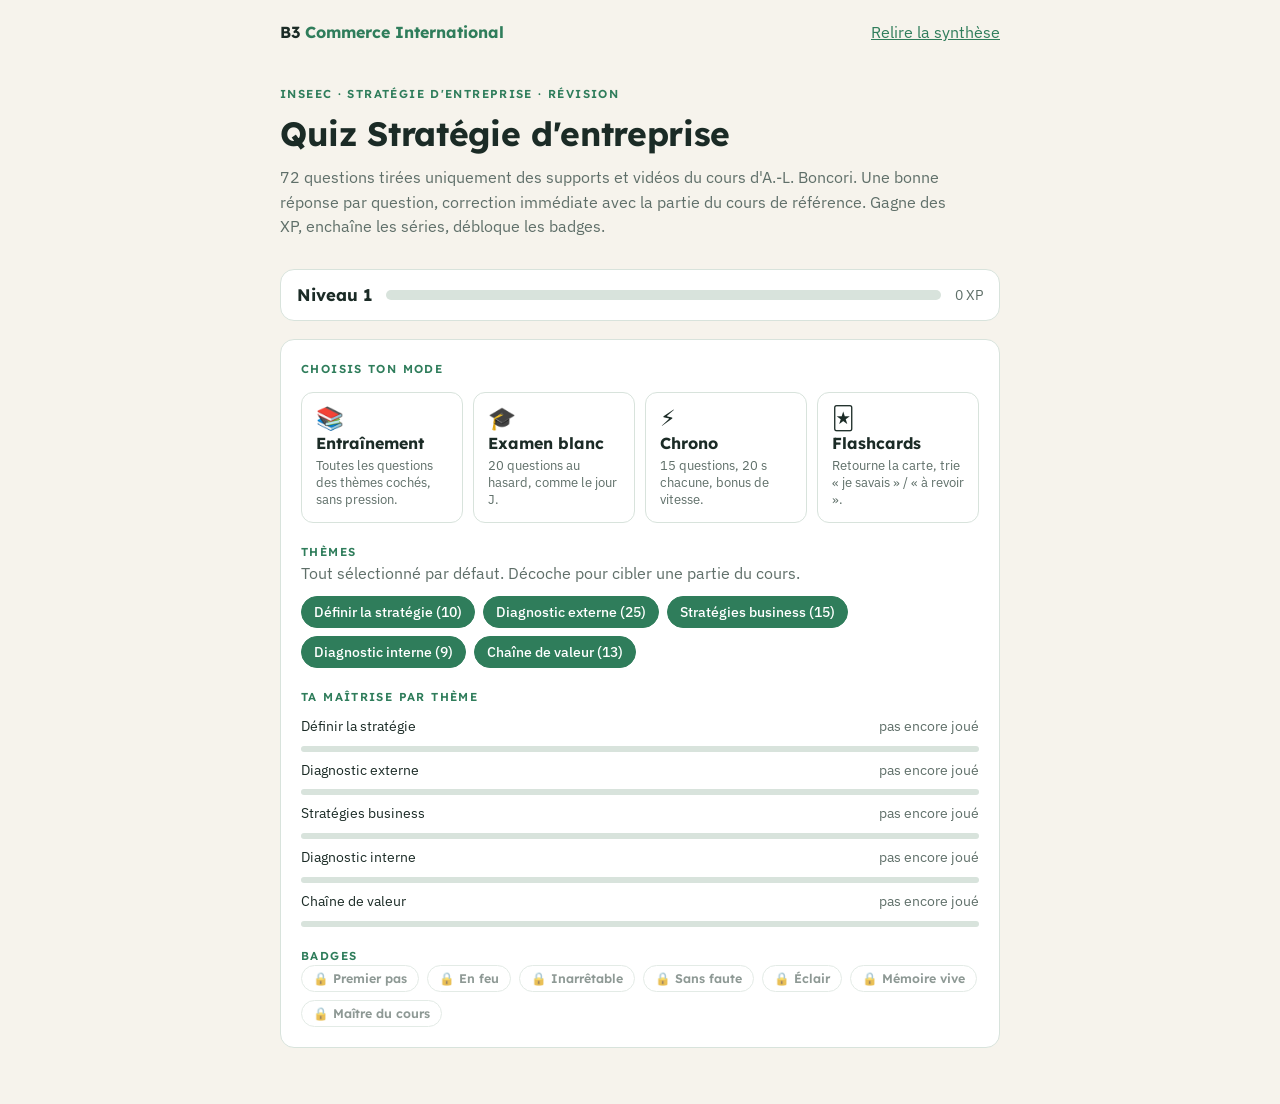
<file: strategie-entreprise/quiz.html>
<!doctype html>
<html lang="fr">
<head>
<meta charset="utf-8">
<meta name="viewport" content="width=device-width, initial-scale=1, viewport-fit=cover">
<title>Quiz — Stratégie d'entreprise</title>
<link rel="stylesheet" href="https://fonts.googleapis.com/css2?family=Lexend:wght@500;600;700&family=IBM+Plex+Sans:wght@400;500;600&display=swap">
<link rel="stylesheet" href="../site.css">
<style>
/* Quiz layout: one card per question, XP bar and streak flame on top, modes as big tiles. */
.wrap { display: grid; gap: 18px; max-width: 720px; }
.hud { display: flex; gap: 14px; align-items: center; flex-wrap: wrap; background: var(--surface); border: 1px solid var(--line); border-radius: 14px; padding: 12px 16px; }
.hud .lvl { font-family: var(--display); font-weight: 700; font-size: 1.05rem; }
.hud .xpbar { flex: 1; min-width: 140px; height: 10px; background: var(--line); border-radius: 999px; overflow: hidden; }
.hud .xpbar i { display: block; height: 100%; background: linear-gradient(90deg, var(--accent), var(--warm)); width: 0; transition: width .4s; }
.hud .xp { font-size: .85rem; color: var(--muted); font-variant-numeric: tabular-nums; }
.badges { display: flex; flex-wrap: wrap; gap: 8px; }
.badge { display: inline-flex; align-items: center; gap: 6px; border: 1px solid var(--line); border-radius: 999px; padding: 5px 11px; font: 600 .78rem var(--display); background: var(--tint); color: var(--accent); }
.badge.locked { background: transparent; color: var(--muted); opacity: .7; }
.modes { display: grid; grid-template-columns: repeat(auto-fit, minmax(150px, 1fr)); gap: 10px; margin-top: 14px; }
.mode { text-align: left; background: var(--surface); border: 1px solid var(--line); border-radius: 12px; padding: 14px; cursor: pointer; color: var(--fg); font-family: var(--body); display: grid; gap: 4px; }
.mode:hover, .mode:focus-visible { border-color: var(--accent); }
.mode b { font-family: var(--display); font-size: 1rem; }
.mode small { color: var(--muted); font-size: .82rem; }
.mode .ic { font-size: 1.4rem; line-height: 1; }
.mastery { display: grid; gap: 8px; margin-top: 10px; }
.mrow { display: grid; grid-template-columns: 1fr auto; gap: 8px; align-items: center; font-size: .88rem; }
.mrow .bar { grid-column: 1 / -1; height: 6px; background: var(--line); border-radius: 999px; overflow: hidden; }
.mrow .bar i { display: block; height: 100%; background: var(--accent); }
.mrow .pct { color: var(--muted); font-variant-numeric: tabular-nums; }
.chips { display: flex; flex-wrap: wrap; gap: 8px; }
.chip { border: 1px solid var(--line); background: transparent; color: var(--fg); border-radius: 999px; padding: 6px 12px; font: 500 .85rem var(--body); cursor: pointer; }
.chip[aria-pressed="true"] { background: var(--accent); color: var(--accent-ink); border-color: var(--accent); }
.rail { height: 8px; background: var(--line); border-radius: 999px; overflow: hidden; }
.rail > i { display: block; height: 100%; width: 0; background: var(--accent); transition: width .25s; }
.meta { display: flex; justify-content: space-between; gap: 12px; font-size: .85rem; color: var(--muted); font-variant-numeric: tabular-nums; flex-wrap: wrap; align-items: center; }
.streak { font-family: var(--display); font-weight: 700; color: var(--warm); }
.streak.hot { animation: pop .3s; }
.timer { font-family: var(--display); font-weight: 700; color: var(--accent); min-width: 3ch; text-align: right; }
.timer.low { color: var(--warm); animation: pop .4s infinite alternate; }
@keyframes pop { from { transform: scale(1); } to { transform: scale(1.18); } }
.qtext { font-family: var(--display); font-weight: 600; font-size: 1.15rem; margin: 8px 0 16px; text-wrap: balance; }
.opts { display: grid; gap: 10px; }
.opt { display: grid; grid-template-columns: 32px 1fr; gap: 12px; align-items: start; text-align: left; width: 100%; background: transparent; color: var(--fg); border: 1px solid var(--line); border-radius: 10px; padding: 12px 14px; font: 400 .98rem var(--body); cursor: pointer; line-height: 1.45; transition: transform .12s; }
.opt:hover:not(:disabled) { border-color: var(--accent); transform: translateX(3px); }
.opt b { font-family: var(--display); color: var(--muted); }
.opt.ok { background: var(--ok-bg); border-color: var(--ok-fg); color: var(--ok-fg); } .opt.ok b { color: var(--ok-fg); }
.opt.ko { background: var(--ko-bg); border-color: var(--ko-fg); color: var(--ko-fg); animation: shake .35s; } .opt.ko b { color: var(--ko-fg); }
@keyframes shake { 0%,100% { transform: translateX(0); } 25% { transform: translateX(-6px); } 75% { transform: translateX(6px); } }
.opt:disabled { cursor: default; }
.feedback { margin-top: 14px; border-radius: 10px; padding: 12px 14px; font-size: .95rem; }
.feedback.ok { background: var(--ok-bg); color: var(--ok-fg); } .feedback.ko { background: var(--ko-bg); color: var(--ko-fg); }
.feedback .slide { display: inline-block; margin-top: 6px; font: 600 .78rem var(--display); letter-spacing: .06em; text-transform: uppercase; opacity: .85; }
.feedback .pts { float: right; font: 700 .95rem var(--display); }
.actions { display: flex; justify-content: space-between; gap: 10px; margin-top: 16px; flex-wrap: wrap; }
.score { text-align: center; }
.big { font-family: var(--display); font-size: clamp(2.6rem, 10vw, 4rem); font-weight: 700; line-height: 1; color: var(--accent); font-variant-numeric: tabular-nums; }
.verdict { font-size: 1.05rem; margin: 10px 0 4px; }
.newbadge { display: inline-block; margin: 8px 4px 0; padding: 8px 14px; border-radius: 999px; background: var(--warm); color: #fff; font: 700 .85rem var(--display); animation: pop .5s 3 alternate; }
.review { display: grid; gap: 8px; margin-top: 16px; text-align: left; }
.review details { border: 1px solid var(--line); border-radius: 10px; padding: 10px 12px; }
.review summary { cursor: pointer; font-weight: 500; }
.review summary.bad { color: var(--ko-fg); } .review summary.good { color: var(--ok-fg); }
.review p { margin: 8px 0 0; font-size: .92rem; color: var(--muted); }
/* Flashcards */
.fc { perspective: 1200px; min-height: 220px; cursor: pointer; }
.fc .inner { position: relative; width: 100%; min-height: 220px; transition: transform .5s; transform-style: preserve-3d; }
.fc.flipped .inner { transform: rotateY(180deg); }
.fc .face { position: absolute; inset: 0; backface-visibility: hidden; background: var(--surface); border: 1px solid var(--line); border-radius: 14px; padding: 22px; display: grid; place-content: center; text-align: center; gap: 8px; }
.fc .face.back { transform: rotateY(180deg); background: var(--tint); }
.fc .face .q { font-family: var(--display); font-weight: 600; font-size: 1.1rem; text-wrap: balance; }
.fc .face .hint { font-size: .8rem; color: var(--muted); }
.fc .face .a { font-family: var(--display); font-weight: 700; color: var(--accent); }
.fc .face .e { font-size: .92rem; color: var(--muted); }
canvas.confetti { position: fixed; inset: 0; pointer-events: none; z-index: 9; }
@media (prefers-reduced-motion: reduce) { .rail > i, .fc .inner, .hud .xpbar i { transition: none; } .opt.ko, .streak.hot, .timer.low, .newbadge { animation: none; } }
</style>
</head>
<body>
<canvas class="confetti" id="confetti" hidden></canvas>
<div class="wrap">
  <nav class="top"><a class="brand" href="../index.html">B3 <span>Commerce International</span></a><a href="synthese.html">Relire la synthèse</a></nav>
  <header>
    <div class="eyebrow">INSEEC · Stratégie d'entreprise · révision</div>
    <h1>Quiz Stratégie d'entreprise</h1>
    <p class="sub">72 questions tirées uniquement des supports et vidéos du cours d'A.-L. Boncori. Une bonne réponse par question, correction immédiate avec la partie du cours de référence. Gagne des XP, enchaîne les séries, débloque les badges.</p>
  </header>

  <div class="hud">
    <span class="lvl" id="lvl">Niveau 1</span>
    <div class="xpbar"><i id="xpfill"></i></div>
    <span class="xp" id="xptxt">0 XP</span>
  </div>

  <section class="panel" id="home">
    <div class="eyebrow">Choisis ton mode</div>
    <div class="modes">
      <button class="mode" id="startAll"><span class="ic">📚</span><b>Entraînement</b><small>Toutes les questions des thèmes cochés, sans pression.</small></button>
      <button class="mode" id="startExam"><span class="ic">🎓</span><b>Examen blanc</b><small>20 questions au hasard, comme le jour J.</small></button>
      <button class="mode" id="startChrono"><span class="ic">⚡</span><b>Chrono</b><small>15 questions, 20 s chacune, bonus de vitesse.</small></button>
      <button class="mode" id="startCards"><span class="ic">🃏</span><b>Flashcards</b><small>Retourne la carte, trie « je savais » / « à revoir ».</small></button>
    </div>
    <div class="eyebrow" style="margin-top:20px">Thèmes</div>
    <p class="sub" style="margin-bottom:10px">Tout sélectionné par défaut. Décoche pour cibler une partie du cours.</p>
    <div class="chips" id="chips"></div>
    <div class="eyebrow" style="margin-top:20px">Ta maîtrise par thème</div>
    <div class="mastery" id="mastery"></div>
    <div class="eyebrow" style="margin-top:20px">Badges</div>
    <div class="badges" id="badges"></div>
  </section>

  <section class="panel" id="quiz" hidden>
    <div class="meta"><span id="counter"></span><span id="theme"></span><span class="streak" id="streak"></span><span class="timer" id="timer" hidden></span></div>
    <div class="rail" style="margin:10px 0 6px"><i id="bar"></i></div>
    <p class="qtext" id="qtext"></p>
    <div class="opts" id="opts"></div>
    <div class="feedback" id="fb" hidden></div>
    <div class="actions">
      <button class="btn ghost" id="quit">Arrêter</button>
      <button class="btn" id="next" hidden>Question suivante</button>
    </div>
  </section>

  <section class="panel" id="cards" hidden>
    <div class="meta"><span id="ccounter"></span><span id="ctheme"></span><span id="cleft"></span></div>
    <div class="rail" style="margin:10px 0 14px"><i id="cbar"></i></div>
    <div class="fc" id="fc"><div class="inner"><div class="face front"><div class="q" id="cq"></div><div class="hint">Clique pour retourner</div></div><div class="face back"><div class="a" id="ca"></div><div class="e" id="ce"></div></div></div></div>
    <div class="actions">
      <button class="btn ghost" id="cquit">Arrêter</button>
      <span><button class="btn ghost" id="cagain">À revoir</button> <button class="btn" id="cknew">Je savais</button></span>
    </div>
  </section>

  <section class="panel score" id="result" hidden>
    <div class="eyebrow">Résultat</div>
    <div class="big" id="scoreBig"></div>
    <p class="verdict" id="verdict"></p>
    <p class="sub" id="scoreSub"></p>
    <div id="newbadges"></div>
    <div class="modes" style="grid-template-columns:repeat(auto-fit,minmax(140px,1fr))">
      <button class="btn" id="retryWrong" hidden>Rejouer mes erreurs</button>
      <button class="btn ghost" id="backHome">Retour aux modes</button>
    </div>
    <div class="review" id="review"></div>
  </section>
</div>
<script>
const COURSE = "strategie-entreprise";
const BANK = [{"t":"Définir la stratégie","q":"D'où vient le mot « stratégie » ?","o":["Du latin strata, la route","Du grec stratos (armée) et agein (conduire)","De l'anglais strategy, années 1960","Du grec polis, la cité"],"a":1,"e":"Le stratège est celui qui conduit l'armée : concept militaire passé à l'entreprise dans les années 1960.","s":"Fiche 1"},{"t":"Définir la stratégie","q":"Selon Porter, à quoi reconnaît-on concrètement un avantage concurrentiel ?","o":["À la part de marché la plus élevée","Au chiffre d'affaires le plus élevé","À une rentabilité supérieure à la moyenne du secteur","Au plus grand nombre de salariés"],"a":2,"e":"Exemple du cours : Samsung leader en volume, mais Apple a l'avantage concurrentiel grâce à sa marge.","s":"Fiche 1 · Partie IV"},{"t":"Définir la stratégie","q":"Quel niveau de stratégie répond à la question « dans quels domaines d'activité être présent ? »","o":["La stratégie business","La stratégie corporate","Les décisions opérationnelles","La stratégie fonctionnelle"],"a":1,"e":"La corporate strategy choisit les DAS (spécialisation, diversification, recentrage) et vient avant la business strategy.","s":"Partie IV"},{"t":"Définir la stratégie","q":"Qu'est-ce qu'un DAS ?","o":["Un département administratif et social","Un sous-ensemble d'activités partageant mêmes clients, concurrents, technologies et FCS","Un segment de clientèle marketing","Une filiale à l'étranger"],"a":1,"e":"On définit une stratégie business par DAS ; le découpage s'appelle segmentation stratégique.","s":"Fiche 1"},{"t":"Définir la stratégie","q":"Les 5 P de Mintzberg sont : Plan, Pattern, Position, Perspective et…","o":["Profit","Ploy (manœuvre)","Process","Product"],"a":1,"e":"Pour Mintzberg, la stratégie n'est pas qu'un plan écrit : c'est aussi ce que l'entreprise fait réellement.","s":"Fiche 1"},{"t":"Définir la stratégie","q":"Une stratégie qui naît du terrain par essais-erreurs, de bas en haut, est dite…","o":["Délibérée","Émergente","Corporate","Générique"],"a":1,"e":"Stratégie émergente (Mintzberg), par opposition à la stratégie délibérée planifiée par la direction.","s":"Fiche 1 · Partie IV"},{"t":"Définir la stratégie","q":"Les trois modes de croissance cités au niveau corporate sont :","o":["Build, buy, borrow","Make, sell, rent","Plan, do, check","Coûts, différenciation, focalisation"],"a":0,"e":"Croissance interne (build), acquisition (buy), alliance (borrow).","s":"Fiche 1 · Partie IV"},{"t":"Définir la stratégie","q":"Quelle phrase résume l'idée centrale qui justifie de commencer par le diagnostic externe ?","o":["L'entreprise est hors sol","L'entreprise n'est pas hors sol","Le client a toujours raison","La stratégie est un plan"],"a":1,"e":"L'entreprise s'insère dans une cité (la polis) : tissu social, politique, économique et culturel.","s":"Partie III"},{"t":"Définir la stratégie","q":"Le modèle Structure → Comportement → Performance appartient à quelle école ?","o":["L'approche par les ressources","L'approche par l'environnement (économie industrielle)","L'école émergente","L'école des capacités dynamiques"],"a":1,"e":"Héritage de l'économie industrielle américaine (Industrial Organization), exemple de la Standard Oil.","s":"Partie III"},{"t":"Définir la stratégie","q":"Que illustre le cas de la Standard Oil de Rockefeller ?","o":["La stratégie émergente","Économies d'échelle, intégration verticale et rentes","La focalisation","L'horloge stratégique"],"a":1,"e":"Raffinerie de Cleveland, 1865 : économies d'échelle, menace d'intégration verticale, rentes différentielles et de monopole.","s":"Partie III"},{"t":"Diagnostic externe","q":"Dans quel ordre se fait le diagnostic externe ?","o":["5 forces puis PESTEL","PESTEL puis 5 forces de Porter","SWOT puis PESTEL","VRIN puis 5 forces"],"a":1,"e":"D'abord le macro-environnement (PESTEL), puis l'analyse concurrentielle et l'attractivité du secteur.","s":"Partie III"},{"t":"Diagnostic externe","q":"Le PESTEL débouche sur :","o":["Les forces et faiblesses","Les variables pivots, les scénarios, les opportunités et menaces","La marge par produit","Les stratégies génériques"],"a":1,"e":"PESTEL : comment et pourquoi ? Variables pivots → scénarios d'évolution → opportunités et menaces.","s":"Partie III"},{"t":"Diagnostic externe","q":"Le taux directeur et le pouvoir d'achat relèvent de quelle lettre du PESTEL ?","o":["P","E (économique)","S","L"],"a":1,"e":"Critères économiques : cycles, croissance du PIB, inflation, taux d'intérêt, chômage, pouvoir d'achat.","s":"Partie III"},{"t":"Diagnostic externe","q":"La politique de propriété intellectuelle et la protection des brevets relèvent de :","o":["Technologique","Légal","Politique","Écologique"],"a":0,"e":"Les slides classent brevets et propriété intellectuelle dans les critères technologiques, avec R&D et ruptures.","s":"Partie III"},{"t":"Diagnostic externe","q":"Le protectionnisme et les alliances commerciales relèvent de :","o":["Économique","Politique","Légal","Socioculturel"],"a":1,"e":"Critères politiques : stabilité, protectionnisme, (dé)régulations, politique monétaire, commerce extérieur, alliances.","s":"Partie III"},{"t":"Diagnostic externe","q":"Selon la prof, quelle variable est la plus fiable pour prévoir ?","o":["La technologie","La démographie","Le taux d'intérêt","La mode"],"a":1,"e":"Elle bouge lentement ; exemple OMS : 2 milliards de 60 ans et plus en 2050.","s":"Fiche 2"},{"t":"Diagnostic externe","q":"Quelles sont les trois dimensions de la typologie des industries selon Porter ?","o":["Prix, volume, marge","Degré de maturité, étendue du champ concurrentiel, degré de concentration","Offre, demande, État","Interne, externe, hybride"],"a":1,"e":"Émergente à déclin ; globale, multidomestique ou locale ; concentrée ou fragmentée.","s":"Partie III"},{"t":"Diagnostic externe","q":"Lequel n'est PAS un symptôme de maturité d'un secteur ?","o":["Saturation du marché","Surcapacité de production","Forte croissance de la demande","Inélasticité de la demande"],"a":2,"e":"Les symptômes : saturation, inélasticité, surcapacité, substitution, maturité technologique, sophistication du consommateur.","s":"Partie III"},{"t":"Diagnostic externe","q":"Quelle force est au centre du modèle de Porter ?","o":["La menace des substituts","La rivalité interne","Le pouvoir des clients","L'État"],"a":1,"e":"La rivalité entre concurrents établis est la force centrale ; on commence toujours par elle.","s":"Partie III"},{"t":"Diagnostic externe","q":"Quelle est la « sixième force » ajoutée au modèle ?","o":["Les syndicats","Les pouvoirs publics (l'État)","Les médias","Les actionnaires"],"a":1,"e":"Ils agissent via le protectionnisme, le pouvoir de régulation et leur place comme client/fournisseur.","s":"Partie III"},{"t":"Diagnostic externe","q":"Un secteur en oligopole ou duopole a une rivalité interne…","o":["Faible","Très élevée","Nulle","Impossible à évaluer"],"a":1,"e":"Secteur concentré = rivalité forte ; fragmenté = plus faible. Exemple : Android/iOS, note 5/5.","s":"Partie III"},{"t":"Diagnostic externe","q":"Au stade de l'introduction du cycle de vie, la rivalité interne est :","o":["Très forte","Faible, puis elle croît jusqu'à la maturité","Stable","Maximale"],"a":1,"e":"La rivalité est un continuum : faible en introduction, extrêmement élevée à maturité.","s":"Partie III"},{"t":"Diagnostic externe","q":"Des sources de différenciation possibles entre concurrents…","o":["Augmentent la rivalité","Abaissent la rivalité interne","Sont sans effet","Créent une guerre des prix"],"a":1,"e":"Sans différenciation possible, on se tourne vers une guerre des prix et une réduction massive des coûts.","s":"Partie III"},{"t":"Diagnostic externe","q":"Des barrières à la sortie élevées sont le signe :","o":["D'un secteur attractif","D'une rivalité forte : les entreprises restent verrouillées et se battent","D'une menace d'entrants faible","D'un pouvoir des clients faible"],"a":1,"e":"Le verrouillage présage la mauvaise santé ou le caractère non attractif de l'industrie.","s":"Partie III"},{"t":"Diagnostic externe","q":"L'eau minérale par rapport aux sodas illustre :","o":["Un nouvel entrant","Un produit de substitution","Un fournisseur","Un client"],"a":1,"e":"Les substituts répondent au même besoin autrement ; critères : substituabilité, élasticité croisée, innovation.","s":"Partie III · Fiche 2"},{"t":"Diagnostic externe","q":"Lequel est un critère du pouvoir de négociation des fournisseurs et clients ?","o":["Les barrières à la sortie","Les coûts de transfert","La maturité technologique","La démographie"],"a":1,"e":"Concentration, savoir-faire et qualité, quantités commandées, coûts de transfert, possibilités d'intégration amont/aval.","s":"Partie III"},{"t":"Diagnostic externe","q":"Des barrières à l'entrée élevées rendent la menace des nouveaux entrants :","o":["Forte","Faible","Moyenne","Inchangée"],"a":1,"e":"Économies d'échelle, capitaux, image de marque, brevets, effets d'apprentissage, distribution, différenciation.","s":"Partie III"},{"t":"Diagnostic externe","q":"Dans l'exemple du train de passagers en France, la menace des substituts est jugée :","o":["Faible","Très forte (avion, automobile, car)","Nulle","Moyenne"],"a":1,"e":"Rivalité faible (monopole SNCF), entrants forte (Deutsche Bahn), substituts très forte, État fort.","s":"Partie III"},{"t":"Diagnostic externe","q":"Plus les forces concurrentielles sont élevées…","o":["Plus le secteur est attractif","Moins le secteur est attractif","Plus les marges sont élevées","Plus les FCS sont nombreux"],"a":1,"e":"Première conclusion du modèle : l'attractivité du secteur.","s":"Partie III"},{"t":"Diagnostic externe","q":"Dans l'hexagone sectoriel, une petite surface signifie :","o":["Un secteur peu attractif","Un secteur attractif","Une forte rivalité","Un oligopole"],"a":1,"e":"Six branches notées de 0 à 10 ; grande toile d'araignée = secteur peu attractif.","s":"Partie III"},{"t":"Diagnostic externe","q":"Qui sont les trois acteurs de l'oligopole des consoles de jeux vidéo cité en cours ?","o":["Apple, Google, Microsoft","Sony, Nintendo, Microsoft","Sega, Atari, Sony","Tencent, Sony, Nintendo"],"a":1,"e":"Rivalité notée 7 à 9 sur 10. Deux types de clients : distributeurs et consommateur final.","s":"Partie III"},{"t":"Diagnostic externe","q":"Les facteurs clés de succès (FCS) sont :","o":["Propres à chaque entreprise","Imposés par la structure du secteur à toutes les entreprises","Choisis par le dirigeant","Les forces de l'entreprise"],"a":1,"e":"Ils viennent contrecarrer les forces et s'imposent à tous les concurrents du secteur.","s":"Partie III"},{"t":"Diagnostic externe","q":"Quel FCS permet de contrebalancer la sixième force (l'État) ?","o":["L'intégration verticale","Le lobbying","La maîtrise des coûts","L'image de marque"],"a":1,"e":"Septième catégorie de FCS : le lobbying.","s":"Partie III"},{"t":"Diagnostic externe","q":"Quel FCS abaisse surtout le pouvoir de négociation des fournisseurs et des clients ?","o":["L'intégration verticale","L'innovation","La puissance financière","Le lobbying"],"a":0,"e":"Développer des activités adjacentes en amont ou en aval du secteur.","s":"Partie III"},{"t":"Diagnostic externe","q":"Combien de catégories majeures de FCS le cours distingue-t-il ?","o":["3","5","7","10"],"a":2,"e":"Coûts, image de marque, technique et innovation, intégration verticale, distribution et fournisseurs, puissance financière, lobbying.","s":"Partie III"},{"t":"Stratégies business","q":"Quelles sont les trois stratégies génériques de Porter ?","o":["Croissance, maintien, retrait","Domination par les coûts, différenciation, focalisation","Spécialisation, diversification, recentrage","Build, buy, borrow"],"a":1,"e":"La focalisation (concentration) a deux variantes : par les coûts ou par la différenciation.","s":"Partie IV"},{"t":"Stratégies business","q":"Spécialisation, diversification et recentrage sont des stratégies…","o":["Business","Corporate","Fonctionnelles","Émergentes"],"a":1,"e":"Ce sont les choix de DAS au niveau de la stratégie d'ensemble.","s":"Partie IV"},{"t":"Stratégies business","q":"Une entreprise sans choix clair entre coûts et différenciation est dite…","o":["Hybride","Stuck in the middle (enlisée dans la voie médiane)","Focalisée","Standard"],"a":1,"e":"Sur la courbe de Porter, la voie médiane a la rentabilité la plus faible.","s":"Partie IV"},{"t":"Stratégies business","q":"Qu'est-ce que l'offre de référence ?","o":["L'offre la plus chère du marché","L'offre que la majorité des consommateurs s'attend à se voir proposer à un moment donné","L'offre du leader","L'offre low cost"],"a":1,"e":"Le cœur du marché, l'offre moyenne ou standard (Strategor).","s":"Partie IV"},{"t":"Stratégies business","q":"La domination par les coûts est une stratégie de…","o":["Niche","Volume","Prestige","Différenciation"],"a":1,"e":"Avantage simple : obtenir les coûts et les prix les plus bas à qualité comparable.","s":"Partie IV"},{"t":"Stratégies business","q":"Lequel n'est PAS un moyen cité de domination par les coûts ?","o":["Effets d'expérience, d'échelle et d'envergure","Intégration verticale","Standardisation des process","Design original et image de marque"],"a":3,"e":"Design et image de marque sont des leviers de sophistication, pas de domination par les coûts.","s":"Partie IV"},{"t":"Stratégies business","q":"Que montre la courbe d'expérience ?","o":["Le coût unitaire augmente avec le volume","Le coût unitaire baisse avec le total d'unités produites","Le prix suit la demande","La marge est constante"],"a":1,"e":"Exemple cité : l'Airbus A350.","s":"Partie IV"},{"t":"Stratégies business","q":"La stratégie d'épuration consiste à :","o":["Proposer plus de valeur à un prix supérieur","Proposer pour un prix réduit une offre de valeur perçue inférieure","Se concentrer sur une niche","Copier l'offre standard"],"a":1,"e":"Différenciation par le bas ; exemples : Logan Renault, Duster Dacia.","s":"Partie IV"},{"t":"Stratégies business","q":"Quelle est la limite principale de l'épuration ?","o":["Une sophistication non perçue","Un écart de prix trop faible par rapport aux stratégies de domination par les coûts","Des actifs trop spécialisés","Une cible trop large"],"a":1,"e":"Sa réussite repose sur une forte sensibilité prix des clients et une réflexion sur tout le processus de production.","s":"Partie IV"},{"t":"Stratégies business","q":"La sophistication s'appuie sur :","o":["Volume et standardisation","Image de marque, design, technologie, distribution, service","Guerre des prix","Réduction des coûts"],"a":1,"e":"Limites : sophistication non perçue ou difficile à protéger.","s":"Partie IV"},{"t":"Stratégies business","q":"Sur l'horloge stratégique, l'épuration (low cost) se situe :","o":["Prix élevé, valeur élevée","Prix faible, valeur perçue faible","Prix faible, valeur élevée","Prix élevé, valeur faible"],"a":1,"e":"Les autres positions : offre standard, hybride, sophistication sans surprix, sophistication avec surprix.","s":"Partie IV"},{"t":"Stratégies business","q":"La stratégie hybride combine :","o":["Coût élevé et différenciation faible","Coût faible et différenciation élevée","Niche et volume","Épuration et focalisation"],"a":1,"e":"Exemple posé en question dans le cours : Ikea.","s":"Partie IV"},{"t":"Stratégies business","q":"Coût d'obtention élevé et faible différenciation correspond à une stratégie :","o":["Hybride","Non viable","De niche","De volume"],"a":1,"e":"Matrice de Brulhart, Favoreu & Gherra.","s":"Partie IV"},{"t":"Stratégies business","q":"Sur quoi repose la réussite d'une stratégie de focalisation ?","o":["Un marché le plus large possible","Une restriction délibérée du marché et des actifs hautement spécialisés","Des prix les plus bas","Une offre standard"],"a":1,"e":"Offre très différenciée pour une clientèle très réduite, pour ne pas attirer de concurrents.","s":"Partie IV"},{"t":"Stratégies business","q":"Cible étroite + avantage lié au coût ou à la différenciation =","o":["Domination par les coûts","Concentration (focalisation)","Sophistication","Hybride"],"a":1,"e":"Front large = domination par les coûts ou différenciation ; front étroit = concentration.","s":"Partie IV"},{"t":"Diagnostic interne","q":"Que signifie VRIN ?","o":["Volume, Rentabilité, Innovation, Niche","Valeur, Rareté, Inimitabilité, Non-substituabilité","Vision, Ressources, Intégration, Négociation","Valeur, Risque, Image, Notoriété"],"a":1,"e":"Méthode de diagnostic des ressources et compétences, Barney 1991.","s":"Partie VI"},{"t":"Diagnostic interne","q":"Une ressource qui a de la valeur mais n'est ni rare, ni inimitable, ni non substituable donne :","o":["Un avantage durable","Une parité concurrentielle","Un désavantage","Un avantage temporaire"],"a":1,"e":"Aucun critère = désavantage ; valeur seule = parité ; V+R ou V+I = temporaire ; les quatre = durable.","s":"Partie VI"},{"t":"Diagnostic interne","q":"Quelle différence entre ressources et compétences ?","o":["Aucune","Les ressources sont ce que l'entreprise possède, les compétences ce qu'elle sait faire","Les compétences sont financières","Les ressources sont humaines"],"a":1,"e":"Supérieures aux concurrents, elles deviennent ressources stratégiques et compétences distinctives : la capacité stratégique.","s":"Fiche 1 · Partie VI"},{"t":"Diagnostic interne","q":"Des ressources équivalentes à celles des concurrents sont :","o":["Des forces","Les ressources minimales du secteur","Un déficit","Des ressources stratégiques"],"a":1,"e":"Inférieures = déficit (faiblesse), équivalentes = minimales, supérieures = stratégiques (force).","s":"Partie VI"},{"t":"Diagnostic interne","q":"Dans le cas Conforama/But cité en cours, quelle est la part du marché français de l'ensemble ?","o":["15 %","19 %","40 %","70 %"],"a":1,"e":"19 % devant Ikea (15 %), avec 70 % de fournisseurs en commun.","s":"Partie VI"},{"t":"Diagnostic interne","q":"L'exemple de Nokia illustre qu'une ressource rare…","o":["Est toujours un avantage","Peut devenir un blocage","Est transférable","Est durable"],"a":1,"e":"Questions sur la rareté : transférable ? durable (mines) ? peut-elle devenir un blocage ?","s":"Partie VI"},{"t":"Diagnostic interne","q":"Pourquoi l'avantage concurrentiel repose-t-il surtout sur les compétences ?","o":["Parce que les ressources sont gratuites","Parce qu'une ressource est souvent imitable","Parce que les compétences sont rares","Parce que les ressources ne créent pas de valeur"],"a":1,"e":"Les compétences sont liées à des activités créatrices de valeur, plus difficiles à imiter.","s":"Partie VI"},{"t":"Diagnostic interne","q":"Dans le SWOT, les options ST consistent à :","o":["Utiliser les forces pour saisir les opportunités","Utiliser les forces pour éviter les menaces","Minimiser les faiblesses pour saisir les opportunités","Minimiser les faiblesses pour éviter les menaces"],"a":1,"e":"SO, WO, ST, WT : quatre familles d'options stratégiques.","s":"Partie VI"},{"t":"Diagnostic interne","q":"Le diagnostic interne produit :","o":["Opportunités et menaces","Forces et faiblesses","Les FCS","Les scénarios"],"a":1,"e":"L'externe donne opportunités, menaces et FCS ; l'interne donne forces et faiblesses.","s":"Fiche 1 · Partie VI"},{"t":"Chaîne de valeur","q":"Qui a défini la chaîne de valeur en 1985 ?","o":["Barney","Mintzberg","Michael Porter","Gereffi"],"a":2,"e":"Elle décompose la firme en activités pertinentes pour comprendre les coûts et les sources de différenciation.","s":"Partie VI"},{"t":"Chaîne de valeur","q":"Laquelle est une fonction de soutien de la chaîne de valeur ?","o":["Logistique","Production","Gestion des ressources humaines","Commercialisation"],"a":2,"e":"Soutien : infrastructure et systèmes, RH, développement technologique. Primaires : approvisionnements, logistique, production, commercialisation, services.","s":"Partie VI"},{"t":"Chaîne de valeur","q":"Comment se définit la marge dans la chaîne de valeur ?","o":["CA − coûts variables","Valeur totale − ensemble des coûts des activités créatrices de valeur","Prix − coût d'achat","Résultat net"],"a":1,"e":"La chaîne de valeur donne la valeur totale : activités créatrices de valeur + marge.","s":"Partie VI"},{"t":"Chaîne de valeur","q":"Le « système de valeur » de Porter comprend :","o":["Uniquement la chaîne de la firme","Les chaînes des fournisseurs, de la firme, des circuits de distribution et des clients","Les actionnaires et les salariés","Les forces concurrentielles"],"a":1,"e":"Pour une firme diversifiée, s'ajoutent les chaînes de chaque unité.","s":"Partie VI"},{"t":"Chaîne de valeur","q":"Une activité faiblement créatrice de valeur a vocation à être :","o":["Renforcée","Externalisée","Intégrée","Maintenue"],"a":1,"e":"Fortement créatrice = renforcée ou maintenue ; faiblement créatrice = externalisée.","s":"Partie VI"},{"t":"Chaîne de valeur","q":"Dans l'exemple L'Oréal, quelle activité crée le plus de valeur (+++) ?","o":["Approvisionnement","Opérations","Marketing et ventes","Logistique externe"],"a":2,"e":"Lien émotionnel avec le client, accent sur les différences et les enjeux sociaux.","s":"Partie VI"},{"t":"Chaîne de valeur","q":"Dans l'exemple L'Oréal, les opérations (140 pays, 42 usines) créent de la valeur par :","o":["Différenciation","Domination par les coûts","Focalisation","Épuration"],"a":1,"e":"Opérations flexibles, organisées, contrôlées : boost (++) par domination par les coûts.","s":"Partie VI"},{"t":"Chaîne de valeur","q":"Qu'est-ce qu'une chaîne globale de valeur ?","o":["La chaîne d'un seul site","L'ensemble des activités productives opérées en différents lieux géographiques au niveau mondial, de la conception à la distribution","Un réseau de distribution","Une alliance"],"a":1,"e":"Organisation du processus de production d'un bien au niveau mondial, contexte d'hypermondialisation.","s":"Partie VI"},{"t":"Chaîne de valeur","q":"Quelle part du commerce mondial les chaînes globales de valeur représentaient-elles lors de la Covid-19 ?","o":["Un tiers","La moitié","Deux tiers","90 %"],"a":2,"e":"Avec une baisse de la production industrielle de 13,5 % et une forte dépendance aux fournisseurs chinois.","s":"Partie VI"},{"t":"Chaîne de valeur","q":"Les deux problématiques clés de la mondialisation sont :","o":["Prix et volume","Faire ou faire-faire ? Où et par qui ?","Coûts et différenciation","Interne et externe"],"a":1,"e":"Externalisation vs intégration ; délocalisation.","s":"Partie VI"},{"t":"Chaîne de valeur","q":"Une chaîne pilotée par les acheteurs (buyer-driven) est dominée par :","o":["Les usines","Le marketing de marque et les fabricants de marques","Les producteurs","L'État"],"a":1,"e":"Par opposition à la chaîne pilotée par les producteurs (producer-driven).","s":"Partie VI"},{"t":"Chaîne de valeur","q":"Qu'est-ce que l'upgrading industriel (Gereffi) ?","o":["La délocalisation","Le processus de capture d'une part croissante de richesse en développant des tâches plus complexes","La baisse des coûts","L'externalisation"],"a":1,"e":"Assemblage de produits importés → full-package → marque originale → conception originale.","s":"Partie VI"},{"t":"Chaîne de valeur","q":"Lequel n'est PAS une des 4 dimensions de l'approche CGV ?","o":["Structure input-output","Géographie et territorialité","Gouvernance","Stratégie de prix"],"a":3,"e":"La quatrième dimension est le contexte socio-institutionnel.","s":"Partie VI"}];
const THEMES = [...new Set(BANK.map(q => q.t))];
const $ = id => document.getElementById(id);
const ls = { get(k){ try { return JSON.parse(localStorage.getItem("b3:" + COURSE + ":" + k)); } catch(e){ return null; } }, set(k,v){ try { localStorage.setItem("b3:" + COURSE + ":" + k, JSON.stringify(v)); } catch(e){} } };
const BADGES = [
  ["first", "Premier pas", "Terminer une série"],
  ["streak5", "En feu", "5 bonnes réponses d'affilée"],
  ["streak10", "Inarrêtable", "10 bonnes réponses d'affilée"],
  ["perfect", "Sans faute", "Un examen blanc à 20/20"],
  ["chrono", "Éclair", "Un chrono à 12/15 ou plus"],
  ["cards", "Mémoire vive", "Une session de flashcards terminée"],
  ["master", "Maître du cours", "80 % de maîtrise sur tous les thèmes"],
];
const PRAISE = ["Exact.", "Bien joué.", "Tu gères.", "Propre.", "Oui !", "Nickel.", "C'est ça."];
const NOPE = ["Pas tout à fait.", "Raté, mais tu la retiendras.", "Presque.", "Non, regarde bien :"];
let selected = new Set(THEMES), queue = [], idx = 0, score = 0, wrong = [], mode = "all", streak = 0, maxStreak = 0, pts = 0, tStart = 0, tick = null, tLeft = 0;
let stats = ls.get("stats") || {}, xp = ls.get("xp") || 0, earned = new Set(ls.get("badges") || []), gained = [];

function level(x){ return Math.floor(Math.sqrt(x / 60)) + 1; }
function renderHud(){
  const l = level(xp), lo = (l - 1) ** 2 * 60, hi = l ** 2 * 60;
  $("lvl").textContent = "Niveau " + l; $("xptxt").textContent = xp + " XP";
  $("xpfill").style.width = Math.round((xp - lo) / (hi - lo) * 100) + "%";
}
function renderChips(){
  $("chips").innerHTML = "";
  THEMES.forEach(t => {
    const n = BANK.filter(q => q.t === t).length;
    const b = document.createElement("button");
    b.className = "chip"; b.type = "button"; b.textContent = `${t} (${n})`;
    b.setAttribute("aria-pressed", selected.has(t));
    b.onclick = () => { selected.has(t) ? selected.delete(t) : selected.add(t); if (!selected.size) selected.add(t); renderChips(); };
    $("chips").appendChild(b);
  });
  const m = $("mastery"); m.innerHTML = "";
  THEMES.forEach(t => {
    const s = stats[t] || { ok: 0, n: 0 }; const p = s.n ? Math.round(s.ok / s.n * 100) : 0;
    const d = document.createElement("div"); d.className = "mrow";
    d.innerHTML = `<span></span><span class="pct">${s.n ? p + " % · " + s.n + " rép." : "pas encore joué"}</span><div class="bar"><i style="width:${p}%"></i></div>`;
    d.firstChild.textContent = t; m.appendChild(d);
  });
  const bd = $("badges"); bd.innerHTML = "";
  BADGES.forEach(([id, name, how]) => { const s = document.createElement("span"); s.className = "badge" + (earned.has(id) ? "" : " locked"); s.title = how; s.textContent = (earned.has(id) ? "🏅 " : "🔒 ") + name; bd.appendChild(s); });
  renderHud();
}
function shuffle(a){ for (let i = a.length - 1; i > 0; i--) { const j = Math.floor(Math.random() * (i + 1)); [a[i], a[j]] = [a[j], a[i]]; } return a; }
function pool(){ return BANK.filter(q => selected.has(q.t)); }
function award(id){ if (!earned.has(id)) { earned.add(id); gained.push(id); ls.set("badges", [...earned]); } }
function start(list, m){
  mode = m; queue = list; idx = 0; score = 0; wrong = []; streak = 0; maxStreak = 0; pts = 0; gained = [];
  $("home").hidden = true; $("result").hidden = true; $("cards").hidden = true; $("quiz").hidden = false;
  $("timer").hidden = mode !== "chrono";
  show();
}
function show(){
  const q = queue[idx];
  $("counter").textContent = `Question ${idx + 1} / ${queue.length}`;
  $("theme").textContent = q.t;
  $("streak").textContent = streak >= 2 ? `🔥 ×${streak}` : "";
  $("bar").style.width = (idx / queue.length * 100) + "%";
  $("qtext").textContent = q.q;
  $("fb").hidden = true; $("next").hidden = true;
  const opts = $("opts"); opts.innerHTML = "";
  q.o.forEach((o, i) => {
    const b = document.createElement("button"); b.className = "opt"; b.type = "button";
    b.innerHTML = `<b>${"ABCD"[i]}</b><span></span>`; b.lastChild.textContent = o;
    b.onclick = () => answer(i);
    opts.appendChild(b);
  });
  tStart = Date.now();
  if (mode === "chrono") { tLeft = 20; $("timer").textContent = tLeft + " s"; $("timer").className = "timer"; clearInterval(tick); tick = setInterval(() => { tLeft--; $("timer").textContent = tLeft + " s"; if (tLeft <= 5) $("timer").className = "timer low"; if (tLeft <= 0) { clearInterval(tick); answer(-1); } }, 1000); }
  window.scrollTo({ top: 0, behavior: "smooth" });
}
function answer(i){
  clearInterval(tick);
  const q = queue[idx]; const btns = [...$("opts").children];
  btns.forEach((b, j) => { b.disabled = true; if (j === q.a) b.classList.add("ok"); else if (j === i) b.classList.add("ko"); });
  const good = i === q.a; const secs = (Date.now() - tStart) / 1000;
  const s = stats[q.t] || { ok: 0, n: 0 }; s.n++; if (good) s.ok++; stats[q.t] = s; ls.set("stats", stats);
  let p = 0;
  if (good) { score++; streak++; maxStreak = Math.max(maxStreak, streak); p = 10 + Math.min(streak - 1, 5) * 2 + (mode === "chrono" && secs < 8 ? 5 : 0); }
  else { streak = 0; wrong.push(q); }
  pts += p; xp += p; ls.set("xp", xp); renderHud();
  if (streak === 5) award("streak5"); if (streak === 10) award("streak10");
  $("streak").textContent = streak >= 2 ? `🔥 ×${streak}` : ""; $("streak").className = "streak" + (streak >= 3 ? " hot" : "");
  const fb = $("fb"); fb.hidden = false; fb.className = "feedback " + (good ? "ok" : "ko");
  const head = good ? PRAISE[Math.floor(Math.random() * PRAISE.length)] : (i < 0 ? "Temps écoulé ! La bonne réponse était " + "ABCD"[q.a] + "." : NOPE[Math.floor(Math.random() * NOPE.length)] + " La bonne réponse est " + "ABCD"[q.a] + ".");
  fb.innerHTML = `<span class="pts">${good ? "+" + p + " XP" : ""}</span><strong>${head}</strong> <span></span><br><span class="slide">Source : ${q.s}</span>`;
  fb.querySelector("span:not(.pts)").textContent = q.e;
  if (good && streak >= 3) burst(12);
  $("next").hidden = false; $("next").textContent = idx + 1 < queue.length ? "Question suivante" : "Voir le résultat";
  $("next").focus();
}
$("next").onclick = () => { idx++; idx < queue.length ? show() : finish(); };
$("quit").onclick = () => { clearInterval(tick); $("quiz").hidden = true; $("home").hidden = false; renderChips(); };
function finish(){
  $("quiz").hidden = true; $("result").hidden = false;
  const n = queue.length, pct = Math.round(score / n * 100);
  award("first");
  if (mode === "exam" && score === 20) award("perfect");
  if (mode === "chrono" && score >= 12) award("chrono");
  if (THEMES.every(t => stats[t] && stats[t].n >= 5 && stats[t].ok / stats[t].n >= .8)) award("master");
  $("scoreBig").textContent = `${score} / ${n}`;
  $("verdict").textContent = pct === 100 ? "Parfait. Rien à redire." : pct >= 90 ? "Tu es prêt pour l'examen." : pct >= 70 ? "Solide. Revois les thèmes en rouge ci-dessous." : pct >= 50 ? "Ça passe, mais relis les parties citées avant l'examen." : "Reprends la synthèse thème par thème, puis rejoue tes erreurs.";
  $("scoreSub").textContent = `${pct} % · +${pts} XP · meilleure série ${maxStreak} · ${wrong.length} erreur${wrong.length > 1 ? "s" : ""}`;
  const nb = $("newbadges"); nb.innerHTML = "";
  gained.forEach(id => { const b = BADGES.find(x => x[0] === id); const s = document.createElement("span"); s.className = "newbadge"; s.textContent = "🏅 Nouveau badge : " + b[1]; nb.appendChild(s); });
  if (pct >= 70 || gained.length) burst(pct >= 90 ? 120 : 60);
  $("retryWrong").hidden = !wrong.length;
  const rv = $("review"); rv.innerHTML = "";
  queue.forEach((q, k) => {
    const d = document.createElement("details"); const bad = wrong.includes(q);
    const s = document.createElement("summary"); s.className = bad ? "bad" : "good"; s.textContent = `${k + 1}. ${q.q}`;
    const p = document.createElement("p"); p.textContent = `Réponse ${"ABCD"[q.a]} : ${q.o[q.a]} — ${q.e} (source : ${q.s})`;
    d.append(s, p); if (bad) d.open = true; rv.appendChild(d);
  });
  window.scrollTo({ top: 0, behavior: "smooth" });
}
$("retryWrong").onclick = () => start(shuffle([...wrong]), "retry");
$("backHome").onclick = () => { $("result").hidden = true; $("home").hidden = false; renderChips(); };
$("startAll").onclick = () => start(pool(), "all");
$("startExam").onclick = () => start(shuffle(pool()).slice(0, 20), "exam");
$("startChrono").onclick = () => start(shuffle(pool()).slice(0, 15), "chrono");

/* Flashcards */
let cq = [], ci = 0, cagain = [], cround = 1, cflipped = false;
function cstart(list){ cq = list; ci = 0; cagain = []; cflipped = false; $("home").hidden = true; $("cards").hidden = false; cshow(); }
function cshow(){
  const q = cq[ci]; $("fc").classList.remove("flipped"); cflipped = false;
  $("ccounter").textContent = `Carte ${ci + 1} / ${cq.length}`; $("ctheme").textContent = q.t; $("cleft").textContent = cround > 1 ? `Tour ${cround}` : "";
  $("cbar").style.width = (ci / cq.length * 100) + "%";
  $("cq").textContent = q.q; $("ca").textContent = q.o[q.a]; $("ce").textContent = q.e;
}
$("fc").onclick = () => { cflipped = !cflipped; $("fc").classList.toggle("flipped", cflipped); };
function cnext(knew){
  if (!knew) cagain.push(cq[ci]); else { xp += 3; ls.set("xp", xp); renderHud(); }
  ci++;
  if (ci < cq.length) cshow();
  else if (cagain.length) { cq = shuffle(cagain); cagain = []; ci = 0; cround++; cshow(); }
  else { award("cards"); burst(60); $("cards").hidden = true; $("home").hidden = false; renderChips(); alertDone(); }
}
function alertDone(){ const h = $("home"); const p = document.createElement("p"); p.className = "sub"; p.textContent = "Flashcards terminées, toutes les cartes sont connues. Belle mémoire."; h.prepend(p); setTimeout(() => p.remove(), 6000); }
$("cknew").onclick = () => cnext(true); $("cagain").onclick = () => cnext(false);
$("cquit").onclick = () => { $("cards").hidden = true; $("home").hidden = false; renderChips(); };
$("startCards").onclick = () => { cround = 1; cstart(shuffle(pool())); };

/* Confetti */
function burst(n){
  if (matchMedia("(prefers-reduced-motion: reduce)").matches) return;
  const c = $("confetti"); c.hidden = false; c.width = innerWidth; c.height = innerHeight; const ctx = c.getContext("2d");
  const cols = ["#2f7d5b", "#e8694f", "#f2c14e", "#5cc08f", "#ffffff"];
  const ps = Array.from({ length: n }, () => ({ x: innerWidth / 2 + (Math.random() - .5) * 200, y: innerHeight * .35, vx: (Math.random() - .5) * 12, vy: -Math.random() * 10 - 4, r: 4 + Math.random() * 5, c: cols[Math.floor(Math.random() * cols.length)], a: Math.random() * 6 }));
  let f = 0; (function step(){ ctx.clearRect(0, 0, c.width, c.height); ps.forEach(p => { p.x += p.vx; p.y += p.vy; p.vy += .35; p.a += .2; ctx.save(); ctx.translate(p.x, p.y); ctx.rotate(p.a); ctx.fillStyle = p.c; ctx.fillRect(-p.r / 2, -p.r / 2, p.r, p.r * .6); ctx.restore(); }); if (++f < 70) requestAnimationFrame(step); else { ctx.clearRect(0, 0, c.width, c.height); c.hidden = true; } })();
}
renderChips();
</script>
</body>
</html>
</file>
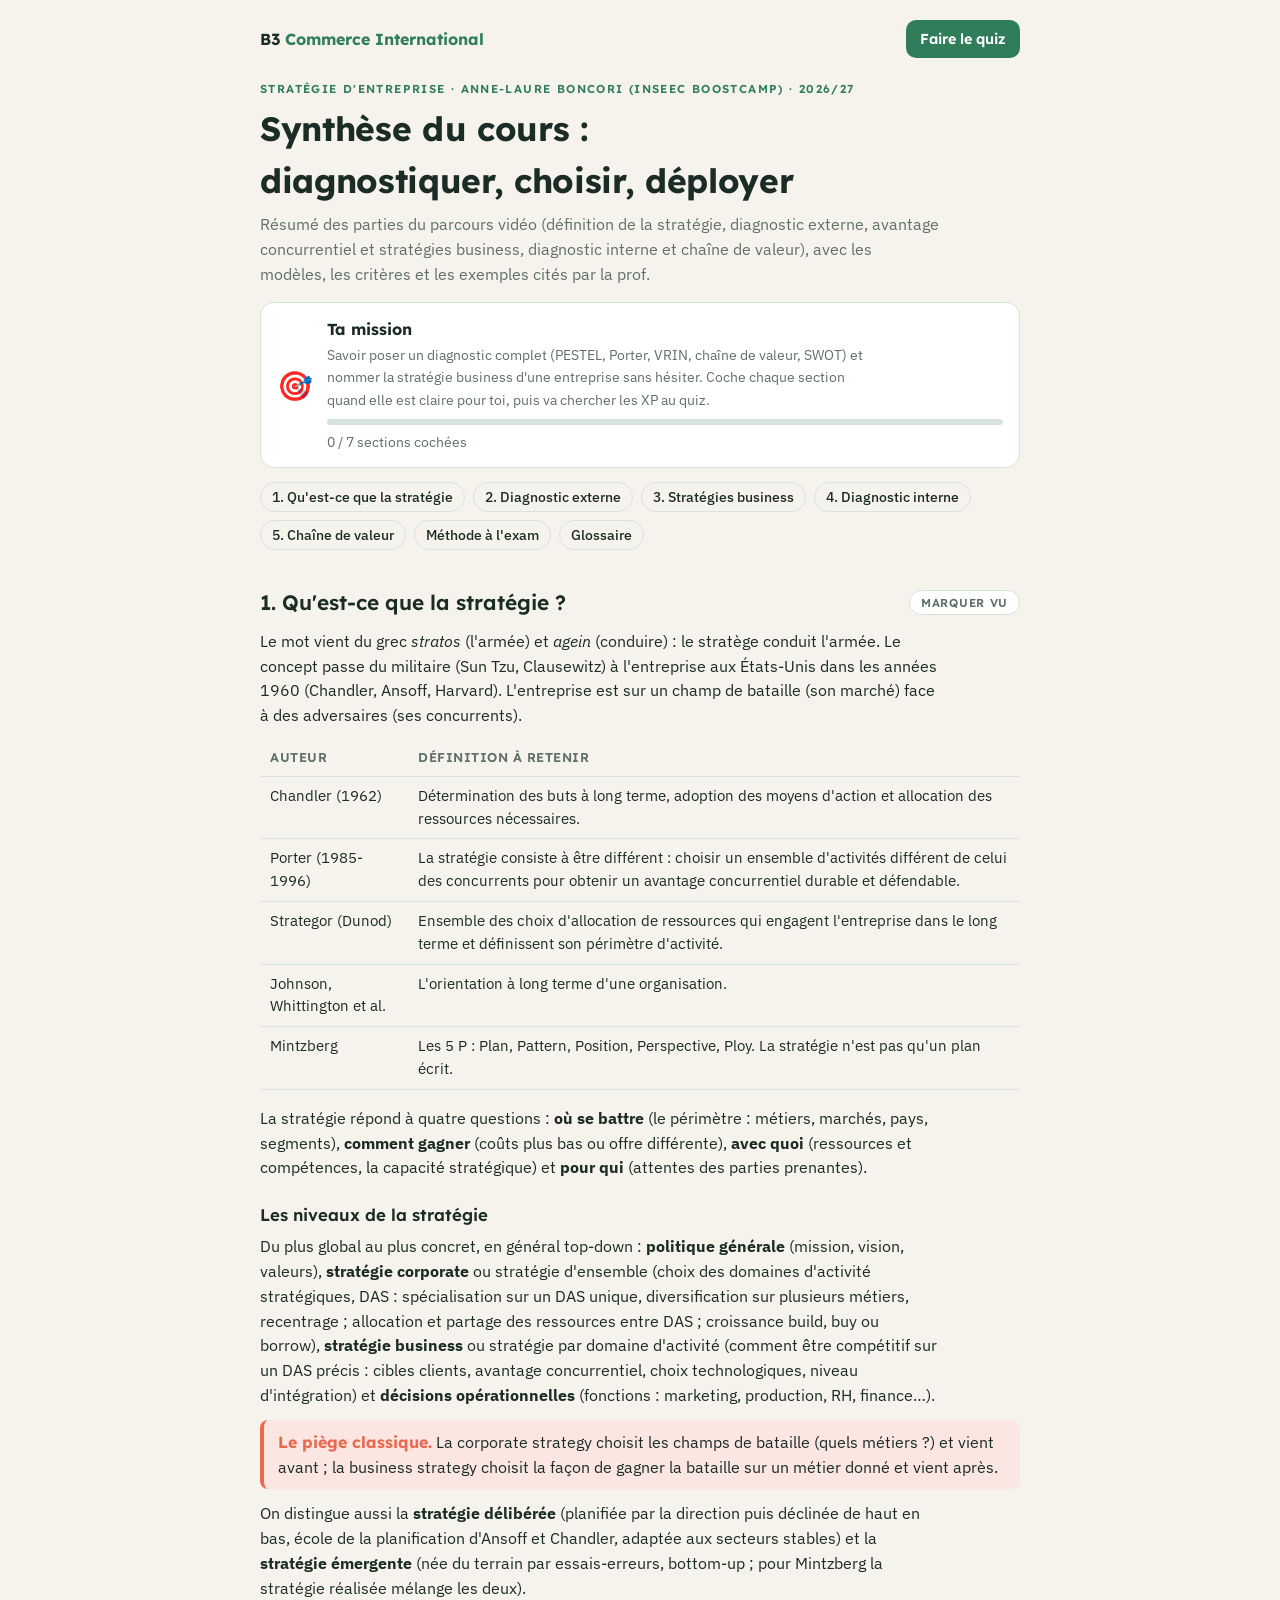
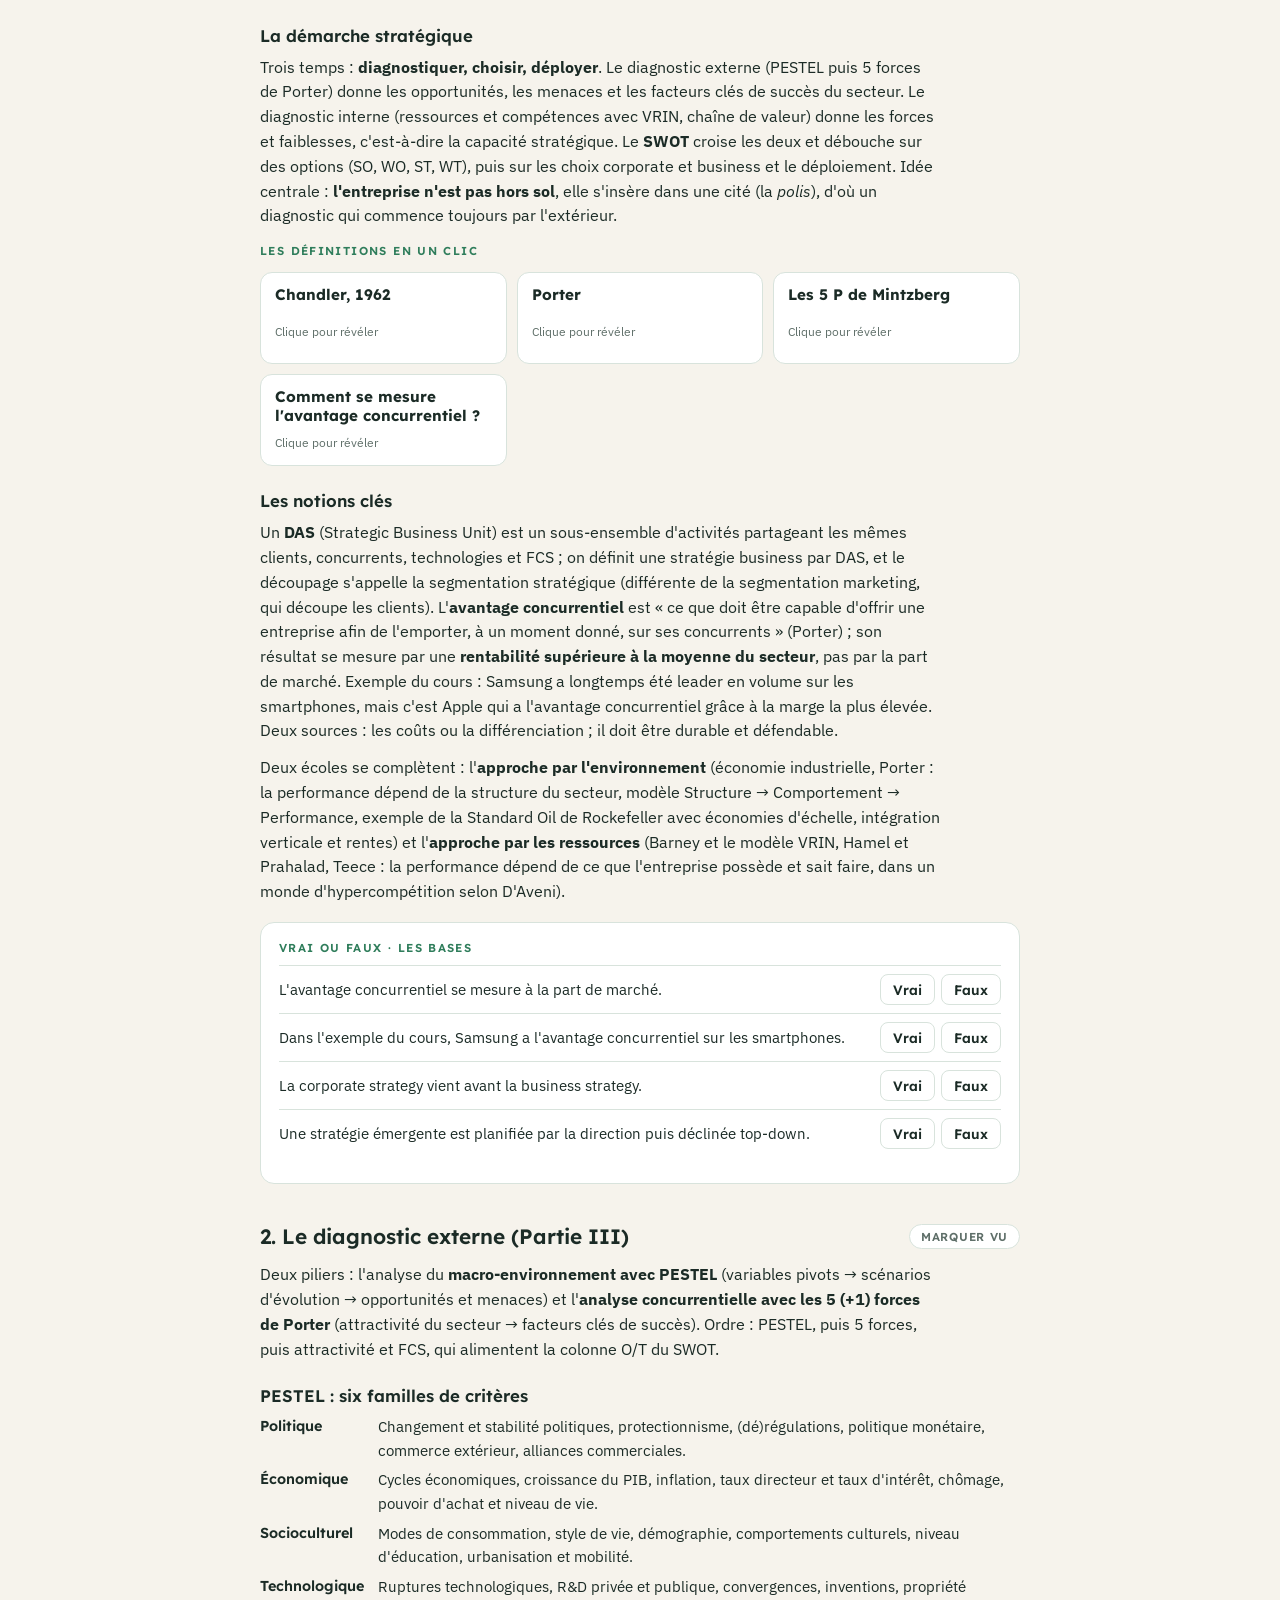
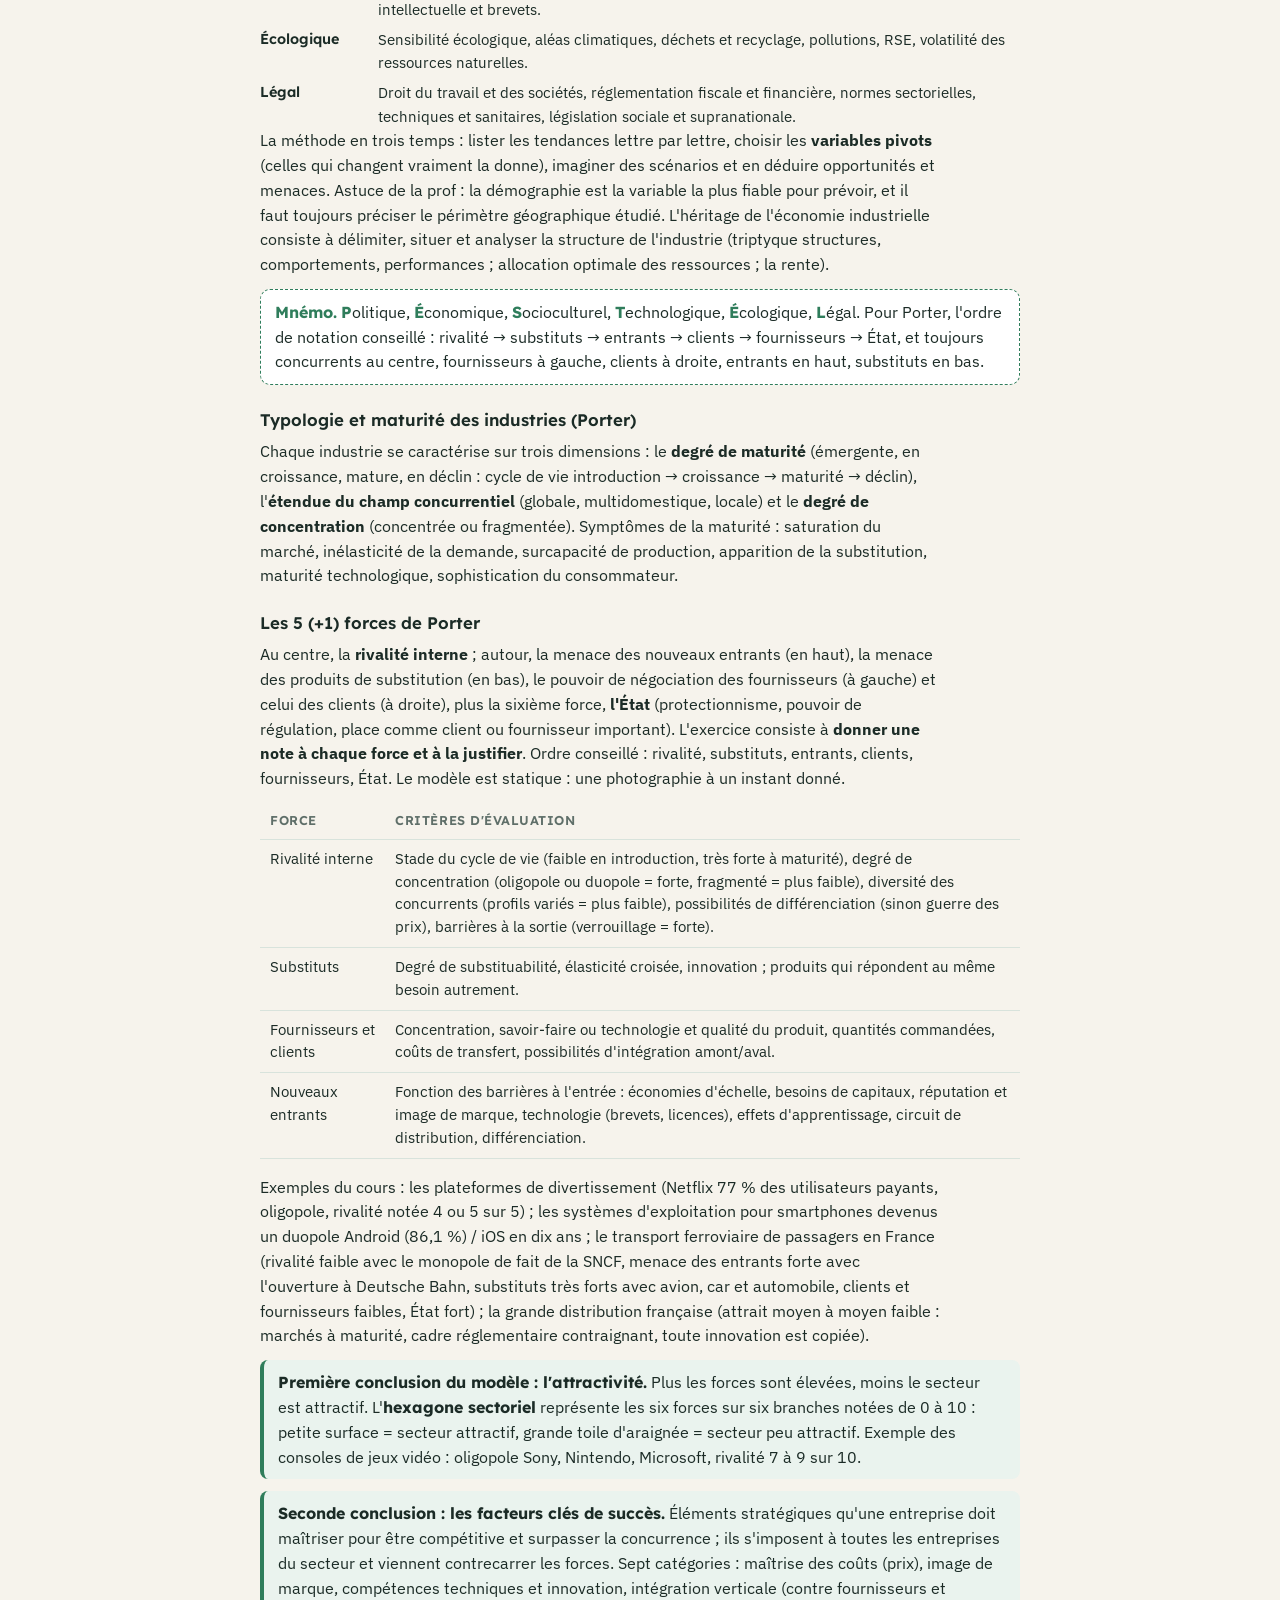
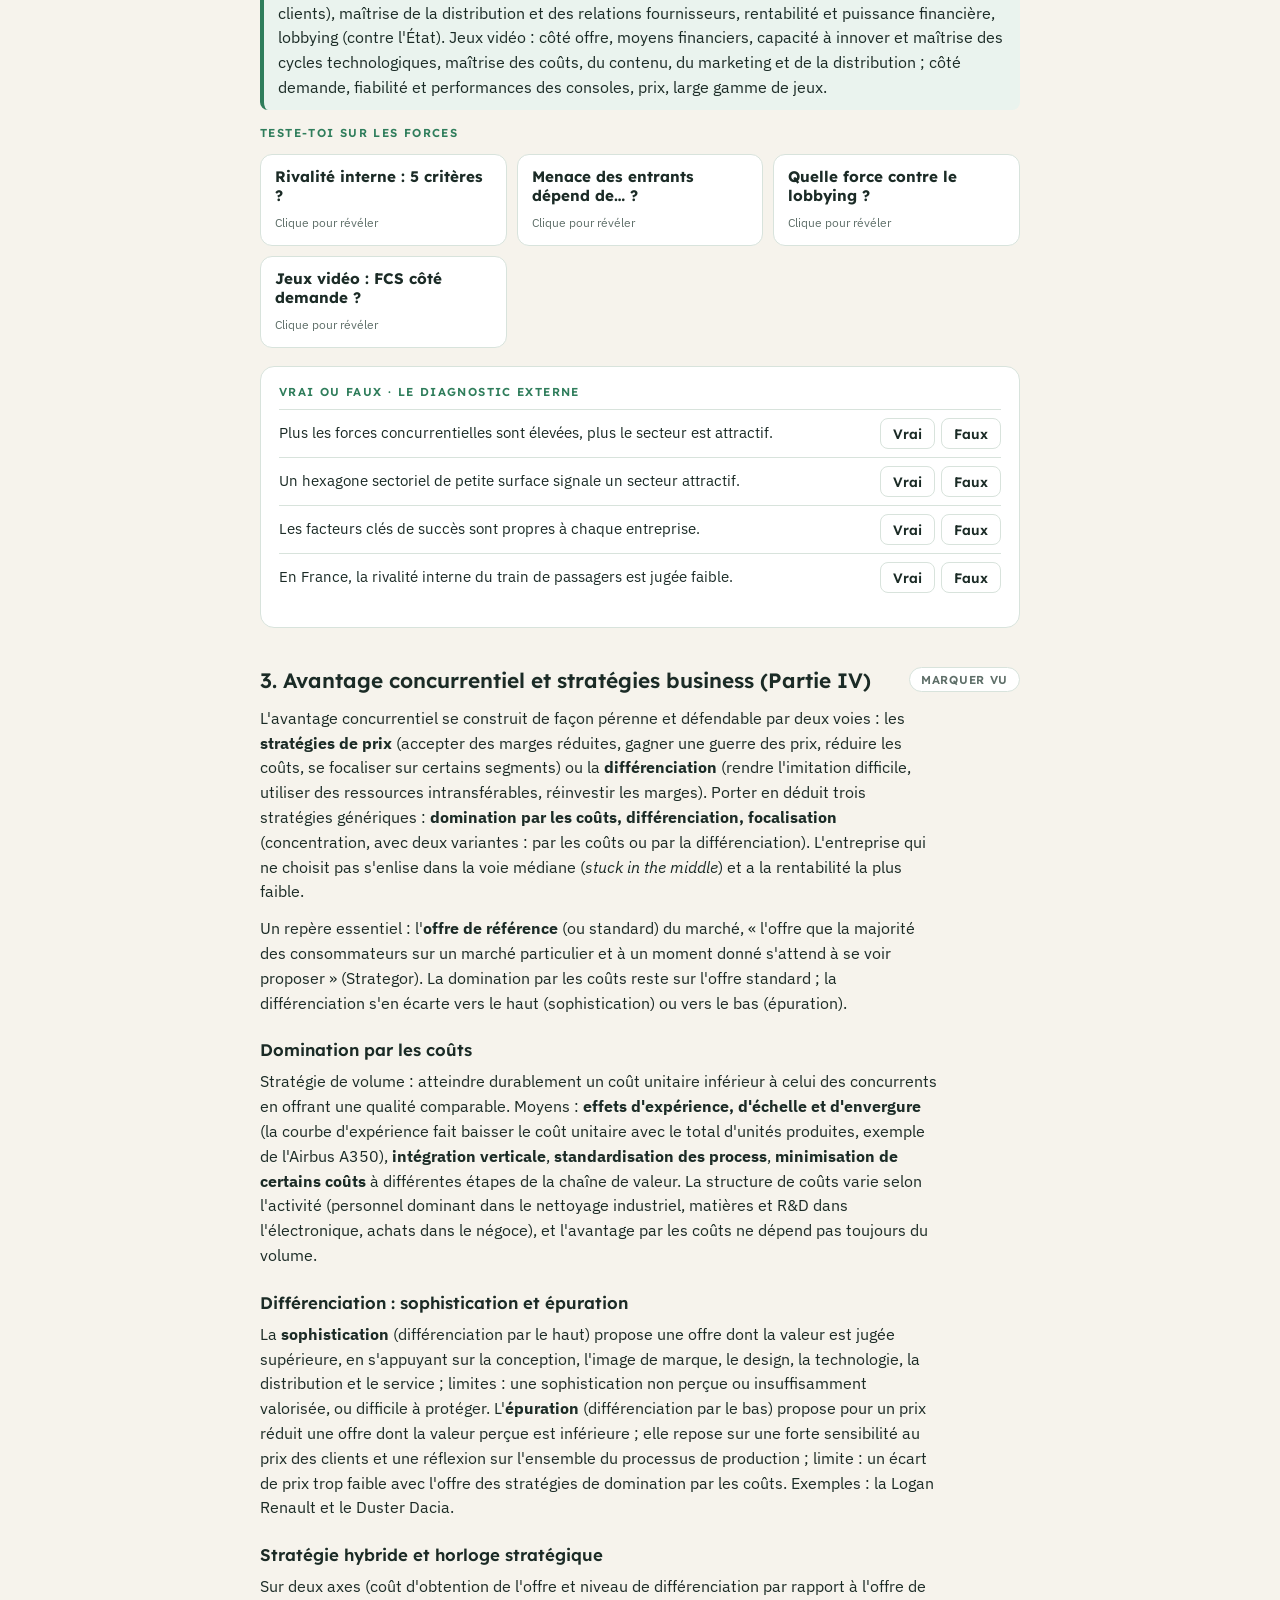
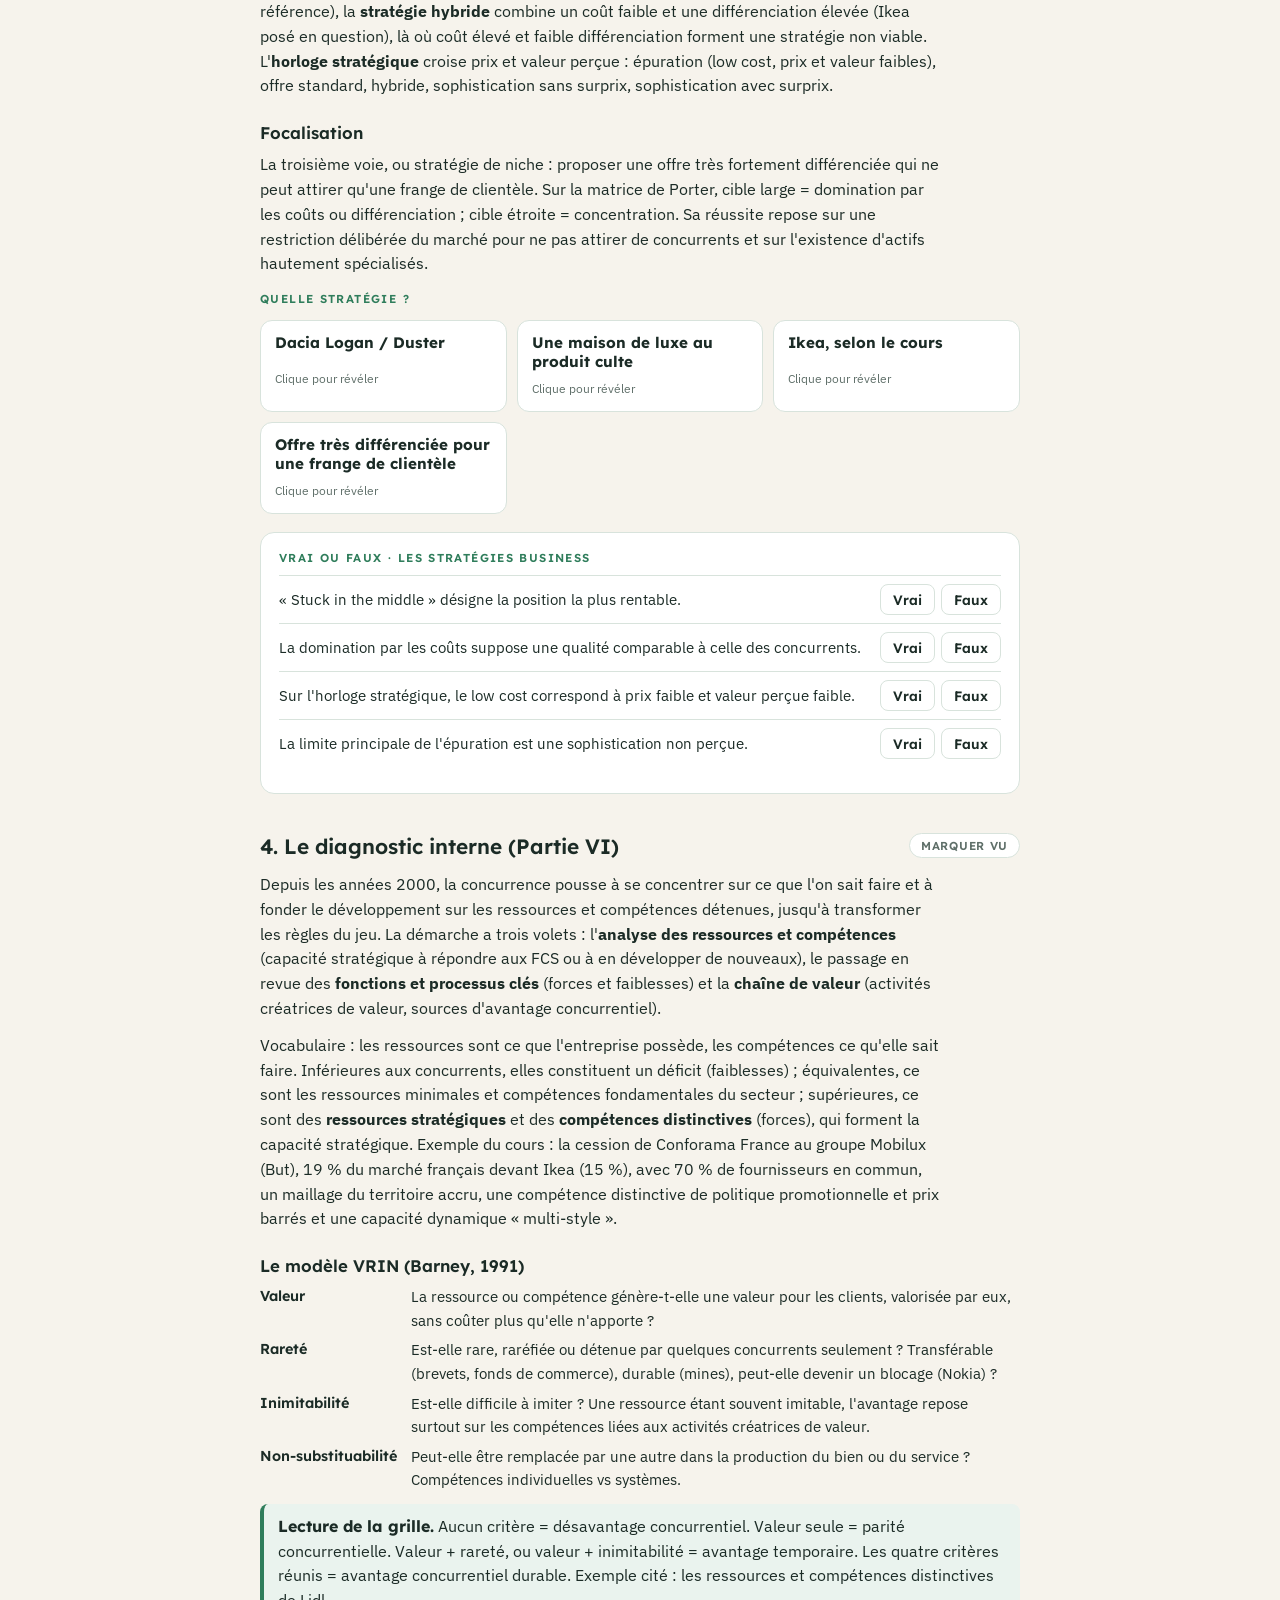
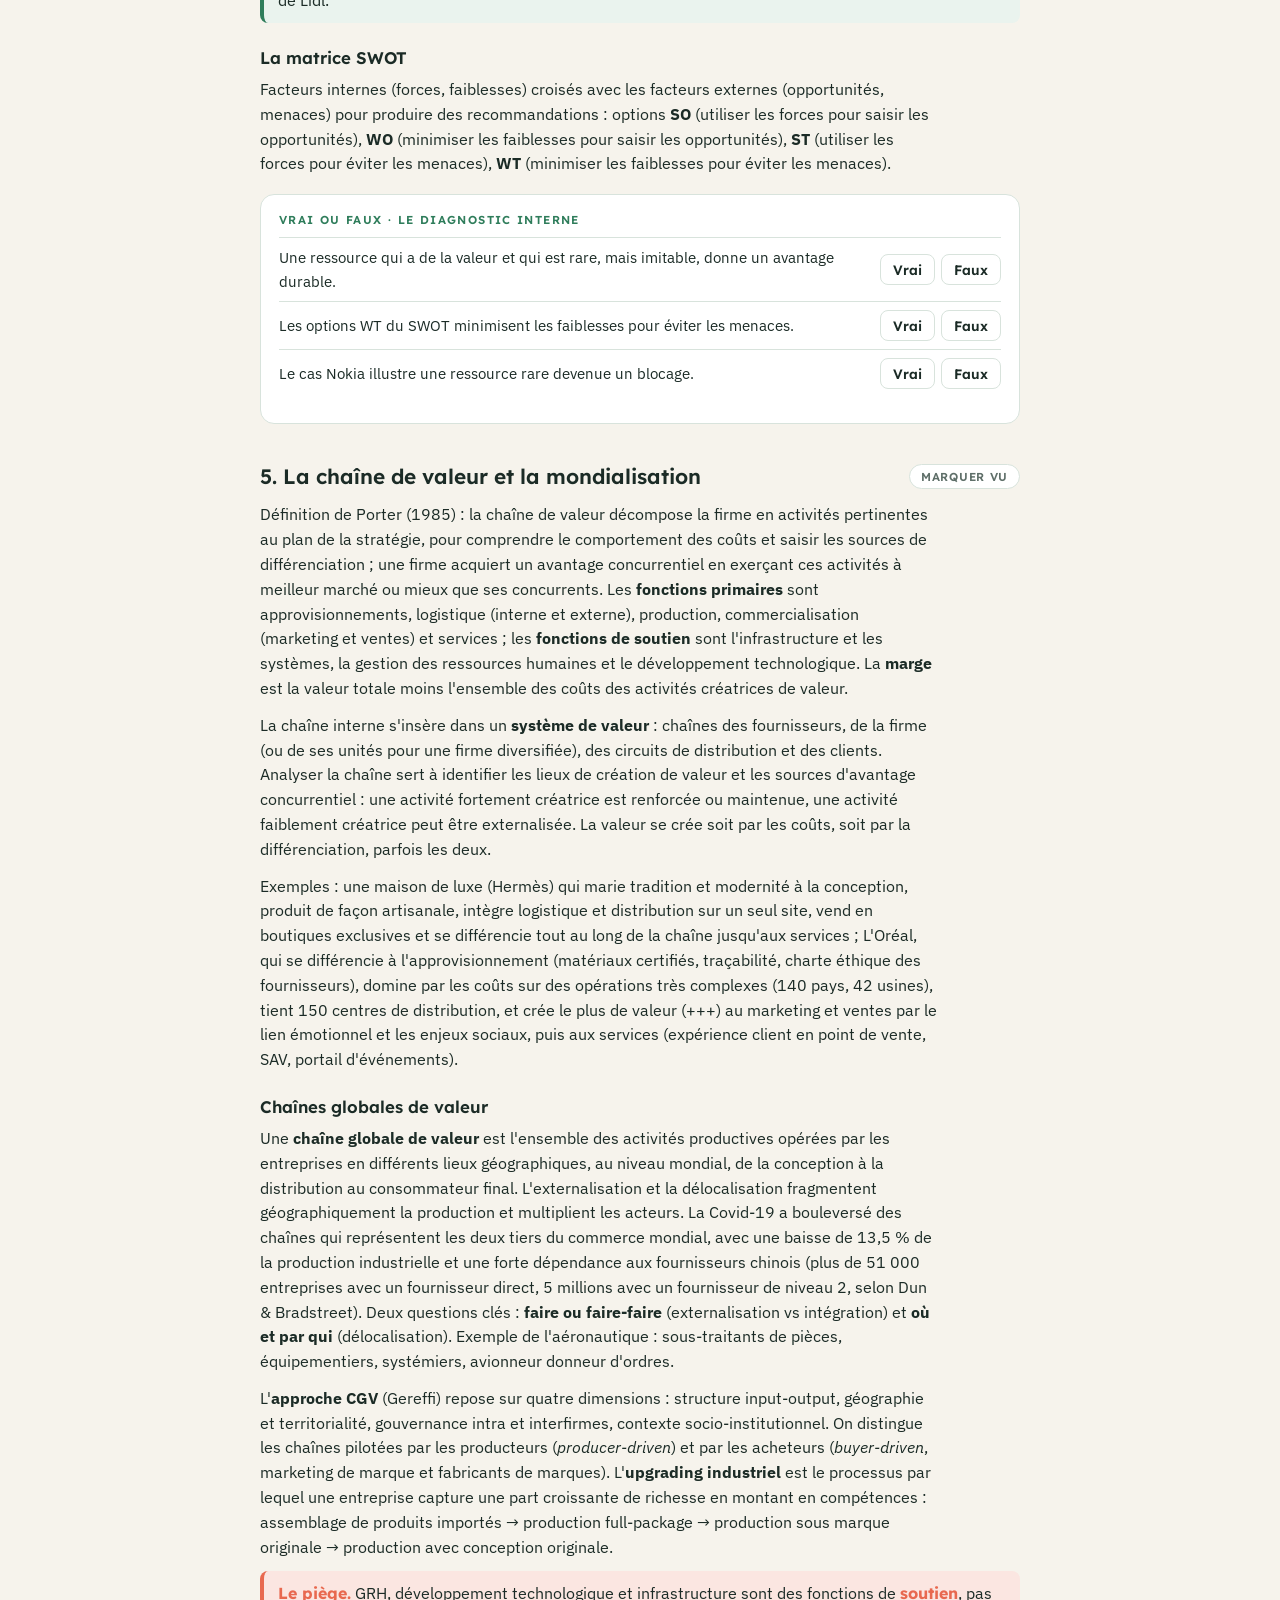
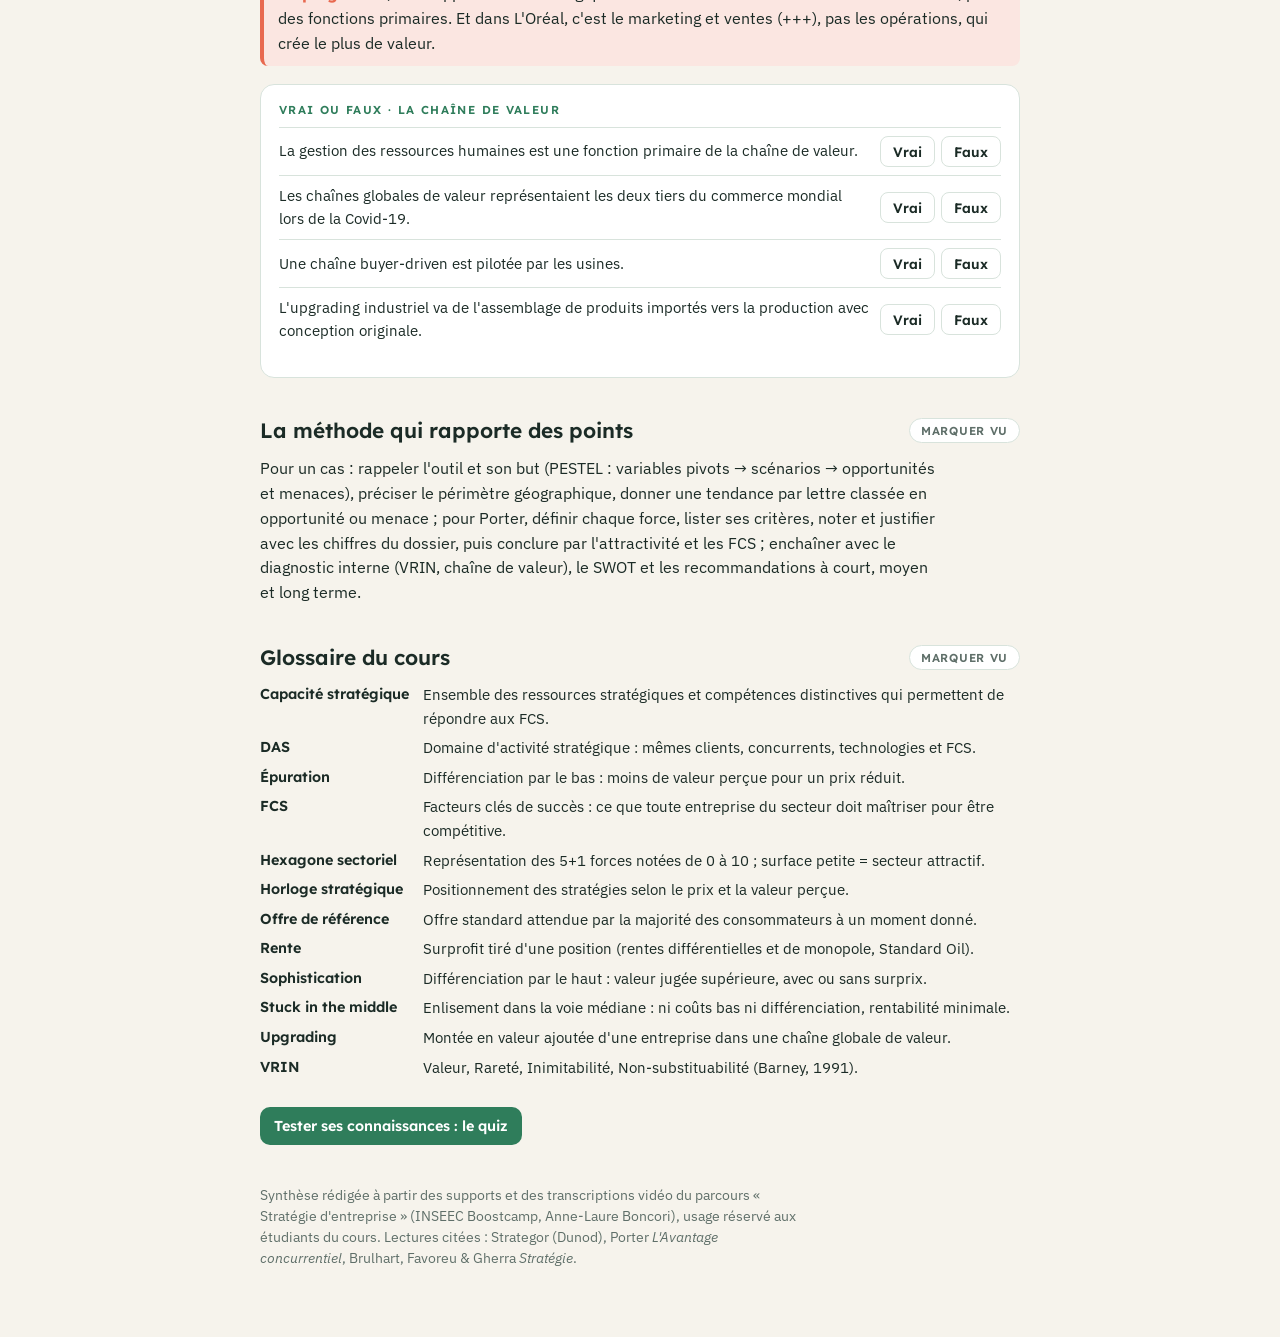
<file: strategie-entreprise/synthese.html>
<!doctype html>
<html lang="fr">
<head>
<meta charset="utf-8">
<meta name="viewport" content="width=device-width, initial-scale=1, viewport-fit=cover">
<title>Synthèse — Stratégie d'entreprise</title>
<link rel="stylesheet" href="https://fonts.googleapis.com/css2?family=Lexend:wght@500;600;700&family=IBM+Plex+Sans:wght@400;500;600&display=swap">
<link rel="stylesheet" href="../site.css">
</head>
<body>
<div class="wrap">
  <nav class="top"><a class="brand" href="../index.html">B3 <span>Commerce International</span></a><a class="btn" href="quiz.html">Faire le quiz</a></nav>

  <div class="eyebrow">Stratégie d'entreprise · Anne-Laure Boncori (INSEEC Boostcamp) · 2026/27</div>
  <h1>Synthèse du cours : diagnostiquer, choisir, déployer</h1>
  <p class="sub">Résumé des parties du parcours vidéo (définition de la stratégie, diagnostic externe, avantage concurrentiel et stratégies business, diagnostic interne et chaîne de valeur), avec les modèles, les critères et les exemples cités par la prof.</p>


  <div class="mission" id="mission"><span class="ic">🎯</span><div><b>Ta mission</b><p class="sub">Savoir poser un diagnostic complet (PESTEL, Porter, VRIN, chaîne de valeur, SWOT) et nommer la stratégie business d'une entreprise sans hésiter. Coche chaque section quand elle est claire pour toi, puis va chercher les XP au quiz.</p><div class="mbar"><i></i></div><p class="sub mtxt" style="margin-top:6px"></p></div></div>
  <div class="toc">
    <a href="#s1">1. Qu'est-ce que la stratégie</a><a href="#s2">2. Diagnostic externe</a><a href="#s3">3. Stratégies business</a><a href="#s4">4. Diagnostic interne</a><a href="#s5">5. Chaîne de valeur</a><a href="#methode">Méthode à l'exam</a><a href="#glossaire">Glossaire</a>
  </div>

  <h2 id="s1">1. Qu'est-ce que la stratégie ?</h2>
  <p>Le mot vient du grec <i>stratos</i> (l'armée) et <i>agein</i> (conduire) : le stratège conduit l'armée. Le concept passe du militaire (Sun Tzu, Clausewitz) à l'entreprise aux États-Unis dans les années 1960 (Chandler, Ansoff, Harvard). L'entreprise est sur un champ de bataille (son marché) face à des adversaires (ses concurrents).</p>
  <div class="tbl"><table>
    <tr><th>Auteur</th><th>Définition à retenir</th></tr>
    <tr><td>Chandler (1962)</td><td>Détermination des buts à long terme, adoption des moyens d'action et allocation des ressources nécessaires.</td></tr>
    <tr><td>Porter (1985-1996)</td><td>La stratégie consiste à être différent : choisir un ensemble d'activités différent de celui des concurrents pour obtenir un avantage concurrentiel durable et défendable.</td></tr>
    <tr><td>Strategor (Dunod)</td><td>Ensemble des choix d'allocation de ressources qui engagent l'entreprise dans le long terme et définissent son périmètre d'activité.</td></tr>
    <tr><td>Johnson, Whittington et al.</td><td>L'orientation à long terme d'une organisation.</td></tr>
    <tr><td>Mintzberg</td><td>Les 5 P : Plan, Pattern, Position, Perspective, Ploy. La stratégie n'est pas qu'un plan écrit.</td></tr>
  </table></div>
  <p>La stratégie répond à quatre questions : <b>où se battre</b> (le périmètre : métiers, marchés, pays, segments), <b>comment gagner</b> (coûts plus bas ou offre différente), <b>avec quoi</b> (ressources et compétences, la capacité stratégique) et <b>pour qui</b> (attentes des parties prenantes).</p>
  <h3>Les niveaux de la stratégie</h3>
  <p>Du plus global au plus concret, en général top-down : <b>politique générale</b> (mission, vision, valeurs), <b>stratégie corporate</b> ou stratégie d'ensemble (choix des domaines d'activité stratégiques, DAS : spécialisation sur un DAS unique, diversification sur plusieurs métiers, recentrage ; allocation et partage des ressources entre DAS ; croissance build, buy ou borrow), <b>stratégie business</b> ou stratégie par domaine d'activité (comment être compétitif sur un DAS précis : cibles clients, avantage concurrentiel, choix technologiques, niveau d'intégration) et <b>décisions opérationnelles</b> (fonctions : marketing, production, RH, finance…).</p>
  <div class="piege"><b>Le piège classique.</b> La corporate strategy choisit les champs de bataille (quels métiers ?) et vient avant ; la business strategy choisit la façon de gagner la bataille sur un métier donné et vient après.</div>
  <p>On distingue aussi la <b>stratégie délibérée</b> (planifiée par la direction puis déclinée de haut en bas, école de la planification d'Ansoff et Chandler, adaptée aux secteurs stables) et la <b>stratégie émergente</b> (née du terrain par essais-erreurs, bottom-up ; pour Mintzberg la stratégie réalisée mélange les deux).</p>
  <h3>La démarche stratégique</h3>
  <p>Trois temps : <b>diagnostiquer, choisir, déployer</b>. Le diagnostic externe (PESTEL puis 5 forces de Porter) donne les opportunités, les menaces et les facteurs clés de succès du secteur. Le diagnostic interne (ressources et compétences avec VRIN, chaîne de valeur) donne les forces et faiblesses, c'est-à-dire la capacité stratégique. Le <b>SWOT</b> croise les deux et débouche sur des options (SO, WO, ST, WT), puis sur les choix corporate et business et le déploiement. Idée centrale : <b>l'entreprise n'est pas hors sol</b>, elle s'insère dans une cité (la <i>polis</i>), d'où un diagnostic qui commence toujours par l'extérieur.</p>

  <div class="eyebrow" style="margin-top:14px">Les définitions en un clic</div>
  <div class="reveals"><button class="reveal" type="button"><b>Chandler, 1962</b><span class="hint">Clique pour révéler</span><span class="ans">Détermination des buts à long terme, adoption des moyens d'action et allocation des ressources nécessaires.</span></button><button class="reveal" type="button"><b>Porter</b><span class="hint">Clique pour révéler</span><span class="ans">La stratégie consiste à être différent : choisir un ensemble d'activités différent de celui des concurrents pour un avantage durable et défendable.</span></button><button class="reveal" type="button"><b>Les 5 P de Mintzberg</b><span class="hint">Clique pour révéler</span><span class="ans">Plan, Pattern, Position, Perspective, Ploy. La stratégie n'est pas qu'un plan écrit.</span></button><button class="reveal" type="button"><b>Comment se mesure l'avantage concurrentiel ?</b><span class="hint">Clique pour révéler</span><span class="ans">Par une rentabilité supérieure à la moyenne du secteur, pas par la part de marché (Apple vs Samsung).</span></button></div>
  <h3>Les notions clés</h3>
  <p>Un <b>DAS</b> (Strategic Business Unit) est un sous-ensemble d'activités partageant les mêmes clients, concurrents, technologies et FCS ; on définit une stratégie business par DAS, et le découpage s'appelle la segmentation stratégique (différente de la segmentation marketing, qui découpe les clients). L'<b>avantage concurrentiel</b> est « ce que doit être capable d'offrir une entreprise afin de l'emporter, à un moment donné, sur ses concurrents » (Porter) ; son résultat se mesure par une <b>rentabilité supérieure à la moyenne du secteur</b>, pas par la part de marché. Exemple du cours : Samsung a longtemps été leader en volume sur les smartphones, mais c'est Apple qui a l'avantage concurrentiel grâce à la marge la plus élevée. Deux sources : les coûts ou la différenciation ; il doit être durable et défendable.</p>
  <p>Deux écoles se complètent : l'<b>approche par l'environnement</b> (économie industrielle, Porter : la performance dépend de la structure du secteur, modèle Structure → Comportement → Performance, exemple de la Standard Oil de Rockefeller avec économies d'échelle, intégration verticale et rentes) et l'<b>approche par les ressources</b> (Barney et le modèle VRIN, Hamel et Prahalad, Teece : la performance dépend de ce que l'entreprise possède et sait faire, dans un monde d'hypercompétition selon D'Aveni).</p>


  <div class="vf"><div class="eyebrow">Vrai ou faux · les bases</div><div class="item" data-a="f" data-why="Il se mesure à une rentabilité supérieure à la moyenne du secteur."><p>L'avantage concurrentiel se mesure à la part de marché.</p></div><div class="item" data-a="f" data-why="Samsung a longtemps été leader en volume, mais c'est Apple qui a la marge la plus élevée."><p>Dans l'exemple du cours, Samsung a l'avantage concurrentiel sur les smartphones.</p></div><div class="item" data-a="v" data-why="Elle choisit les DAS (où se battre) ; la business strategy choisit comment gagner sur chaque DAS."><p>La corporate strategy vient avant la business strategy.</p></div><div class="item" data-a="f" data-why="C'est la stratégie délibérée ; l'émergente naît du terrain (Mintzberg)."><p>Une stratégie émergente est planifiée par la direction puis déclinée top-down.</p></div></div>
  <h2 id="s2">2. Le diagnostic externe (Partie III)</h2>
  <p>Deux piliers : l'analyse du <b>macro-environnement avec PESTEL</b> (variables pivots → scénarios d'évolution → opportunités et menaces) et l'<b>analyse concurrentielle avec les 5 (+1) forces de Porter</b> (attractivité du secteur → facteurs clés de succès). Ordre : PESTEL, puis 5 forces, puis attractivité et FCS, qui alimentent la colonne O/T du SWOT.</p>
  <h3>PESTEL : six familles de critères</h3>
  <dl>
    <dt>Politique</dt><dd>Changement et stabilité politiques, protectionnisme, (dé)régulations, politique monétaire, commerce extérieur, alliances commerciales.</dd>
    <dt>Économique</dt><dd>Cycles économiques, croissance du PIB, inflation, taux directeur et taux d'intérêt, chômage, pouvoir d'achat et niveau de vie.</dd>
    <dt>Socioculturel</dt><dd>Modes de consommation, style de vie, démographie, comportements culturels, niveau d'éducation, urbanisation et mobilité.</dd>
    <dt>Technologique</dt><dd>Ruptures technologiques, R&amp;D privée et publique, convergences, inventions, propriété intellectuelle et brevets.</dd>
    <dt>Écologique</dt><dd>Sensibilité écologique, aléas climatiques, déchets et recyclage, pollutions, RSE, volatilité des ressources naturelles.</dd>
    <dt>Légal</dt><dd>Droit du travail et des sociétés, réglementation fiscale et financière, normes sectorielles, techniques et sanitaires, législation sociale et supranationale.</dd>
  </dl>
  <p>La méthode en trois temps : lister les tendances lettre par lettre, choisir les <b>variables pivots</b> (celles qui changent vraiment la donne), imaginer des scénarios et en déduire opportunités et menaces. Astuce de la prof : la démographie est la variable la plus fiable pour prévoir, et il faut toujours préciser le périmètre géographique étudié. L'héritage de l'économie industrielle consiste à délimiter, situer et analyser la structure de l'industrie (triptyque structures, comportements, performances ; allocation optimale des ressources ; la rente).</p>

  <div class="mnemo"><b>Mnémo.</b> <b>P</b>olitique, <b>É</b>conomique, <b>S</b>ocioculturel, <b>T</b>echnologique, <b>É</b>cologique, <b>L</b>égal. Pour Porter, l'ordre de notation conseillé : rivalité → substituts → entrants → clients → fournisseurs → État, et toujours concurrents au centre, fournisseurs à gauche, clients à droite, entrants en haut, substituts en bas.</div>
  <h3>Typologie et maturité des industries (Porter)</h3>
  <p>Chaque industrie se caractérise sur trois dimensions : le <b>degré de maturité</b> (émergente, en croissance, mature, en déclin : cycle de vie introduction → croissance → maturité → déclin), l'<b>étendue du champ concurrentiel</b> (globale, multidomestique, locale) et le <b>degré de concentration</b> (concentrée ou fragmentée). Symptômes de la maturité : saturation du marché, inélasticité de la demande, surcapacité de production, apparition de la substitution, maturité technologique, sophistication du consommateur.</p>
  <h3>Les 5 (+1) forces de Porter</h3>
  <p>Au centre, la <b>rivalité interne</b> ; autour, la menace des nouveaux entrants (en haut), la menace des produits de substitution (en bas), le pouvoir de négociation des fournisseurs (à gauche) et celui des clients (à droite), plus la sixième force, <b>l'État</b> (protectionnisme, pouvoir de régulation, place comme client ou fournisseur important). L'exercice consiste à <b>donner une note à chaque force et à la justifier</b>. Ordre conseillé : rivalité, substituts, entrants, clients, fournisseurs, État. Le modèle est statique : une photographie à un instant donné.</p>
  <div class="tbl"><table>
    <tr><th>Force</th><th>Critères d'évaluation</th></tr>
    <tr><td>Rivalité interne</td><td>Stade du cycle de vie (faible en introduction, très forte à maturité), degré de concentration (oligopole ou duopole = forte, fragmenté = plus faible), diversité des concurrents (profils variés = plus faible), possibilités de différenciation (sinon guerre des prix), barrières à la sortie (verrouillage = forte).</td></tr>
    <tr><td>Substituts</td><td>Degré de substituabilité, élasticité croisée, innovation ; produits qui répondent au même besoin autrement.</td></tr>
    <tr><td>Fournisseurs et clients</td><td>Concentration, savoir-faire ou technologie et qualité du produit, quantités commandées, coûts de transfert, possibilités d'intégration amont/aval.</td></tr>
    <tr><td>Nouveaux entrants</td><td>Fonction des barrières à l'entrée : économies d'échelle, besoins de capitaux, réputation et image de marque, technologie (brevets, licences), effets d'apprentissage, circuit de distribution, différenciation.</td></tr>
  </table></div>
  <p>Exemples du cours : les plateformes de divertissement (Netflix 77 % des utilisateurs payants, oligopole, rivalité notée 4 ou 5 sur 5) ; les systèmes d'exploitation pour smartphones devenus un duopole Android (86,1 %) / iOS en dix ans ; le transport ferroviaire de passagers en France (rivalité faible avec le monopole de fait de la SNCF, menace des entrants forte avec l'ouverture à Deutsche Bahn, substituts très forts avec avion, car et automobile, clients et fournisseurs faibles, État fort) ; la grande distribution française (attrait moyen à moyen faible : marchés à maturité, cadre réglementaire contraignant, toute innovation est copiée).</p>
  <div class="key"><b>Première conclusion du modèle : l'attractivité.</b> Plus les forces sont élevées, moins le secteur est attractif. L'<b>hexagone sectoriel</b> représente les six forces sur six branches notées de 0 à 10 : petite surface = secteur attractif, grande toile d'araignée = secteur peu attractif. Exemple des consoles de jeux vidéo : oligopole Sony, Nintendo, Microsoft, rivalité 7 à 9 sur 10.</div>
  <div class="key"><b>Seconde conclusion : les facteurs clés de succès.</b> Éléments stratégiques qu'une entreprise doit maîtriser pour être compétitive et surpasser la concurrence ; ils s'imposent à toutes les entreprises du secteur et viennent contrecarrer les forces. Sept catégories : maîtrise des coûts (prix), image de marque, compétences techniques et innovation, intégration verticale (contre fournisseurs et clients), maîtrise de la distribution et des relations fournisseurs, rentabilité et puissance financière, lobbying (contre l'État). Jeux vidéo : côté offre, moyens financiers, capacité à innover et maîtrise des cycles technologiques, maîtrise des coûts, du contenu, du marketing et de la distribution ; côté demande, fiabilité et performances des consoles, prix, large gamme de jeux.</div>


  <div class="eyebrow" style="margin-top:14px">Teste-toi sur les forces</div>
  <div class="reveals"><button class="reveal" type="button"><b>Rivalité interne : 5 critères ?</b><span class="hint">Clique pour révéler</span><span class="ans">Cycle de vie, concentration, diversité des concurrents, possibilités de différenciation, barrières à la sortie.</span></button><button class="reveal" type="button"><b>Menace des entrants dépend de… ?</b><span class="hint">Clique pour révéler</span><span class="ans">Des barrières à l'entrée : économies d'échelle, capitaux, image de marque, brevets, apprentissage, distribution, différenciation.</span></button><button class="reveal" type="button"><b>Quelle force contre le lobbying ?</b><span class="hint">Clique pour révéler</span><span class="ans">La sixième, l'État (protectionnisme, régulation, client ou fournisseur important).</span></button><button class="reveal" type="button"><b>Jeux vidéo : FCS côté demande ?</b><span class="hint">Clique pour révéler</span><span class="ans">Fiabilité et performances des consoles, prix, large gamme de jeux.</span></button></div>

  <div class="vf"><div class="eyebrow">Vrai ou faux · le diagnostic externe</div><div class="item" data-a="f" data-why="C'est l'inverse : forces élevées = secteur peu attractif."><p>Plus les forces concurrentielles sont élevées, plus le secteur est attractif.</p></div><div class="item" data-a="v" data-why="Grande toile d'araignée = pressions partout = peu attractif."><p>Un hexagone sectoriel de petite surface signale un secteur attractif.</p></div><div class="item" data-a="f" data-why="Ils s'imposent à toutes les entreprises du secteur, car ils viennent de sa structure."><p>Les facteurs clés de succès sont propres à chaque entreprise.</p></div><div class="item" data-a="v" data-why="Monopole de fait de la SNCF ; ce sont les substituts (avion, car, voiture) qui sont très forts."><p>En France, la rivalité interne du train de passagers est jugée faible.</p></div></div>
  <h2 id="s3">3. Avantage concurrentiel et stratégies business (Partie IV)</h2>
  <p>L'avantage concurrentiel se construit de façon pérenne et défendable par deux voies : les <b>stratégies de prix</b> (accepter des marges réduites, gagner une guerre des prix, réduire les coûts, se focaliser sur certains segments) ou la <b>différenciation</b> (rendre l'imitation difficile, utiliser des ressources intransférables, réinvestir les marges). Porter en déduit trois stratégies génériques : <b>domination par les coûts, différenciation, focalisation</b> (concentration, avec deux variantes : par les coûts ou par la différenciation). L'entreprise qui ne choisit pas s'enlise dans la voie médiane (<i>stuck in the middle</i>) et a la rentabilité la plus faible.</p>
  <p>Un repère essentiel : l'<b>offre de référence</b> (ou standard) du marché, « l'offre que la majorité des consommateurs sur un marché particulier et à un moment donné s'attend à se voir proposer » (Strategor). La domination par les coûts reste sur l'offre standard ; la différenciation s'en écarte vers le haut (sophistication) ou vers le bas (épuration).</p>
  <h3>Domination par les coûts</h3>
  <p>Stratégie de volume : atteindre durablement un coût unitaire inférieur à celui des concurrents en offrant une qualité comparable. Moyens : <b>effets d'expérience, d'échelle et d'envergure</b> (la courbe d'expérience fait baisser le coût unitaire avec le total d'unités produites, exemple de l'Airbus A350), <b>intégration verticale</b>, <b>standardisation des process</b>, <b>minimisation de certains coûts</b> à différentes étapes de la chaîne de valeur. La structure de coûts varie selon l'activité (personnel dominant dans le nettoyage industriel, matières et R&amp;D dans l'électronique, achats dans le négoce), et l'avantage par les coûts ne dépend pas toujours du volume.</p>
  <h3>Différenciation : sophistication et épuration</h3>
  <p>La <b>sophistication</b> (différenciation par le haut) propose une offre dont la valeur est jugée supérieure, en s'appuyant sur la conception, l'image de marque, le design, la technologie, la distribution et le service ; limites : une sophistication non perçue ou insuffisamment valorisée, ou difficile à protéger. L'<b>épuration</b> (différenciation par le bas) propose pour un prix réduit une offre dont la valeur perçue est inférieure ; elle repose sur une forte sensibilité au prix des clients et une réflexion sur l'ensemble du processus de production ; limite : un écart de prix trop faible avec l'offre des stratégies de domination par les coûts. Exemples : la Logan Renault et le Duster Dacia.</p>
  <h3>Stratégie hybride et horloge stratégique</h3>
  <p>Sur deux axes (coût d'obtention de l'offre et niveau de différenciation par rapport à l'offre de référence), la <b>stratégie hybride</b> combine un coût faible et une différenciation élevée (Ikea posé en question), là où coût élevé et faible différenciation forment une stratégie non viable. L'<b>horloge stratégique</b> croise prix et valeur perçue : épuration (low cost, prix et valeur faibles), offre standard, hybride, sophistication sans surprix, sophistication avec surprix.</p>
  <h3>Focalisation</h3>
  <p>La troisième voie, ou stratégie de niche : proposer une offre très fortement différenciée qui ne peut attirer qu'une frange de clientèle. Sur la matrice de Porter, cible large = domination par les coûts ou différenciation ; cible étroite = concentration. Sa réussite repose sur une restriction délibérée du marché pour ne pas attirer de concurrents et sur l'existence d'actifs hautement spécialisés.</p>


  <div class="eyebrow" style="margin-top:14px">Quelle stratégie ?</div>
  <div class="reveals"><button class="reveal" type="button"><b>Dacia Logan / Duster</b><span class="hint">Clique pour révéler</span><span class="ans">Épuration : différenciation par le bas, valeur perçue inférieure pour un prix réduit.</span></button><button class="reveal" type="button"><b>Une maison de luxe au produit culte</b><span class="hint">Clique pour révéler</span><span class="ans">Sophistication : différenciation par le haut (conception, image, design, service).</span></button><button class="reveal" type="button"><b>Ikea, selon le cours</b><span class="hint">Clique pour révéler</span><span class="ans">Posé comme un exemple possible de stratégie hybride : coût faible et différenciation élevée.</span></button><button class="reveal" type="button"><b>Offre très différenciée pour une frange de clientèle</b><span class="hint">Clique pour révéler</span><span class="ans">Focalisation (niche) : restriction délibérée du marché et actifs hautement spécialisés.</span></button></div>

  <div class="vf"><div class="eyebrow">Vrai ou faux · les stratégies business</div><div class="item" data-a="f" data-why="C'est l'enlisement dans la voie médiane : la rentabilité la plus faible."><p>« Stuck in the middle » désigne la position la plus rentable.</p></div><div class="item" data-a="v" data-why="Coût unitaire inférieur, qualité comparable : une stratégie de volume."><p>La domination par les coûts suppose une qualité comparable à celle des concurrents.</p></div><div class="item" data-a="v" data-why="Épuration en bas à gauche ; sophistication avec surprix en haut à droite."><p>Sur l'horloge stratégique, le low cost correspond à prix faible et valeur perçue faible.</p></div><div class="item" data-a="f" data-why="Sa limite est un écart de prix trop faible avec la domination par les coûts."><p>La limite principale de l'épuration est une sophistication non perçue.</p></div></div>
  <h2 id="s4">4. Le diagnostic interne (Partie VI)</h2>
  <p>Depuis les années 2000, la concurrence pousse à se concentrer sur ce que l'on sait faire et à fonder le développement sur les ressources et compétences détenues, jusqu'à transformer les règles du jeu. La démarche a trois volets : l'<b>analyse des ressources et compétences</b> (capacité stratégique à répondre aux FCS ou à en développer de nouveaux), le passage en revue des <b>fonctions et processus clés</b> (forces et faiblesses) et la <b>chaîne de valeur</b> (activités créatrices de valeur, sources d'avantage concurrentiel).</p>
  <p>Vocabulaire : les ressources sont ce que l'entreprise possède, les compétences ce qu'elle sait faire. Inférieures aux concurrents, elles constituent un déficit (faiblesses) ; équivalentes, ce sont les ressources minimales et compétences fondamentales du secteur ; supérieures, ce sont des <b>ressources stratégiques</b> et des <b>compétences distinctives</b> (forces), qui forment la capacité stratégique. Exemple du cours : la cession de Conforama France au groupe Mobilux (But), 19 % du marché français devant Ikea (15 %), avec 70 % de fournisseurs en commun, un maillage du territoire accru, une compétence distinctive de politique promotionnelle et prix barrés et une capacité dynamique « multi-style ».</p>
  <h3>Le modèle VRIN (Barney, 1991)</h3>
  <dl>
    <dt>Valeur</dt><dd>La ressource ou compétence génère-t-elle une valeur pour les clients, valorisée par eux, sans coûter plus qu'elle n'apporte ?</dd>
    <dt>Rareté</dt><dd>Est-elle rare, raréfiée ou détenue par quelques concurrents seulement ? Transférable (brevets, fonds de commerce), durable (mines), peut-elle devenir un blocage (Nokia) ?</dd>
    <dt>Inimitabilité</dt><dd>Est-elle difficile à imiter ? Une ressource étant souvent imitable, l'avantage repose surtout sur les compétences liées aux activités créatrices de valeur.</dd>
    <dt>Non-substituabilité</dt><dd>Peut-elle être remplacée par une autre dans la production du bien ou du service ? Compétences individuelles vs systèmes.</dd>
  </dl>
  <div class="key"><b>Lecture de la grille.</b> Aucun critère = désavantage concurrentiel. Valeur seule = parité concurrentielle. Valeur + rareté, ou valeur + inimitabilité = avantage temporaire. Les quatre critères réunis = avantage concurrentiel durable. Exemple cité : les ressources et compétences distinctives de Lidl.</div>
  <h3>La matrice SWOT</h3>
  <p>Facteurs internes (forces, faiblesses) croisés avec les facteurs externes (opportunités, menaces) pour produire des recommandations : options <b>SO</b> (utiliser les forces pour saisir les opportunités), <b>WO</b> (minimiser les faiblesses pour saisir les opportunités), <b>ST</b> (utiliser les forces pour éviter les menaces), <b>WT</b> (minimiser les faiblesses pour éviter les menaces).</p>


  <div class="vf"><div class="eyebrow">Vrai ou faux · le diagnostic interne</div><div class="item" data-a="f" data-why="Avantage temporaire : il faut les quatre critères VRIN pour un avantage durable."><p>Une ressource qui a de la valeur et qui est rare, mais imitable, donne un avantage durable.</p></div><div class="item" data-a="v" data-why="SO, WO, ST, WT : quatre familles d'options."><p>Les options WT du SWOT minimisent les faiblesses pour éviter les menaces.</p></div><div class="item" data-a="v" data-why="Question posée sur la rareté : la ressource peut-elle devenir un blocage ?"><p>Le cas Nokia illustre une ressource rare devenue un blocage.</p></div></div>
  <h2 id="s5">5. La chaîne de valeur et la mondialisation</h2>
  <p>Définition de Porter (1985) : la chaîne de valeur décompose la firme en activités pertinentes au plan de la stratégie, pour comprendre le comportement des coûts et saisir les sources de différenciation ; une firme acquiert un avantage concurrentiel en exerçant ces activités à meilleur marché ou mieux que ses concurrents. Les <b>fonctions primaires</b> sont approvisionnements, logistique (interne et externe), production, commercialisation (marketing et ventes) et services ; les <b>fonctions de soutien</b> sont l'infrastructure et les systèmes, la gestion des ressources humaines et le développement technologique. La <b>marge</b> est la valeur totale moins l'ensemble des coûts des activités créatrices de valeur.</p>
  <p>La chaîne interne s'insère dans un <b>système de valeur</b> : chaînes des fournisseurs, de la firme (ou de ses unités pour une firme diversifiée), des circuits de distribution et des clients. Analyser la chaîne sert à identifier les lieux de création de valeur et les sources d'avantage concurrentiel : une activité fortement créatrice est renforcée ou maintenue, une activité faiblement créatrice peut être externalisée. La valeur se crée soit par les coûts, soit par la différenciation, parfois les deux.</p>
  <p>Exemples : une maison de luxe (Hermès) qui marie tradition et modernité à la conception, produit de façon artisanale, intègre logistique et distribution sur un seul site, vend en boutiques exclusives et se différencie tout au long de la chaîne jusqu'aux services ; L'Oréal, qui se différencie à l'approvisionnement (matériaux certifiés, traçabilité, charte éthique des fournisseurs), domine par les coûts sur des opérations très complexes (140 pays, 42 usines), tient 150 centres de distribution, et crée le plus de valeur (+++) au marketing et ventes par le lien émotionnel et les enjeux sociaux, puis aux services (expérience client en point de vente, SAV, portail d'événements).</p>
  <h3>Chaînes globales de valeur</h3>
  <p>Une <b>chaîne globale de valeur</b> est l'ensemble des activités productives opérées par les entreprises en différents lieux géographiques, au niveau mondial, de la conception à la distribution au consommateur final. L'externalisation et la délocalisation fragmentent géographiquement la production et multiplient les acteurs. La Covid-19 a bouleversé des chaînes qui représentent les deux tiers du commerce mondial, avec une baisse de 13,5 % de la production industrielle et une forte dépendance aux fournisseurs chinois (plus de 51 000 entreprises avec un fournisseur direct, 5 millions avec un fournisseur de niveau 2, selon Dun &amp; Bradstreet). Deux questions clés : <b>faire ou faire-faire</b> (externalisation vs intégration) et <b>où et par qui</b> (délocalisation). Exemple de l'aéronautique : sous-traitants de pièces, équipementiers, systémiers, avionneur donneur d'ordres.</p>
  <p>L'<b>approche CGV</b> (Gereffi) repose sur quatre dimensions : structure input-output, géographie et territorialité, gouvernance intra et interfirmes, contexte socio-institutionnel. On distingue les chaînes pilotées par les producteurs (<i>producer-driven</i>) et par les acheteurs (<i>buyer-driven</i>, marketing de marque et fabricants de marques). L'<b>upgrading industriel</b> est le processus par lequel une entreprise capture une part croissante de richesse en montant en compétences : assemblage de produits importés → production full-package → production sous marque originale → production avec conception originale.</p>


  <div class="piege"><b>Le piège.</b> GRH, développement technologique et infrastructure sont des fonctions de <b>soutien</b>, pas des fonctions primaires. Et dans L'Oréal, c'est le marketing et ventes (+++), pas les opérations, qui crée le plus de valeur.</div>

  <div class="vf"><div class="eyebrow">Vrai ou faux · la chaîne de valeur</div><div class="item" data-a="f" data-why="C'est une fonction de soutien, avec l'infrastructure et le développement technologique."><p>La gestion des ressources humaines est une fonction primaire de la chaîne de valeur.</p></div><div class="item" data-a="v" data-why="Avec une baisse de 13,5 % de la production industrielle."><p>Les chaînes globales de valeur représentaient les deux tiers du commerce mondial lors de la Covid-19.</p></div><div class="item" data-a="f" data-why="Elle est pilotée par le marketing de marque et les fabricants de marques ; les usines dominent la chaîne producer-driven."><p>Une chaîne buyer-driven est pilotée par les usines.</p></div><div class="item" data-a="v" data-why="Assemblage → full-package → marque originale → conception originale."><p>L'upgrading industriel va de l'assemblage de produits importés vers la production avec conception originale.</p></div></div>
  <h2 id="methode">La méthode qui rapporte des points</h2>
  <p>Pour un cas : rappeler l'outil et son but (PESTEL : variables pivots → scénarios → opportunités et menaces), préciser le périmètre géographique, donner une tendance par lettre classée en opportunité ou menace ; pour Porter, définir chaque force, lister ses critères, noter et justifier avec les chiffres du dossier, puis conclure par l'attractivité et les FCS ; enchaîner avec le diagnostic interne (VRIN, chaîne de valeur), le SWOT et les recommandations à court, moyen et long terme.</p>

  <h2 id="glossaire">Glossaire du cours</h2>
  <dl>
    <dt>Capacité stratégique</dt><dd>Ensemble des ressources stratégiques et compétences distinctives qui permettent de répondre aux FCS.</dd>
    <dt>DAS</dt><dd>Domaine d'activité stratégique : mêmes clients, concurrents, technologies et FCS.</dd>
    <dt>Épuration</dt><dd>Différenciation par le bas : moins de valeur perçue pour un prix réduit.</dd>
    <dt>FCS</dt><dd>Facteurs clés de succès : ce que toute entreprise du secteur doit maîtriser pour être compétitive.</dd>
    <dt>Hexagone sectoriel</dt><dd>Représentation des 5+1 forces notées de 0 à 10 ; surface petite = secteur attractif.</dd>
    <dt>Horloge stratégique</dt><dd>Positionnement des stratégies selon le prix et la valeur perçue.</dd>
    <dt>Offre de référence</dt><dd>Offre standard attendue par la majorité des consommateurs à un moment donné.</dd>
    <dt>Rente</dt><dd>Surprofit tiré d'une position (rentes différentielles et de monopole, Standard Oil).</dd>
    <dt>Sophistication</dt><dd>Différenciation par le haut : valeur jugée supérieure, avec ou sans surprix.</dd>
    <dt>Stuck in the middle</dt><dd>Enlisement dans la voie médiane : ni coûts bas ni différenciation, rentabilité minimale.</dd>
    <dt>Upgrading</dt><dd>Montée en valeur ajoutée d'une entreprise dans une chaîne globale de valeur.</dd>
    <dt>VRIN</dt><dd>Valeur, Rareté, Inimitabilité, Non-substituabilité (Barney, 1991).</dd>
  </dl>

  <p style="margin-top:28px"><a class="btn" href="quiz.html">Tester ses connaissances : le quiz</a></p>
  <p class="foot">Synthèse rédigée à partir des supports et des transcriptions vidéo du parcours « Stratégie d'entreprise » (INSEEC Boostcamp, Anne-Laure Boncori), usage réservé aux étudiants du cours. Lectures citées : Strategor (Dunod), Porter <i>L'Avantage concurrentiel</i>, Brulhart, Favoreu &amp; Gherra <i>Stratégie</i>.</p>
</div>
<script src="../fun.js"></script>
</body>
</html>
</file>
<file: site.css>
/* B3 Commerce International — shared tokens. Layout: narrow reading column, course cards on the hub, sticky section nav on long pages. */
:root {
  --bg: #f6f3ec; --surface: #ffffff; --fg: #1b2b26; --muted: #5f6f69; --line: #d8e3dc;
  --accent: #2f7d5b; --accent-ink: #ffffff; --warm: #e8694f; --tint: #eaf3ee;
  --display: "Lexend", "Segoe UI", system-ui, sans-serif; --body: "IBM Plex Sans", "Segoe UI", system-ui, sans-serif;
}
@media (prefers-color-scheme: dark) { :root:not([data-theme="light"]) {
  --bg: #141c19; --surface: #1d2823; --fg: #ecf1ee; --muted: #9fb0a8; --line: #2f3d37;
  --accent: #5cc08f; --accent-ink: #0f1a15; --warm: #f08a70; --tint: #1e3a2d; color-scheme: dark } }
:root[data-theme="dark"] {
  --bg: #141c19; --surface: #1d2823; --fg: #ecf1ee; --muted: #9fb0a8; --line: #2f3d37;
  --accent: #5cc08f; --accent-ink: #0f1a15; --warm: #f08a70; --tint: #1e3a2d; color-scheme: dark }
* { box-sizing: border-box; }
[hidden] { display: none !important; }
body { margin: 0; background: var(--bg); color: var(--fg); font-family: var(--body); font-size: 16px; line-height: 1.55;
  padding-left: max(16px, env(safe-area-inset-left, 0px)); padding-right: max(16px, env(safe-area-inset-right, 0px)); padding-block: 20px 56px; }
.wrap { max-width: 760px; margin: 0 auto; }
a { color: var(--accent); }
.top { display: flex; justify-content: space-between; align-items: center; gap: 12px; flex-wrap: wrap; margin-bottom: 22px; }
.brand { font-family: var(--display); font-weight: 700; text-decoration: none; color: var(--fg); font-size: 1rem; }
.brand span { color: var(--accent); }
.eyebrow { font-family: var(--display); font-size: .72rem; letter-spacing: .12em; text-transform: uppercase; color: var(--accent); font-weight: 600; }
h1 { font-family: var(--display); font-weight: 700; font-size: clamp(1.5rem, 4.5vw, 2.1rem); margin: 4px 0 6px; letter-spacing: -0.01em; text-wrap: balance; }
h2 { font-family: var(--display); font-weight: 600; font-size: 1.3rem; margin: 36px 0 10px; text-wrap: balance; }
h3 { font-family: var(--display); font-weight: 600; font-size: 1.05rem; margin: 22px 0 6px; }
p { margin: 0 0 12px; max-width: 68ch; }
.sub { color: var(--muted); }
.panel { background: var(--surface); border: 1px solid var(--line); border-radius: 14px; padding: 20px; }
.cards { display: grid; gap: 14px; grid-template-columns: repeat(auto-fill, minmax(260px, 1fr)); }
.card { background: var(--surface); border: 1px solid var(--line); border-radius: 14px; padding: 18px; display: grid; gap: 8px; align-content: start; min-width: 0; }
.card h2 { margin: 0; font-size: 1.1rem; }
.card .links { display: flex; flex-wrap: wrap; gap: 8px; margin-top: 6px; }
.btn { display: inline-block; border: 0; border-radius: 10px; padding: 10px 14px; font: 600 .9rem var(--display); cursor: pointer; background: var(--accent); color: var(--accent-ink); text-decoration: none; }
.btn.ghost { background: transparent; color: var(--fg); border: 1px solid var(--line); }
.tag { display: inline-block; border-radius: 999px; padding: 3px 10px; font: 600 .72rem var(--display); letter-spacing: .06em; text-transform: uppercase; background: var(--tint); color: var(--accent); }
.tag.soon { background: transparent; border: 1px solid var(--line); color: var(--muted); }
.toc { display: flex; flex-wrap: wrap; gap: 8px; margin: 14px 0 6px; }
.toc a { font: 500 .85rem var(--body); text-decoration: none; border: 1px solid var(--line); border-radius: 999px; padding: 5px 11px; color: var(--fg); }
.key { background: var(--tint); border-left: 4px solid var(--accent); border-radius: 8px; padding: 10px 14px; margin: 12px 0; }
.key b { font-family: var(--display); }
table { border-collapse: collapse; width: 100%; font-size: .92rem; }
.tbl { overflow-x: auto; margin: 10px 0 16px; }
th, td { text-align: left; padding: 8px 10px; border-bottom: 1px solid var(--line); vertical-align: top; }
th { font-family: var(--display); font-weight: 600; font-size: .8rem; letter-spacing: .04em; text-transform: uppercase; color: var(--muted); }
td.num { font-variant-numeric: tabular-nums; white-space: nowrap; }
dl { display: grid; grid-template-columns: max-content 1fr; gap: 6px 14px; margin: 0; }
dt { font-family: var(--display); font-weight: 600; font-size: .9rem; }
dd { margin: 0; font-size: .95rem; }
@media (max-width: 520px) { dl { grid-template-columns: 1fr; gap: 2px; } dd { margin-bottom: 8px; } }
.foot { margin-top: 40px; color: var(--muted); font-size: .85rem; }
a:focus-visible, .btn:focus-visible { outline: 3px solid var(--warm); outline-offset: 2px; }

/* Feedback colors shared by quiz and mini-checks */
:root { --ok-bg: #e4f2ea; --ok-fg: #1f5c41; --ko-bg: #fbe6e1; --ko-fg: #9b3a25; --gold: #f2c14e; }
@media (prefers-color-scheme: dark) { :root:not([data-theme="light"]) { --ok-bg: #1e3a2d; --ok-fg: #a8e6c4; --ko-bg: #46241c; --ko-fg: #ffb8a4; } }
:root[data-theme="dark"] { --ok-bg: #1e3a2d; --ok-fg: #a8e6c4; --ko-bg: #46241c; --ko-fg: #ffb8a4; }

/* Playful reading layer for the synthèses: progress bar, section check-off, reveal cards, true/false checks. */
.readbar { position: fixed; top: 0; left: 0; height: 4px; width: 0; background: linear-gradient(90deg, var(--accent), var(--warm)); z-index: 5; transition: width .1s linear; }
.mission { display: grid; grid-template-columns: auto 1fr; gap: 14px; align-items: center; background: var(--surface); border: 1px solid var(--line); border-radius: 14px; padding: 14px 16px; margin: 16px 0 6px; }
.mission .ic { font-size: 1.8rem; line-height: 1; }
.mission b { font-family: var(--display); }
.mission .sub { margin: 2px 0 0; font-size: .9rem; }
.mission .mbar { height: 6px; background: var(--line); border-radius: 999px; overflow: hidden; margin-top: 8px; }
.mission .mbar i { display: block; height: 100%; width: 0; background: var(--accent); transition: width .3s; }
h2 { display: flex; align-items: center; gap: 10px; flex-wrap: wrap; }
h2 .done { margin-left: auto; border: 1px solid var(--line); background: var(--surface); color: var(--muted); border-radius: 999px; padding: 4px 11px; font: 600 .72rem var(--display); letter-spacing: .06em; text-transform: uppercase; cursor: pointer; }
h2 .done[aria-pressed="true"] { background: var(--accent); color: var(--accent-ink); border-color: var(--accent); }
.piege { background: var(--ko-bg); color: var(--fg); border-left: 4px solid var(--warm); border-radius: 8px; padding: 10px 14px; margin: 12px 0; }
.piege b { font-family: var(--display); color: var(--warm); }
.mnemo { background: var(--surface); border: 1px dashed var(--accent); border-radius: 10px; padding: 10px 14px; margin: 12px 0; }
.mnemo b { font-family: var(--display); color: var(--accent); }
.reveals { display: grid; grid-template-columns: repeat(auto-fill, minmax(200px, 1fr)); gap: 10px; margin: 12px 0 18px; }
.reveal { background: var(--surface); border: 1px solid var(--line); border-radius: 12px; padding: 12px 14px; cursor: pointer; text-align: left; color: var(--fg); font-family: var(--body); display: grid; gap: 6px; min-height: 92px; transition: transform .12s, border-color .12s; }
.reveal:hover { border-color: var(--accent); transform: translateY(-2px); }
.reveal b { font-family: var(--display); font-size: .95rem; }
.reveal .hint { font-size: .78rem; color: var(--muted); }
.reveal .ans { display: none; font-size: .9rem; }
.reveal.open { background: var(--tint); border-color: var(--accent); } .reveal.open .hint { display: none; } .reveal.open .ans { display: block; }
.vf { background: var(--surface); border: 1px solid var(--line); border-radius: 14px; padding: 16px 18px; margin: 18px 0; }
.vf .eyebrow { margin-bottom: 8px; }
.vf .item { display: grid; grid-template-columns: 1fr auto; gap: 10px; align-items: center; padding: 8px 0; border-top: 1px solid var(--line); }
.vf .item:first-of-type { border-top: 0; }
.vf .item p { margin: 0; font-size: .95rem; }
.vf .btns { display: flex; gap: 6px; }
.vf button { border: 1px solid var(--line); background: transparent; color: var(--fg); border-radius: 8px; padding: 6px 12px; font: 600 .85rem var(--display); cursor: pointer; }
.vf button.ok { background: var(--ok-bg); color: var(--ok-fg); border-color: var(--ok-fg); }
.vf button.ko { background: var(--ko-bg); color: var(--ko-fg); border-color: var(--ko-fg); }
.vf .why { grid-column: 1 / -1; font-size: .88rem; color: var(--muted); margin: 0; }
.vf .tally { margin: 10px 0 0; font: 600 .85rem var(--display); color: var(--accent); }
.hubstats { display: flex; flex-wrap: wrap; gap: 10px 18px; align-items: center; background: var(--surface); border: 1px solid var(--line); border-radius: 14px; padding: 12px 16px; margin: 0 0 18px; font-size: .9rem; }
.hubstats b { font-family: var(--display); }
.hubstats .xpbar { flex: 1; min-width: 120px; height: 8px; background: var(--line); border-radius: 999px; overflow: hidden; }
.hubstats .xpbar i { display: block; height: 100%; background: linear-gradient(90deg, var(--accent), var(--warm)); }
.card .mini { font-size: .82rem; color: var(--muted); display: flex; gap: 10px; flex-wrap: wrap; }
.card .mini .bar { flex: 1; min-width: 80px; height: 6px; background: var(--line); border-radius: 999px; overflow: hidden; align-self: center; }
.card .mini .bar i { display: block; height: 100%; background: var(--accent); }
@media (prefers-reduced-motion: reduce) { .readbar, .reveal, .mission .mbar i { transition: none; } }
</file>
